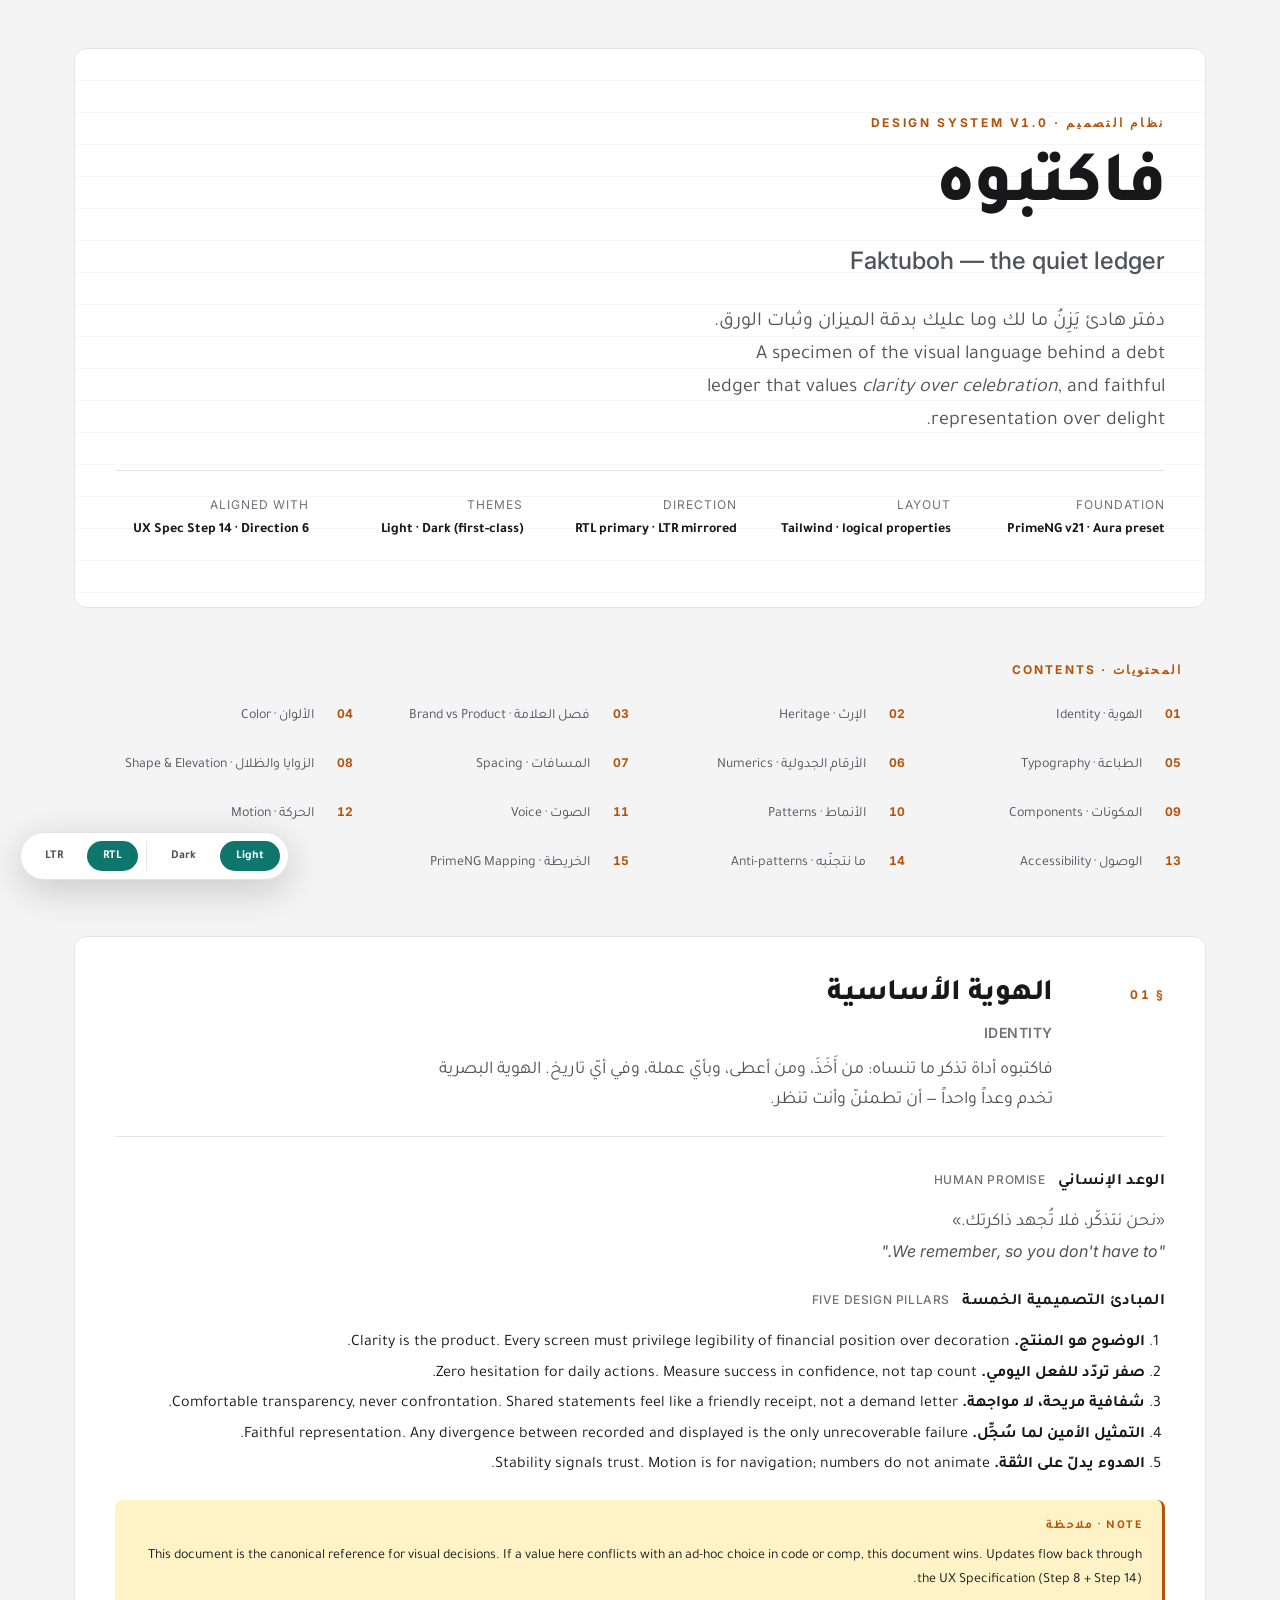
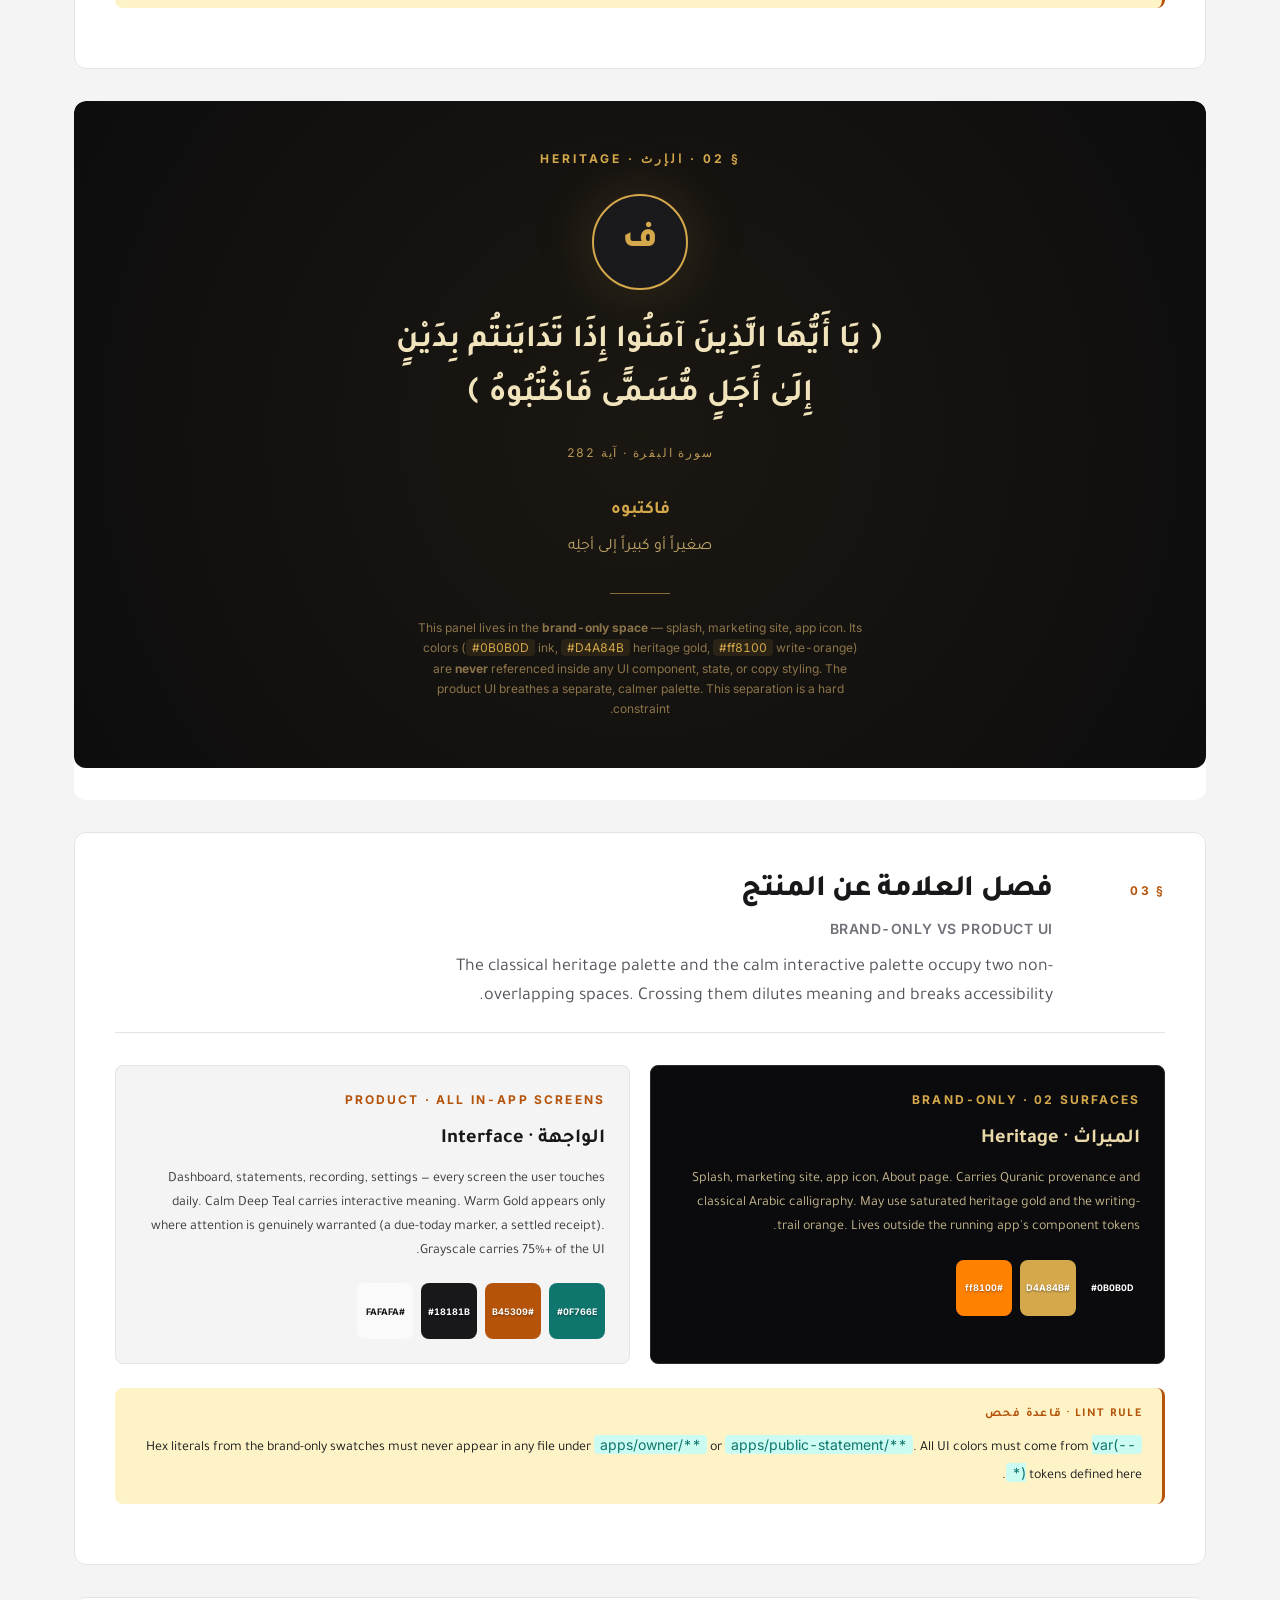
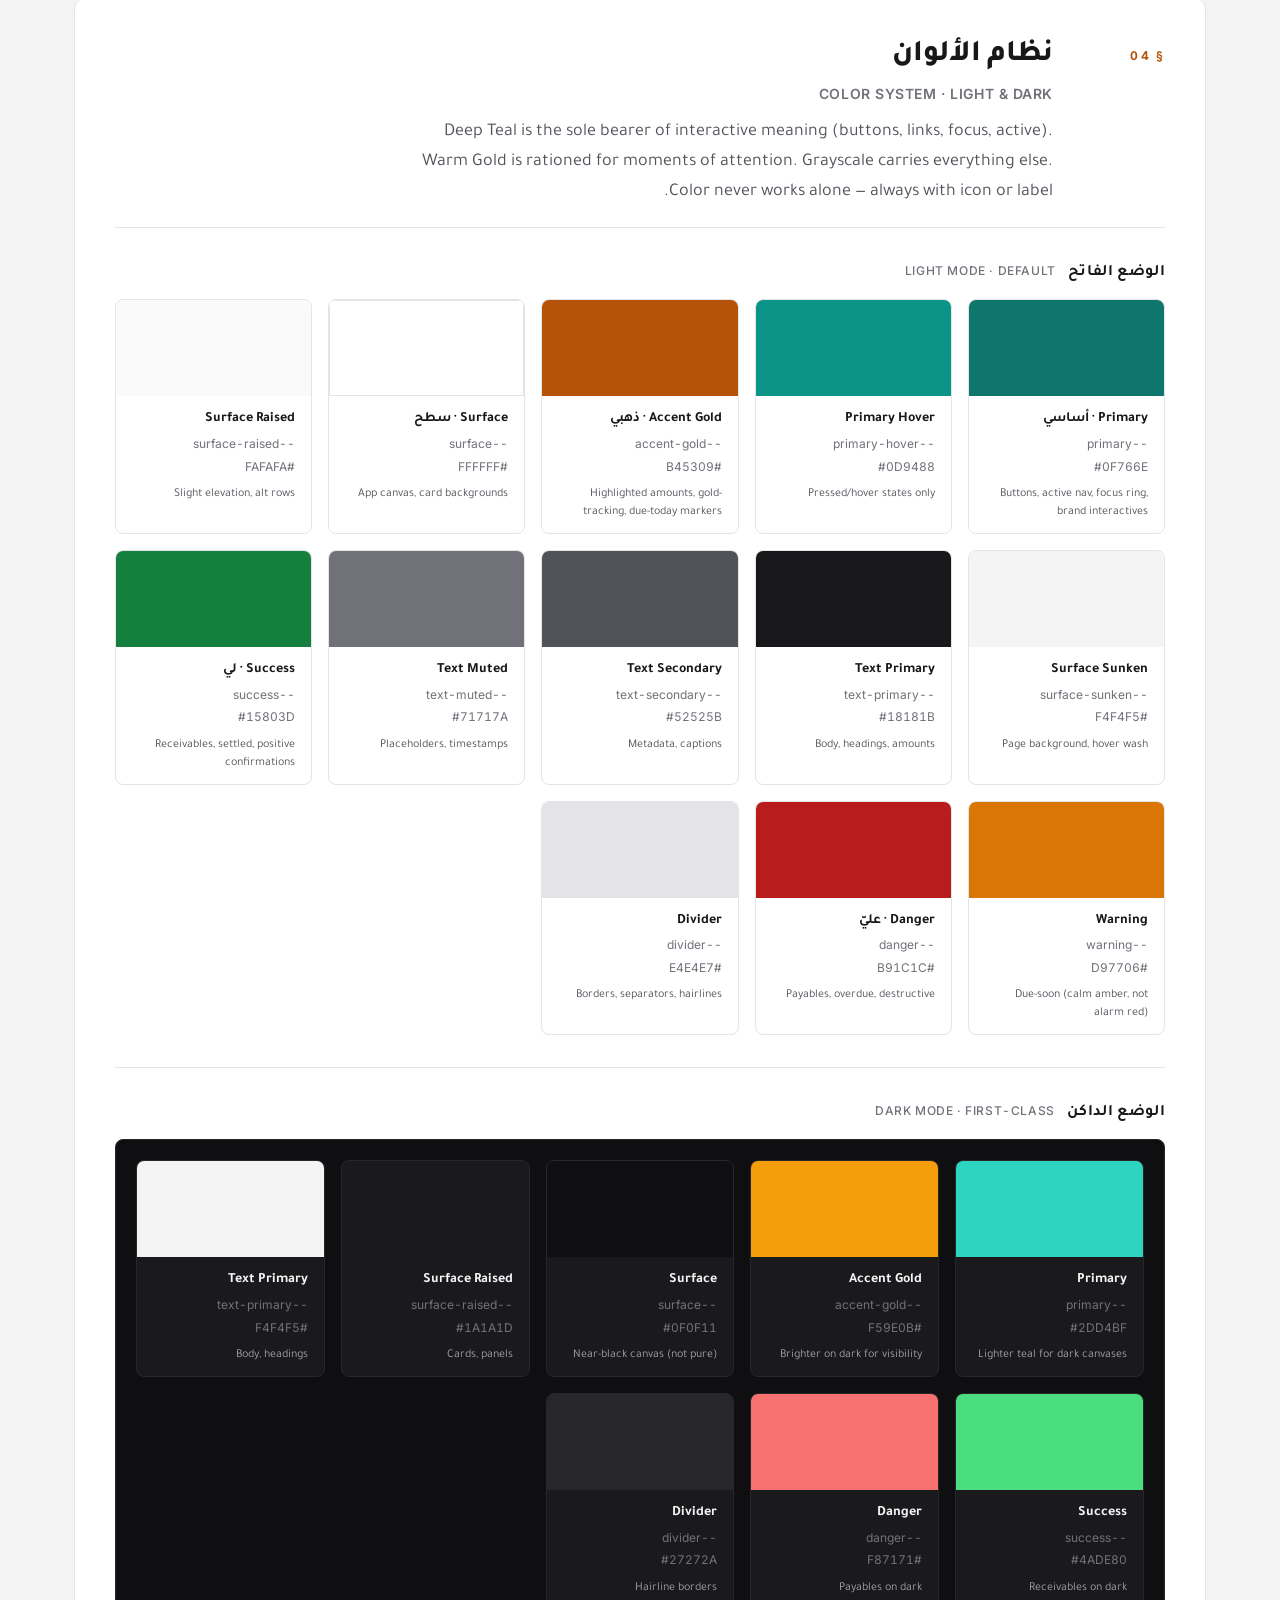
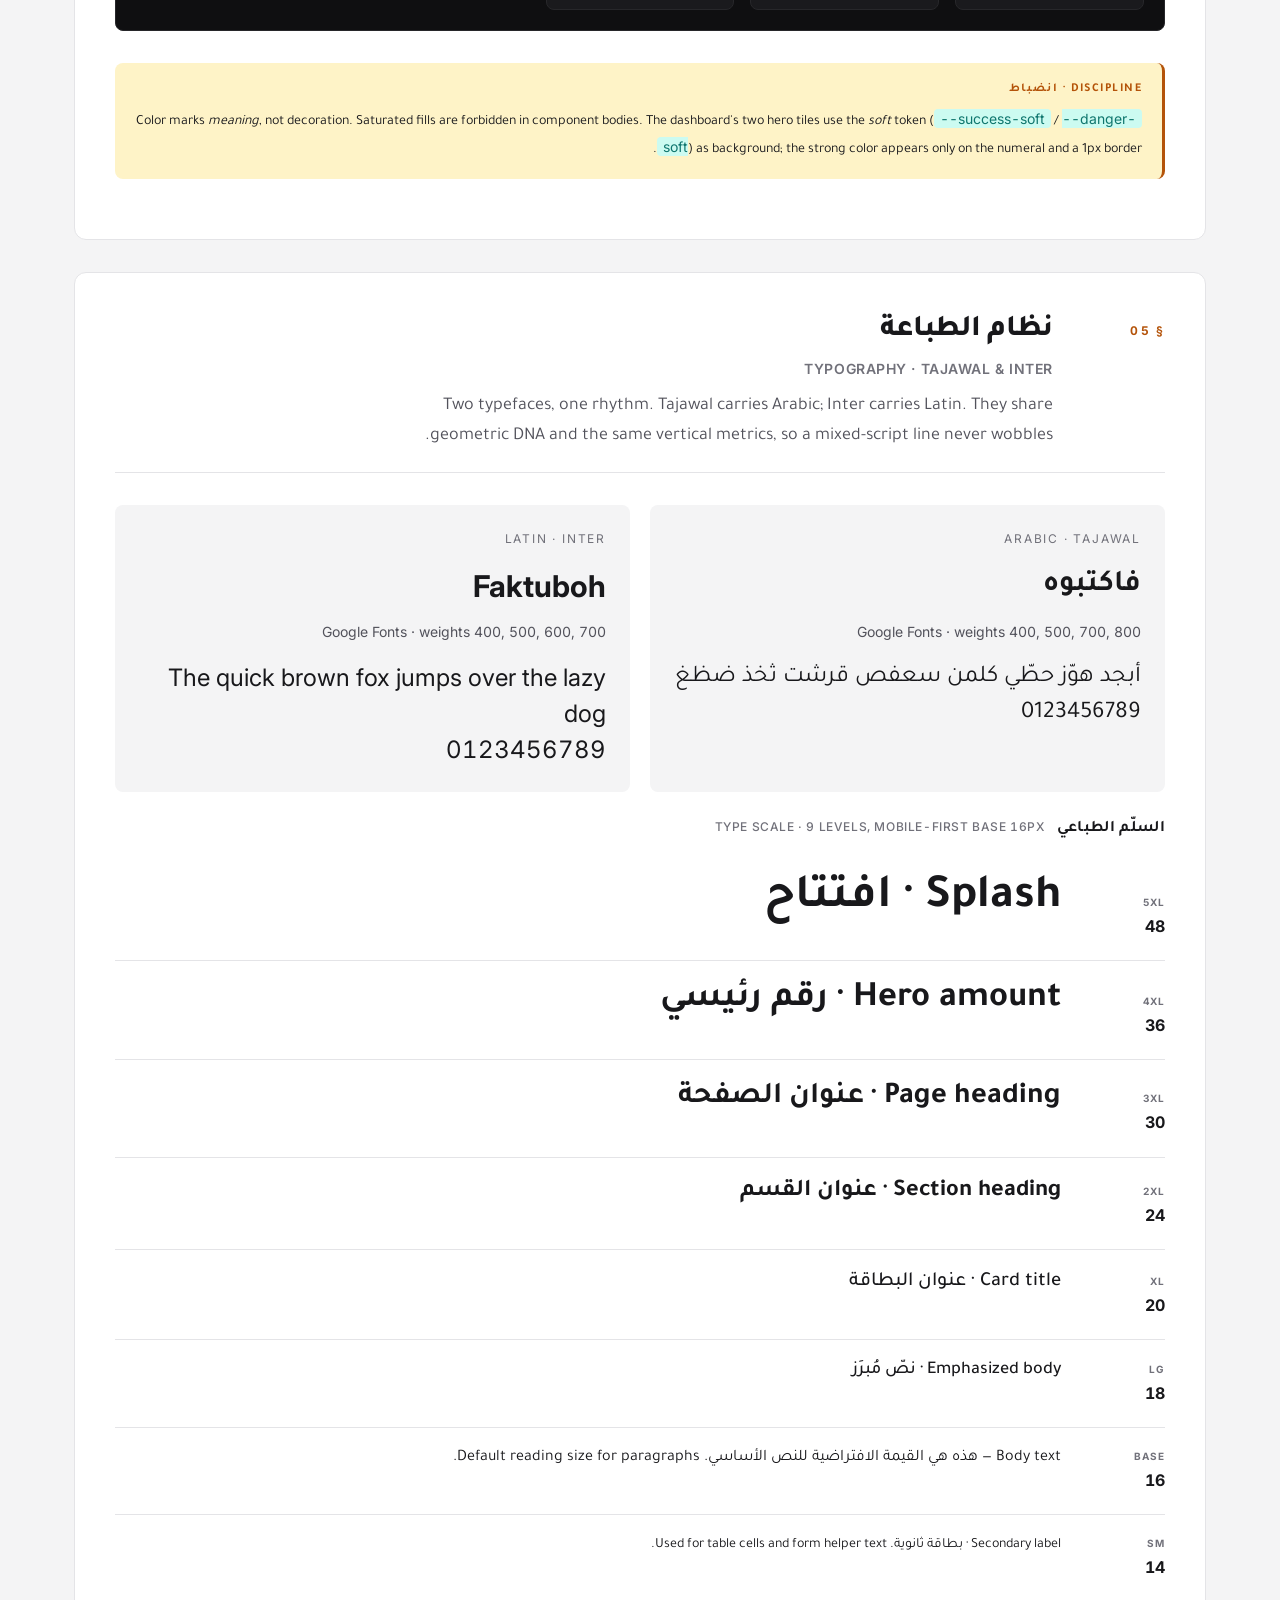
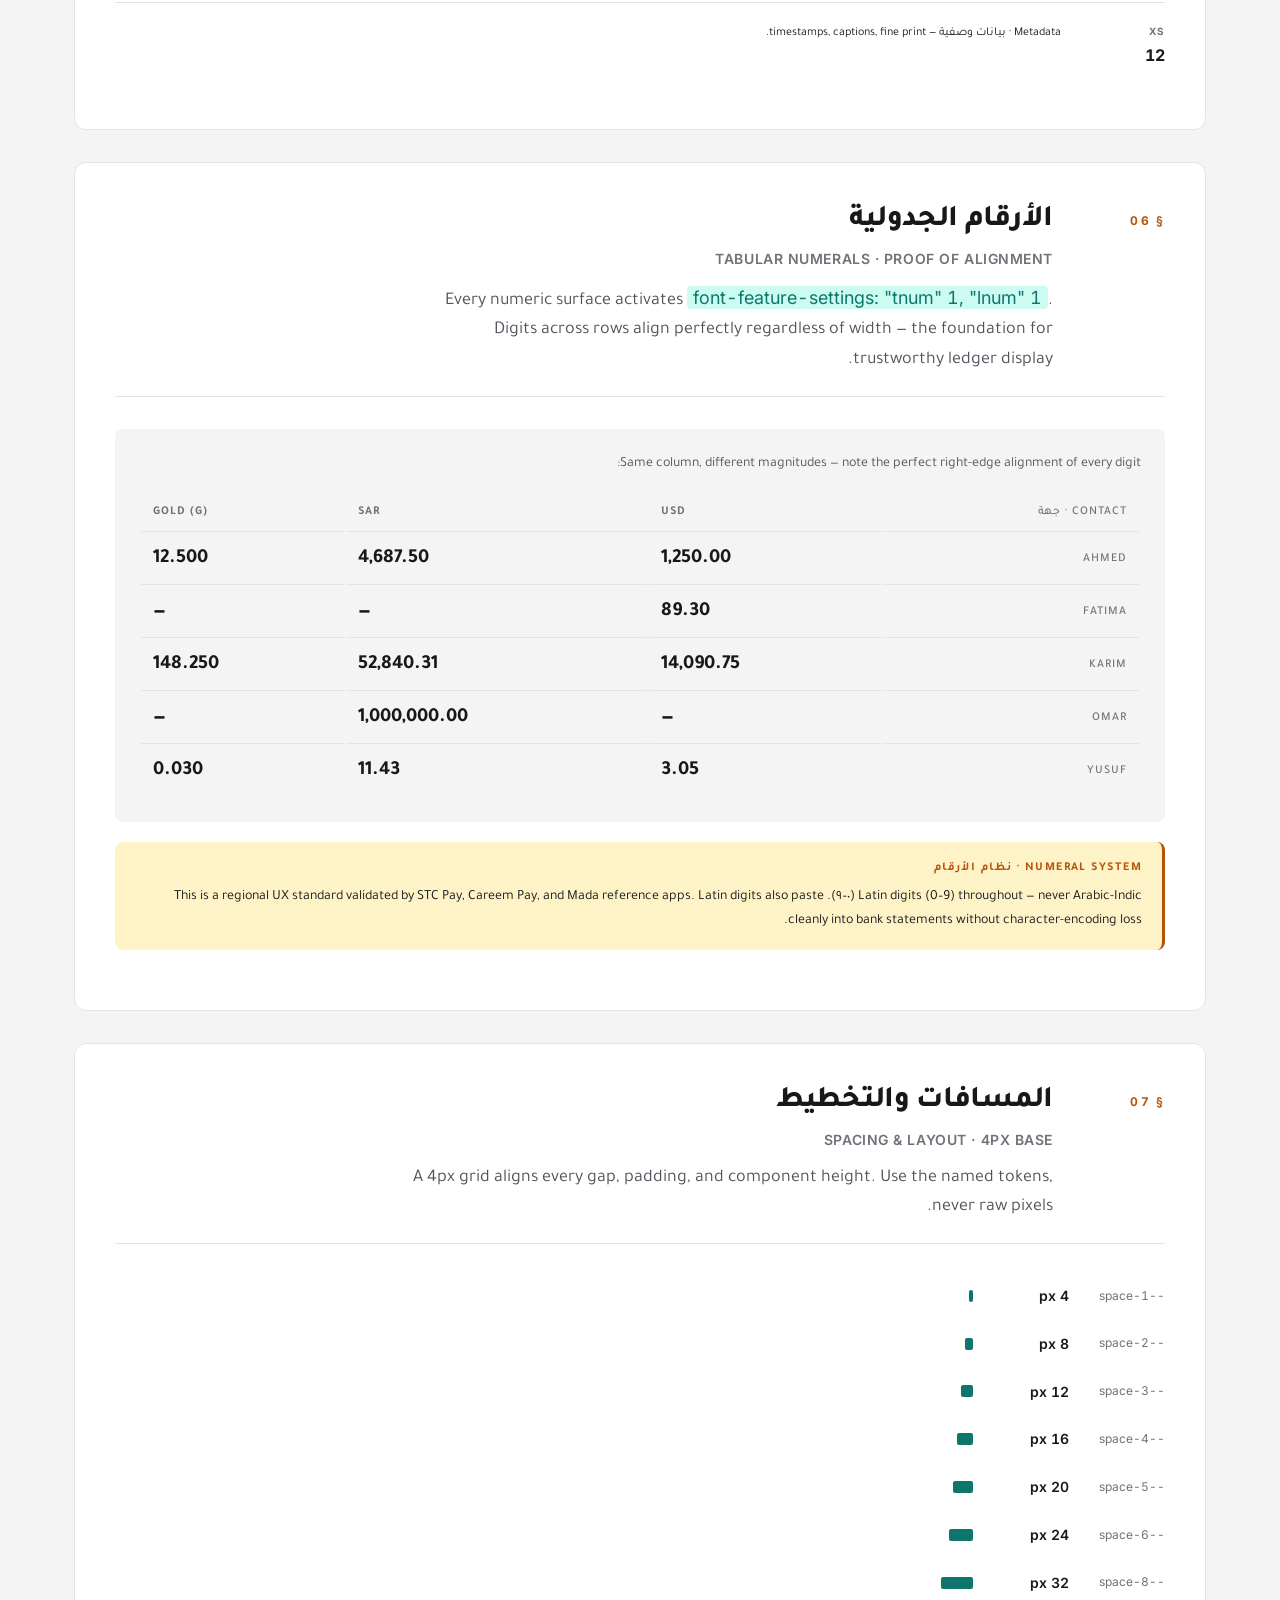
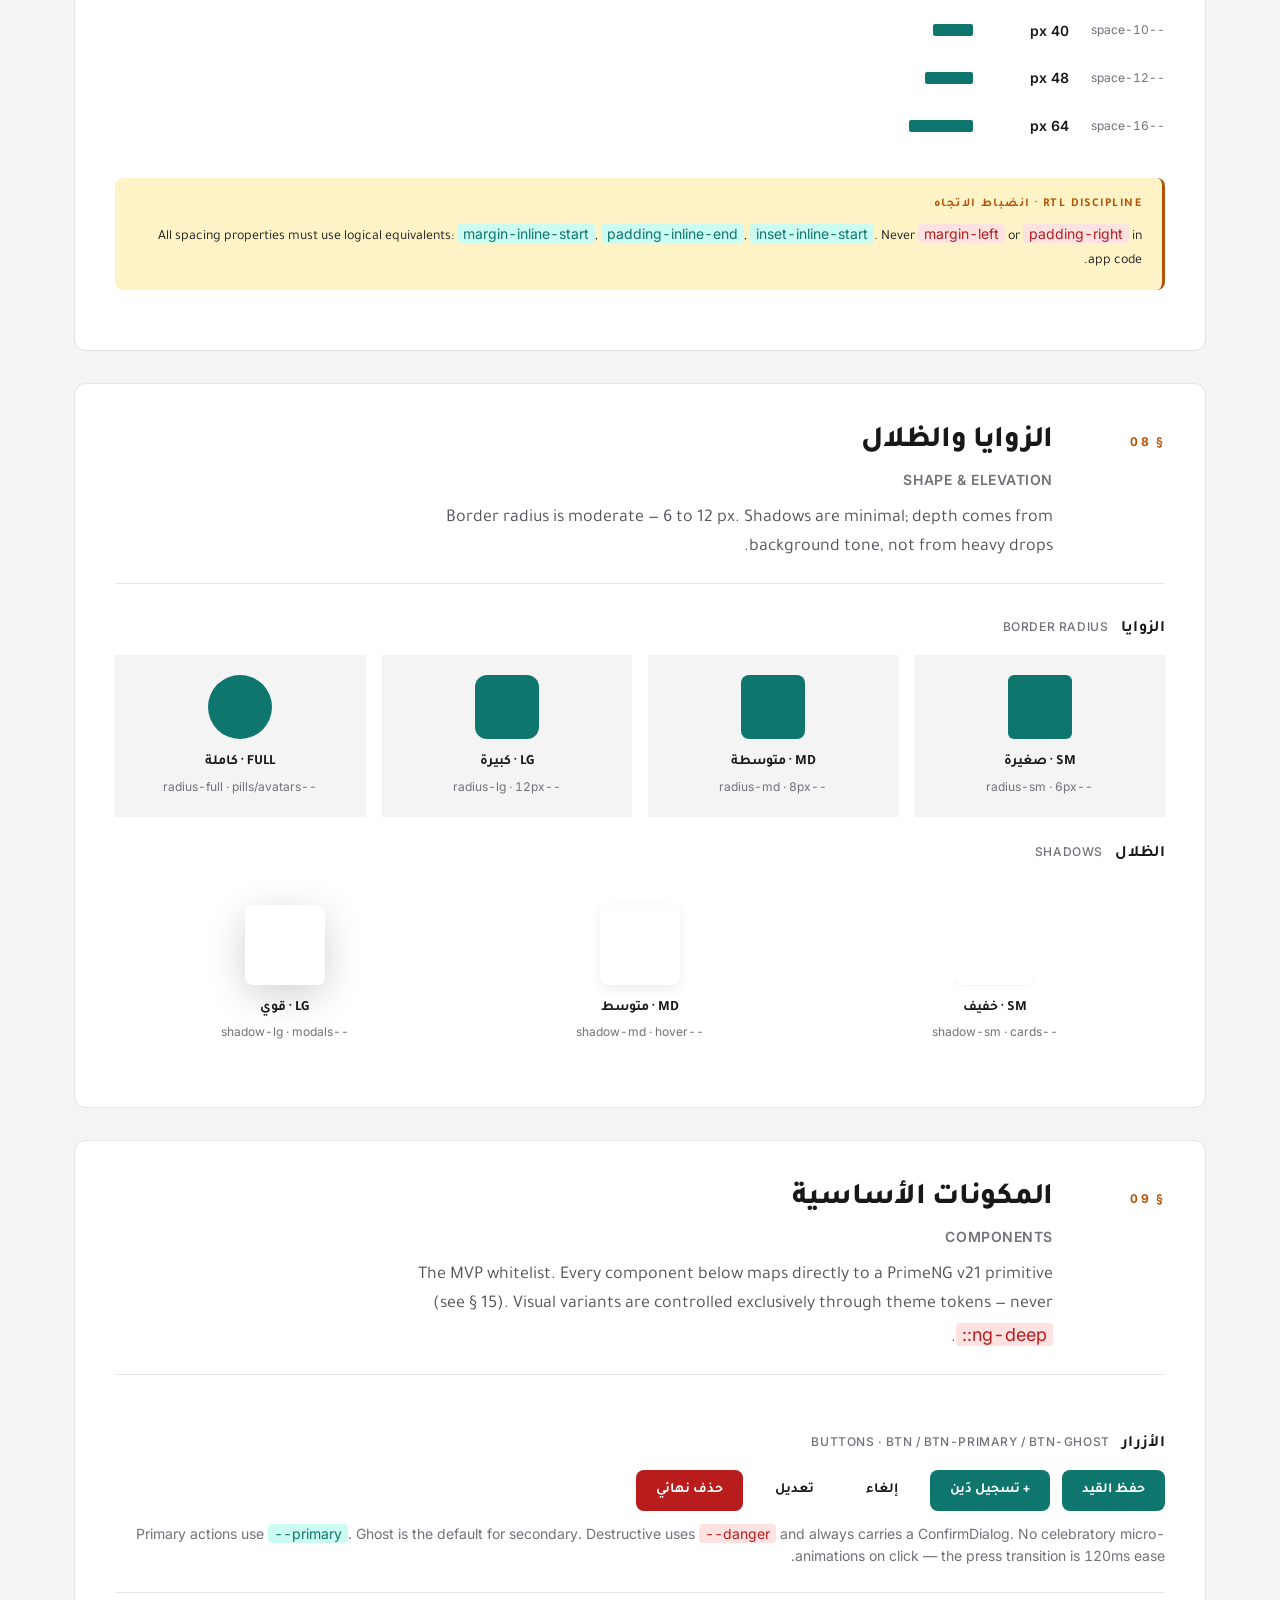
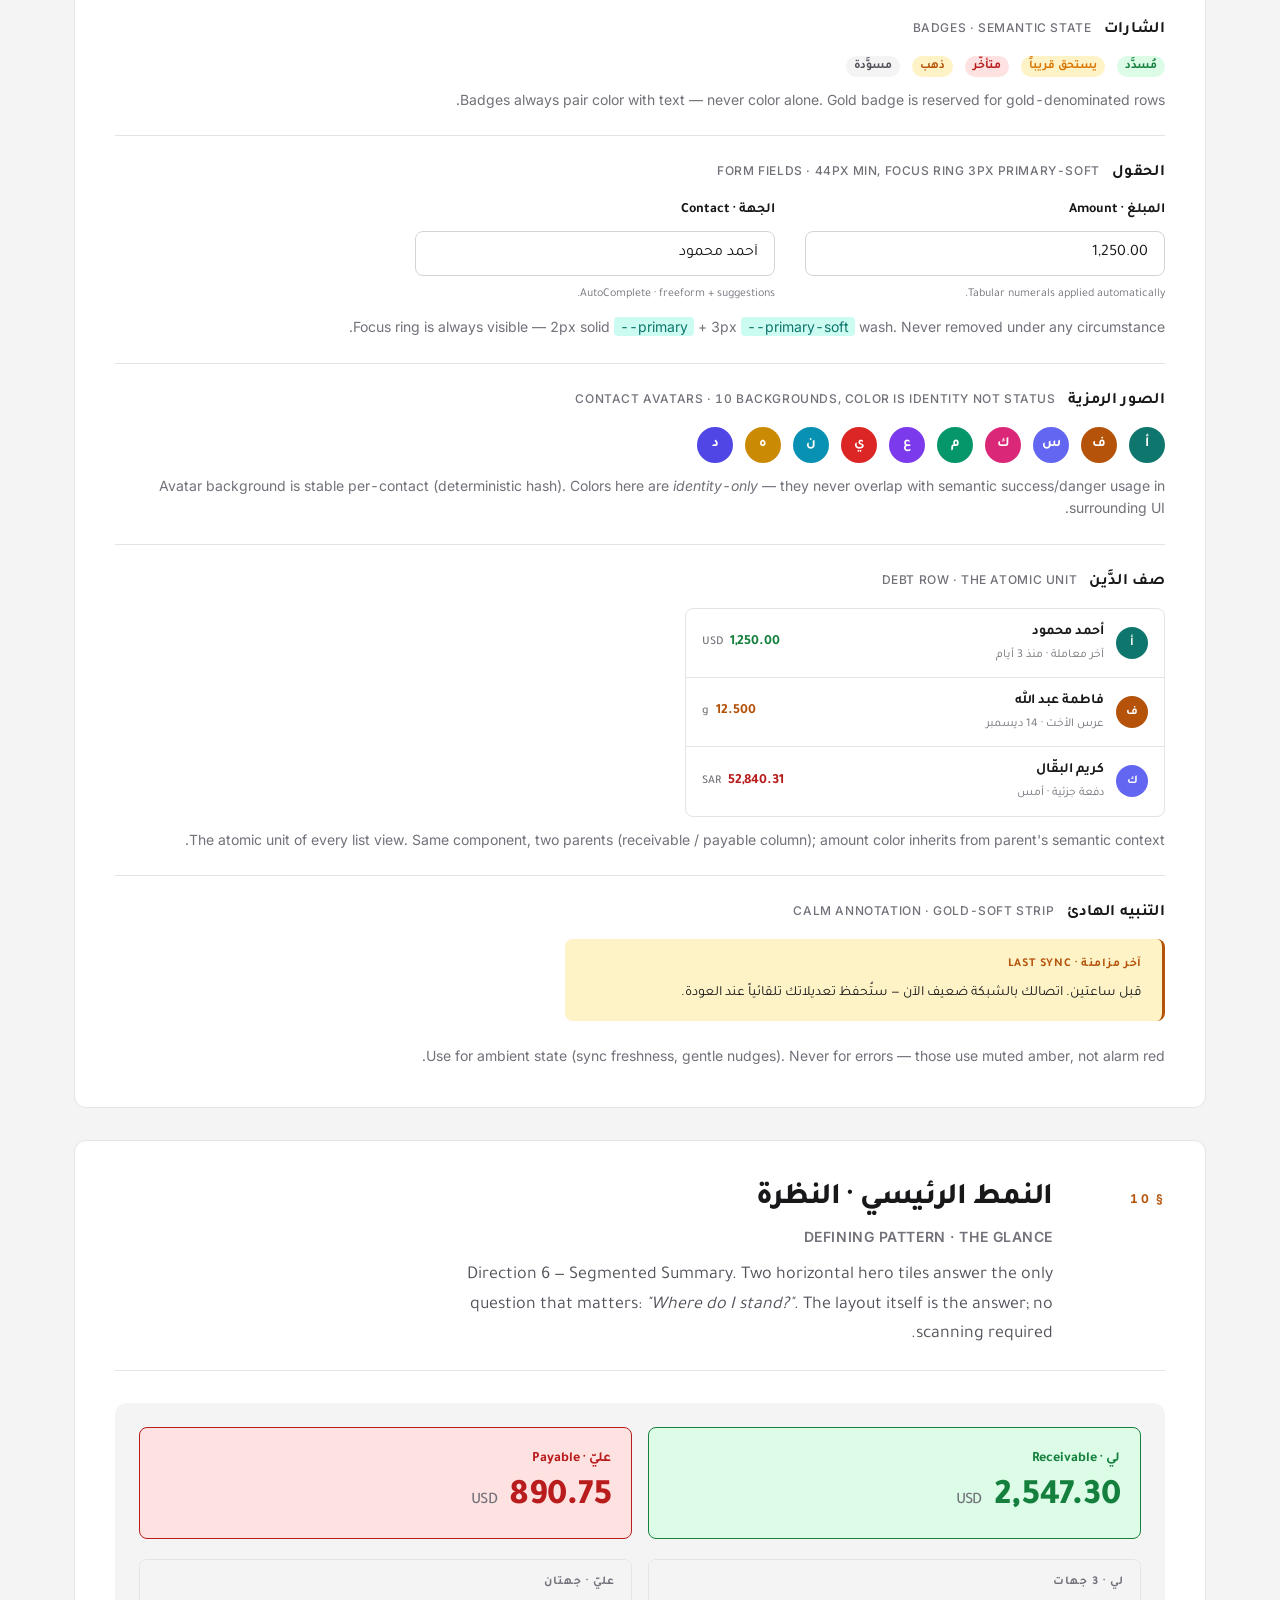
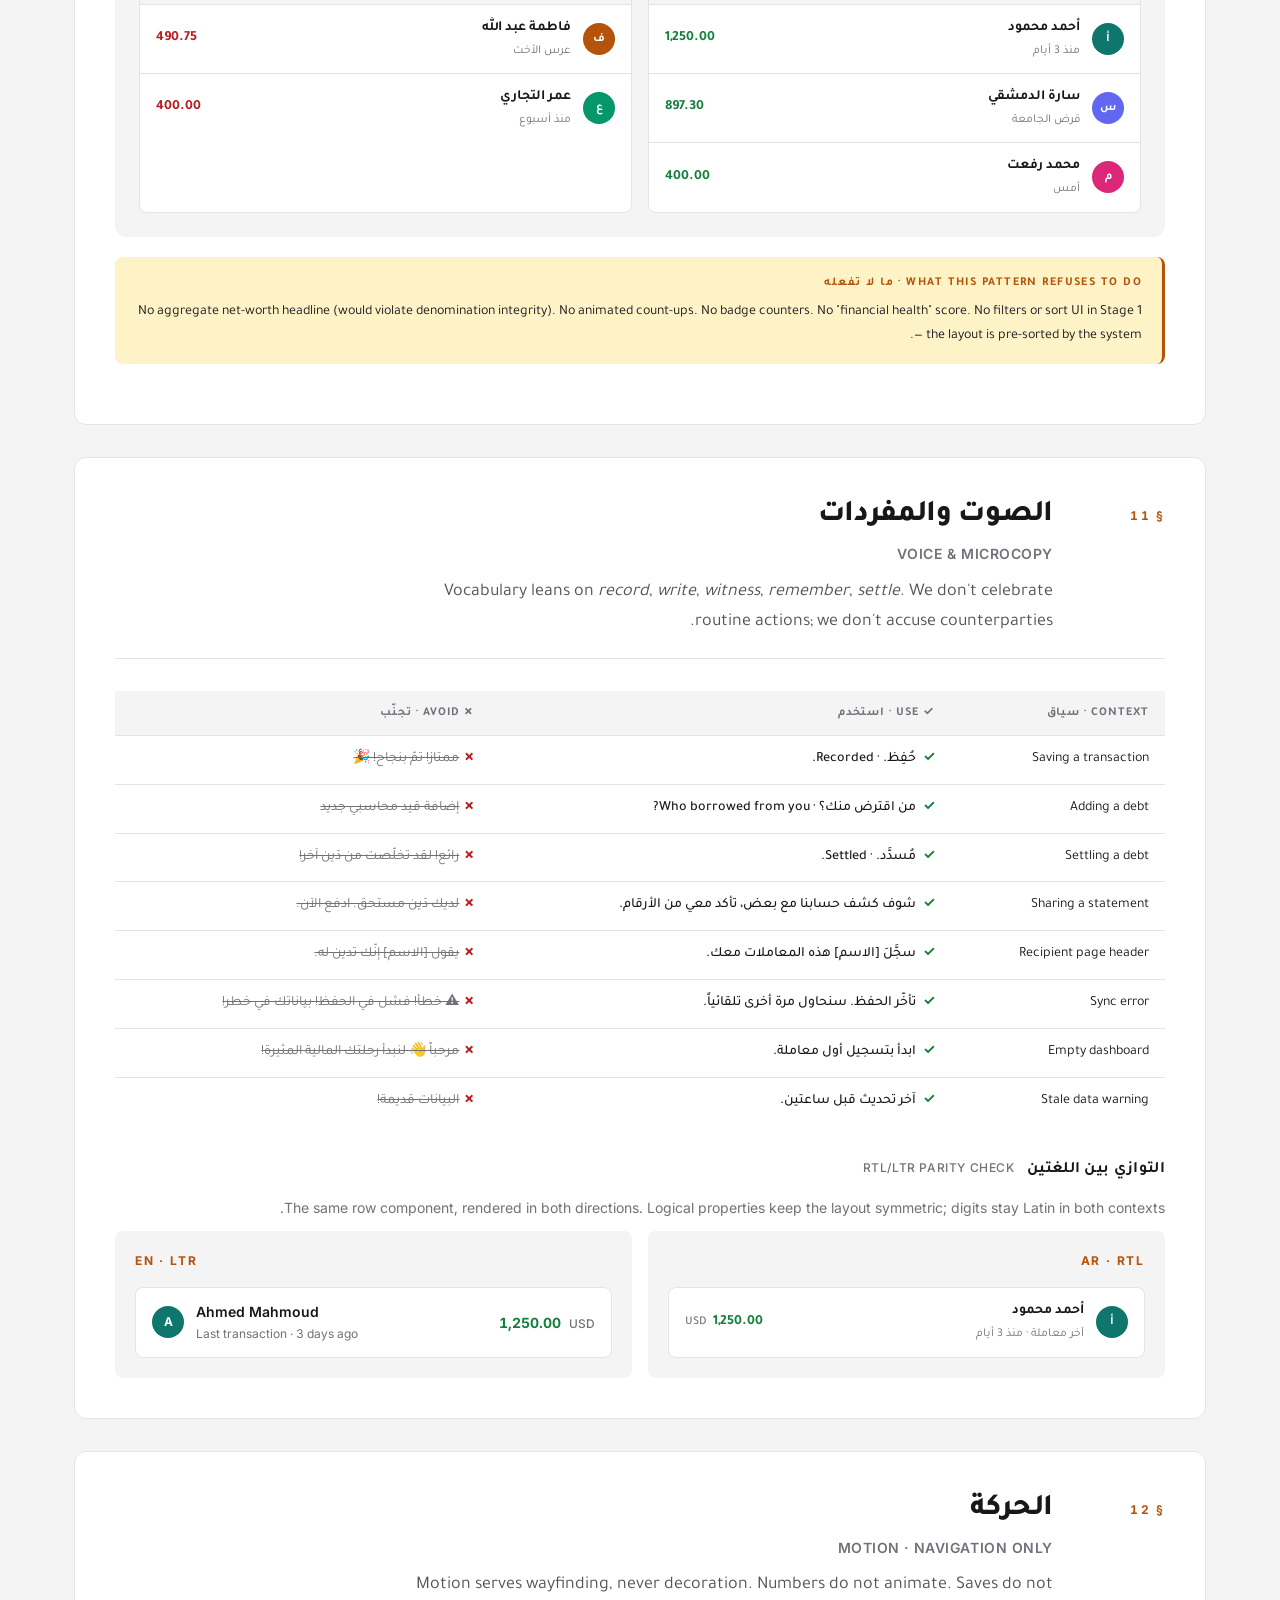
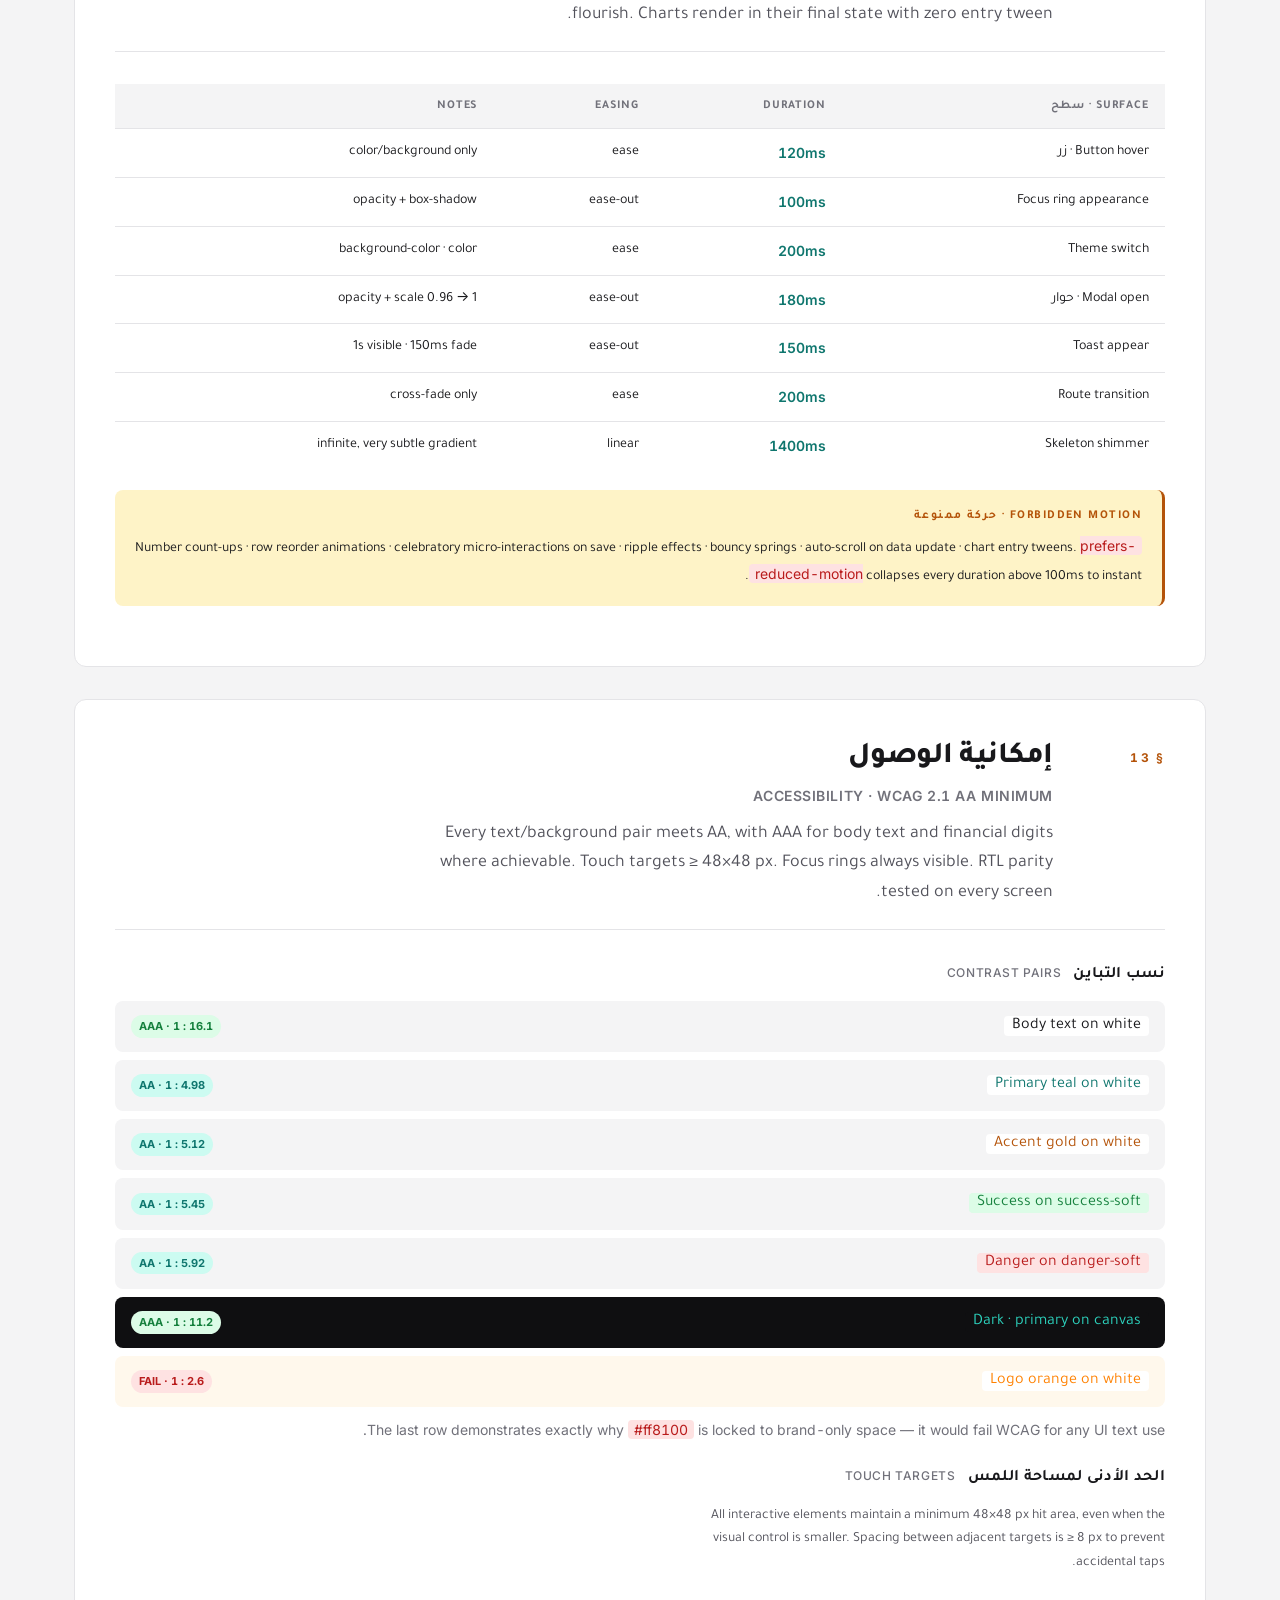
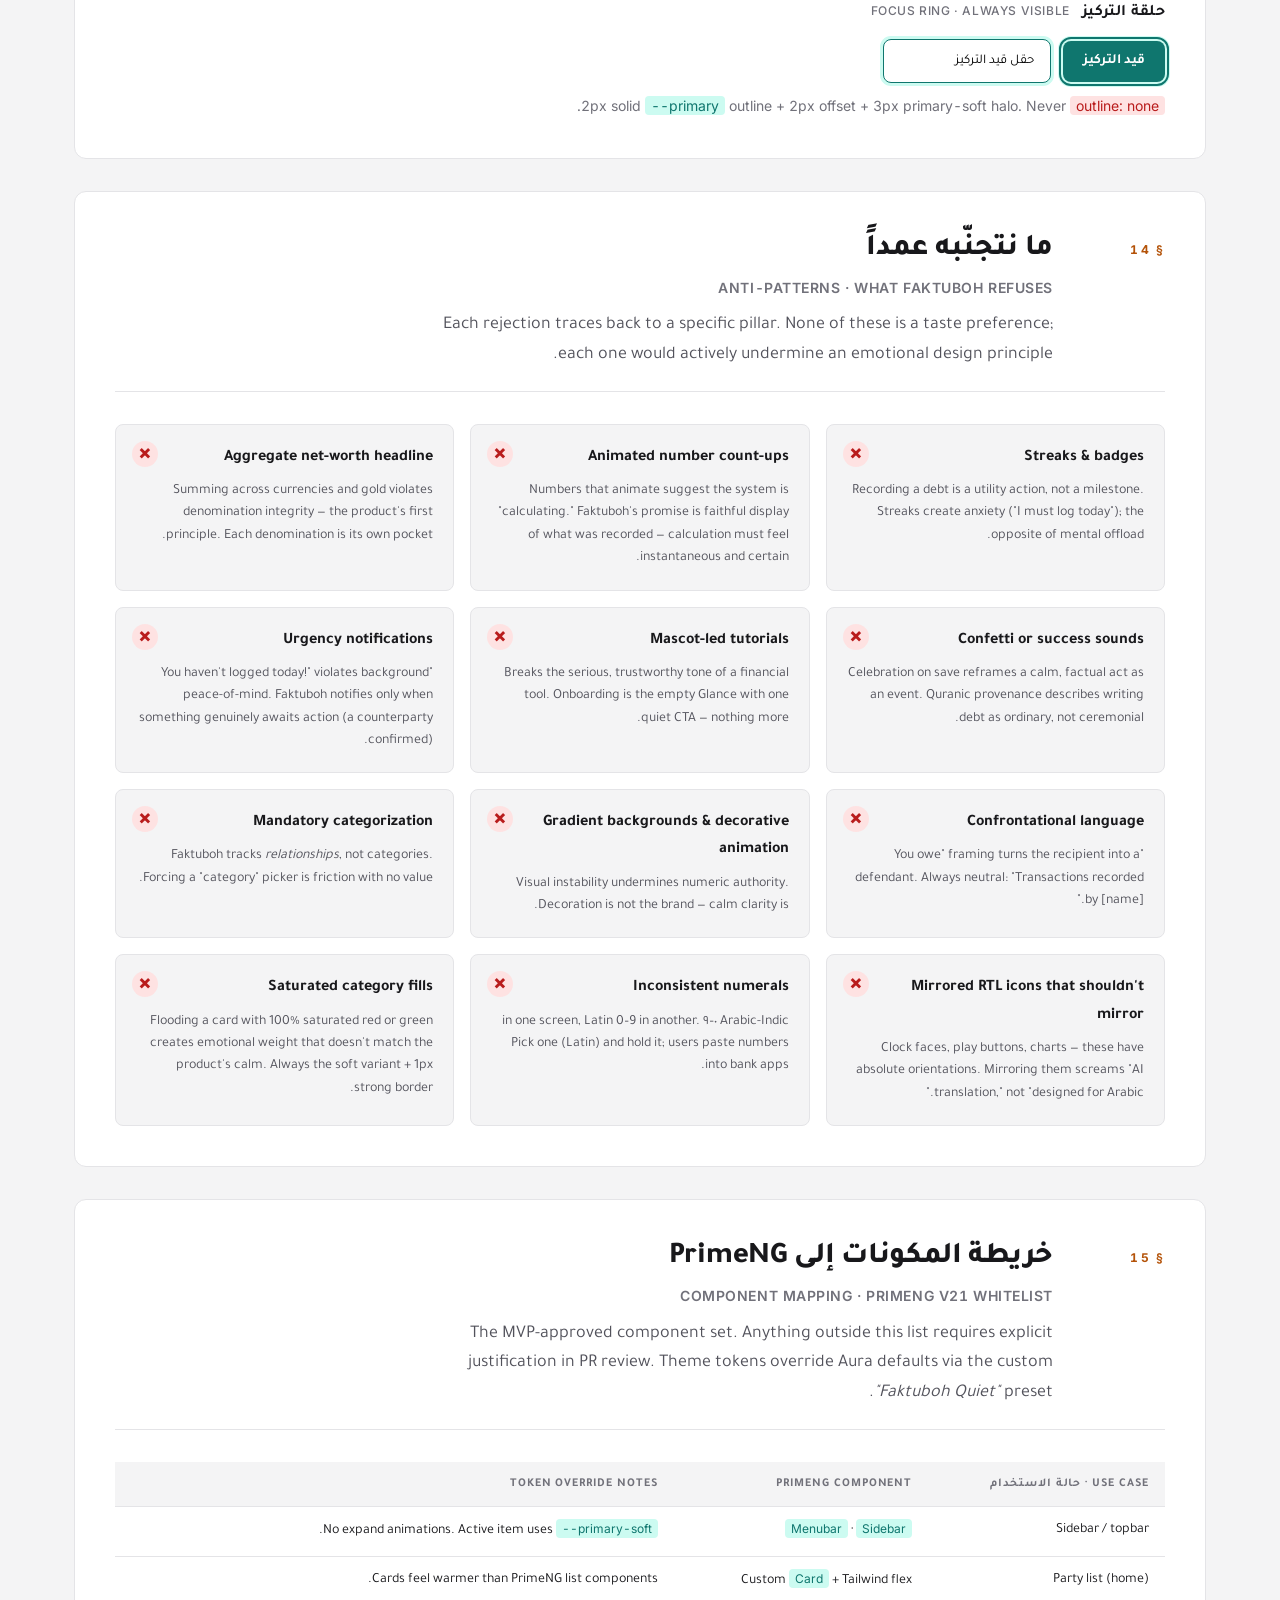
<file: _bmad-output/planning-artifacts/design-system/index.html>
<!DOCTYPE html>
<html lang="ar" dir="rtl" data-theme="light">
<head>
<meta charset="UTF-8">
<meta name="viewport" content="width=device-width, initial-scale=1.0">
<title>فاكتبوه — نظام التصميم · Faktuboh Design System</title>
<meta name="description" content="The canonical design-system specimen for Faktuboh. Tokens, typography, components, and patterns for the Quiet Utility ledger.">
<link rel="stylesheet" href="../ux-design-directions/styles.css">
<style>
  /* =========================================================
     SPECIMEN BOOK — Page-specific styles.
     The shared design tokens live in ../ux-design-directions/styles.css.
     This file adds only what the specimen page itself needs.
     ========================================================= */

  html, body {
    background: var(--surface-sunken);
  }

  body {
    font-family: 'Tajawal', 'Inter', sans-serif;
    line-height: 1.7;
    -webkit-font-smoothing: antialiased;
    color: var(--text-primary);
  }

  html[dir="ltr"] body {
    font-family: 'Inter', 'Tajawal', sans-serif;
  }

  /* ---------- Canvas / container ---------- */
  .book {
    max-width: 1180px;
    margin: 0 auto;
    padding: var(--space-12) var(--space-6) var(--space-16);
  }

  @media (max-width: 720px) {
    .book { padding: var(--space-8) var(--space-4) var(--space-10); }
  }

  /* ---------- Section frame ---------- */
  .section {
    background: var(--surface);
    border: 1px solid var(--divider);
    border-radius: var(--radius-lg);
    padding: var(--space-10) var(--space-10);
    margin-block-end: var(--space-8);
    position: relative;
  }

  @media (max-width: 720px) {
    .section { padding: var(--space-6) var(--space-5); }
  }

  .section + .section { margin-block-start: 0; }

  .section-head {
    display: grid;
    grid-template-columns: 88px 1fr;
    gap: var(--space-6);
    align-items: baseline;
    margin-block-end: var(--space-8);
    padding-block-end: var(--space-5);
    border-block-end: 1px solid var(--divider);
  }

  @media (max-width: 720px) {
    .section-head {
      grid-template-columns: 1fr;
      gap: var(--space-2);
    }
  }

  .section-num {
    font-family: 'Inter', monospace;
    font-size: var(--text-xs);
    font-weight: 700;
    color: var(--accent-gold);
    letter-spacing: 0.18em;
    text-transform: uppercase;
    line-height: 1;
    padding-block-start: 8px;
  }

  .section-title-ar {
    font-size: var(--text-3xl);
    font-weight: 800;
    color: var(--text-primary);
    letter-spacing: -0.01em;
    line-height: 1.2;
    margin-block-end: var(--space-2);
  }

  .section-title-en {
    font-family: 'Inter', sans-serif;
    font-size: var(--text-sm);
    font-weight: 600;
    color: var(--text-muted);
    letter-spacing: 0.04em;
    text-transform: uppercase;
  }

  .section-lede {
    font-size: var(--text-lg);
    color: var(--text-secondary);
    max-width: 64ch;
    margin-block-start: var(--space-3);
    line-height: 1.65;
  }

  /* ---------- Subheadings inside sections ---------- */
  .sub-h {
    font-size: var(--text-base);
    font-weight: 700;
    color: var(--text-primary);
    margin-block-end: var(--space-3);
    margin-block-start: var(--space-6);
    letter-spacing: 0.02em;
  }

  .sub-h:first-child { margin-block-start: 0; }

  .sub-h .en {
    font-family: 'Inter', sans-serif;
    font-size: var(--text-xs);
    color: var(--text-muted);
    font-weight: 500;
    margin-inline-start: var(--space-2);
    letter-spacing: 0.05em;
    text-transform: uppercase;
  }

  /* ---------- Cover ---------- */
  .cover {
    background: var(--surface);
    border: 1px solid var(--divider);
    border-radius: var(--radius-lg);
    padding: var(--space-16) var(--space-10);
    margin-block-end: var(--space-8);
    position: relative;
    overflow: hidden;
  }

  @media (max-width: 720px) {
    .cover { padding: var(--space-10) var(--space-5); }
  }

  .cover::before {
    /* faint hairline grid like a writer's notebook */
    content: '';
    position: absolute;
    inset: 0;
    background-image:
      linear-gradient(to bottom, transparent 31px, var(--divider) 31px, var(--divider) 32px, transparent 32px);
    background-size: 100% 32px;
    opacity: 0.35;
    pointer-events: none;
  }

  .cover-eyebrow {
    font-family: 'Inter', monospace;
    font-size: var(--text-xs);
    font-weight: 700;
    color: var(--accent-gold);
    letter-spacing: 0.22em;
    text-transform: uppercase;
    margin-block-end: var(--space-5);
    position: relative;
  }

  .cover-title {
    font-size: clamp(40px, 8vw, 72px);
    font-weight: 800;
    line-height: 1.05;
    color: var(--text-primary);
    letter-spacing: -0.025em;
    margin-block-end: var(--space-3);
    position: relative;
  }

  .cover-title-en {
    font-family: 'Inter', sans-serif;
    font-size: var(--text-2xl);
    color: var(--text-secondary);
    font-weight: 500;
    letter-spacing: 0;
    margin-block-end: var(--space-6);
    position: relative;
  }

  .cover-tag {
    font-size: var(--text-xl);
    color: var(--text-secondary);
    max-width: 42ch;
    line-height: 1.65;
    position: relative;
    margin-block-end: var(--space-8);
  }

  .cover-meta {
    display: grid;
    grid-template-columns: repeat(auto-fit, minmax(180px, 1fr));
    gap: var(--space-5);
    padding-block-start: var(--space-6);
    border-block-start: 1px solid var(--divider);
    position: relative;
  }

  .cover-meta-item .label {
    font-family: 'Inter', sans-serif;
    font-size: var(--text-xs);
    color: var(--text-muted);
    text-transform: uppercase;
    letter-spacing: 0.08em;
    margin-block-end: var(--space-1);
  }

  .cover-meta-item .value {
    font-size: var(--text-sm);
    font-weight: 600;
    color: var(--text-primary);
  }

  /* ---------- Heritage panel (BRAND-ONLY space) ---------- */
  .heritage {
    background: var(--brand-ink);
    color: #E9D9A8;
    padding: var(--space-12) var(--space-10);
    border-radius: var(--radius-lg);
    margin-block-end: var(--space-8);
    position: relative;
    overflow: hidden;
    text-align: center;
  }

  @media (max-width: 720px) {
    .heritage { padding: var(--space-8) var(--space-5); }
  }

  .heritage::before {
    /* faint radial gold glow */
    content: '';
    position: absolute;
    inset: -50%;
    background: radial-gradient(circle at center, rgba(212, 168, 75, 0.08), transparent 60%);
    pointer-events: none;
  }

  .heritage-eyebrow {
    font-family: 'Inter', monospace;
    font-size: var(--text-xs);
    font-weight: 700;
    color: #D4A84B;
    letter-spacing: 0.25em;
    text-transform: uppercase;
    margin-block-end: var(--space-6);
    position: relative;
  }

  .heritage-mark {
    width: 96px; height: 96px;
    border-radius: var(--radius-full);
    background: #1a1a1d;
    border: 2px solid #D4A84B;
    color: #D4A84B;
    display: grid;
    place-items: center;
    margin: 0 auto var(--space-6);
    font-size: var(--text-4xl);
    font-weight: 800;
    position: relative;
    box-shadow: 0 0 60px rgba(212, 168, 75, 0.18);
  }

  .heritage-quote {
    font-size: clamp(22px, 3.4vw, 32px);
    font-weight: 600;
    color: #F1E4BC;
    line-height: 1.7;
    max-width: 28ch;
    margin: 0 auto var(--space-5);
    position: relative;
    letter-spacing: 0.005em;
  }

  .heritage-cite {
    font-family: 'Inter', sans-serif;
    font-size: var(--text-xs);
    color: #B89656;
    letter-spacing: 0.15em;
    text-transform: uppercase;
    margin-block-end: var(--space-8);
    position: relative;
  }

  .heritage-name {
    font-size: var(--text-lg);
    color: #D4A84B;
    font-weight: 700;
    margin-block-end: var(--space-2);
    position: relative;
  }

  .heritage-tag {
    font-size: var(--text-base);
    color: #C0A668;
    position: relative;
    margin-block-end: var(--space-8);
  }

  .heritage-rule {
    width: 60px;
    height: 1px;
    background: #D4A84B;
    margin: 0 auto var(--space-6);
    opacity: 0.6;
    position: relative;
  }

  .heritage-disclaimer {
    font-family: 'Inter', sans-serif;
    font-size: var(--text-xs);
    color: #8B7449;
    max-width: 56ch;
    margin: 0 auto;
    line-height: 1.7;
    position: relative;
    text-align: center;
  }

  .heritage-disclaimer code {
    font-family: 'Inter', monospace;
    background: rgba(212, 168, 75, 0.1);
    padding: 1px 6px;
    border-radius: 4px;
    color: #D4A84B;
  }

  /* ---------- Brand vs Product separation ---------- */
  .separation {
    display: grid;
    grid-template-columns: 1fr 1fr;
    gap: var(--space-5);
  }

  @media (max-width: 720px) {
    .separation { grid-template-columns: 1fr; }
  }

  .sep-card {
    border-radius: var(--radius-md);
    padding: var(--space-6);
    border: 1px solid var(--divider);
  }

  .sep-card.brand {
    background: var(--brand-ink);
    color: #E9D9A8;
    border-color: #2a2a2d;
  }

  .sep-card.product {
    background: var(--surface-sunken);
    color: var(--text-primary);
  }

  .sep-card .label {
    font-family: 'Inter', monospace;
    font-size: var(--text-xs);
    font-weight: 700;
    letter-spacing: 0.18em;
    text-transform: uppercase;
    margin-block-end: var(--space-3);
  }

  .sep-card.brand .label { color: #D4A84B; }
  .sep-card.product .label { color: var(--accent-gold); }

  .sep-card h4 {
    font-size: var(--text-xl);
    font-weight: 700;
    margin-block-end: var(--space-3);
  }

  .sep-card p {
    font-size: var(--text-sm);
    line-height: 1.7;
    color: inherit;
    opacity: 0.85;
  }

  .sep-swatches {
    display: flex;
    gap: var(--space-2);
    margin-block-start: var(--space-5);
  }

  .sep-swatch {
    width: 56px; height: 56px;
    border-radius: var(--radius-md);
    display: grid;
    place-items: center;
    font-family: 'Inter', monospace;
    font-size: 9px;
    font-weight: 700;
    color: #fff;
    text-shadow: 0 1px 2px rgba(0,0,0,0.4);
  }

  /* ---------- Color tokens ---------- */
  .color-mode {
    margin-block-end: var(--space-8);
  }

  .color-mode + .color-mode {
    margin-block-start: var(--space-8);
    padding-block-start: var(--space-8);
    border-block-start: 1px solid var(--divider);
  }

  .swatch-grid {
    display: grid;
    grid-template-columns: repeat(auto-fill, minmax(180px, 1fr));
    gap: var(--space-4);
  }

  .swatch {
    border: 1px solid var(--divider);
    border-radius: var(--radius-md);
    overflow: hidden;
    background: var(--surface);
  }

  .swatch-color {
    height: 96px;
    position: relative;
  }

  .swatch-meta {
    padding: var(--space-3) var(--space-4);
  }

  .swatch-name {
    font-size: var(--text-sm);
    font-weight: 700;
    color: var(--text-primary);
  }

  .swatch-token {
    font-family: 'Inter', monospace;
    font-size: var(--text-xs);
    color: var(--text-muted);
    margin-block-start: 2px;
  }

  .swatch-hex {
    font-family: 'Inter', monospace;
    font-size: var(--text-xs);
    color: var(--text-muted);
    margin-block-start: 2px;
    font-variant-numeric: tabular-nums;
  }

  .swatch-role {
    font-size: var(--text-xs);
    color: var(--text-secondary);
    margin-block-start: var(--space-2);
    line-height: 1.5;
  }

  /* dark mode preview frame */
  .preview-dark {
    background: #0F0F11;
    border-radius: var(--radius-md);
    padding: var(--space-5);
    border: 1px solid #27272A;
  }

  .preview-dark .swatch {
    background: #1A1A1D;
    border-color: #27272A;
  }
  .preview-dark .swatch-name { color: #F4F4F5; }
  .preview-dark .swatch-token, .preview-dark .swatch-hex { color: #71717A; }
  .preview-dark .swatch-role { color: #A1A1AA; }

  /* ---------- Typography specimen ---------- */
  .specimen-row {
    padding: var(--space-5) 0;
    border-block-end: 1px solid var(--divider);
    display: grid;
    grid-template-columns: 80px 1fr;
    gap: var(--space-6);
    align-items: baseline;
  }

  .specimen-row:last-child { border-block-end: none; }

  .specimen-label {
    font-family: 'Inter', monospace;
    font-size: 10px;
    font-weight: 700;
    color: var(--text-muted);
    letter-spacing: 0.1em;
    text-transform: uppercase;
  }

  .specimen-label .num {
    display: block;
    font-size: var(--text-base);
    color: var(--text-primary);
    font-variant-numeric: tabular-nums;
    letter-spacing: 0;
    text-transform: none;
    margin-block-start: 2px;
  }

  .specimen-text {
    color: var(--text-primary);
    line-height: 1.2;
  }

  .display-script {
    font-family: 'Tajawal', sans-serif;
  }

  .display-latin {
    font-family: 'Inter', sans-serif;
  }

  /* tabular numerals proof grid */
  .tnum-proof {
    background: var(--surface-sunken);
    border-radius: var(--radius-md);
    padding: var(--space-6);
    margin-block-start: var(--space-6);
  }

  .tnum-proof-title {
    font-size: var(--text-sm);
    color: var(--text-secondary);
    margin-block-end: var(--space-4);
  }

  .tnum-proof table {
    width: 100%;
    font-variant-numeric: tabular-nums lining-nums;
    font-feature-settings: "tnum" 1, "lnum" 1;
    font-size: var(--text-xl);
    font-weight: 600;
  }

  .tnum-proof th, .tnum-proof td {
    padding: var(--space-2) var(--space-3);
    text-align: end;
  }

  .tnum-proof th {
    font-size: var(--text-xs);
    font-weight: 600;
    color: var(--text-muted);
    text-transform: uppercase;
    letter-spacing: 0.08em;
    border-block-end: 1px solid var(--divider);
  }

  .tnum-proof th:first-child, .tnum-proof td:first-child {
    text-align: start;
    color: var(--text-muted);
    font-size: var(--text-xs);
    font-weight: 500;
    text-transform: uppercase;
    letter-spacing: 0.08em;
  }

  .tnum-proof td {
    color: var(--text-primary);
    border-block-end: 1px solid var(--divider);
  }

  .tnum-proof tr:last-child td { border-block-end: none; }

  /* font-pair card */
  .pair-card {
    display: grid;
    grid-template-columns: 1fr 1fr;
    gap: var(--space-5);
    margin-block-end: var(--space-6);
  }

  @media (max-width: 720px) { .pair-card { grid-template-columns: 1fr; } }

  .pair {
    background: var(--surface-sunken);
    border-radius: var(--radius-md);
    padding: var(--space-6);
  }

  .pair-eyebrow {
    font-family: 'Inter', monospace;
    font-size: var(--text-xs);
    color: var(--text-muted);
    letter-spacing: 0.15em;
    text-transform: uppercase;
    margin-block-end: var(--space-3);
  }

  .pair-name {
    font-size: var(--text-3xl);
    font-weight: 700;
    margin-block-end: var(--space-2);
  }

  .pair-meta {
    font-family: 'Inter', sans-serif;
    font-size: var(--text-sm);
    color: var(--text-secondary);
    margin-block-end: var(--space-4);
  }

  .pair-sample {
    font-size: var(--text-2xl);
    line-height: 1.5;
    color: var(--text-primary);
  }

  /* ---------- Spacing ruler ---------- */
  .spacing-ruler {
    display: flex;
    flex-direction: column;
    gap: var(--space-2);
  }

  .ruler-row {
    display: grid;
    grid-template-columns: 80px 80px 1fr;
    align-items: center;
    gap: var(--space-4);
    padding: var(--space-2) 0;
  }

  .ruler-token {
    font-family: 'Inter', monospace;
    font-size: var(--text-xs);
    color: var(--text-muted);
    font-variant-numeric: tabular-nums;
  }

  .ruler-px {
    font-family: 'Inter', monospace;
    font-size: var(--text-sm);
    color: var(--text-primary);
    font-weight: 600;
    font-variant-numeric: tabular-nums;
  }

  .ruler-bar {
    height: 12px;
    background: var(--primary);
    border-radius: 2px;
  }

  /* ---------- Radii / Shadows ---------- */
  .specimen-grid {
    display: grid;
    grid-template-columns: repeat(auto-fit, minmax(140px, 1fr));
    gap: var(--space-4);
  }

  .radius-card, .shadow-card {
    background: var(--surface-sunken);
    padding: var(--space-5);
    text-align: center;
  }

  .radius-block {
    width: 64px;
    height: 64px;
    background: var(--primary);
    margin: 0 auto var(--space-3);
  }

  .shadow-card {
    background: transparent;
    padding: var(--space-6);
  }

  .shadow-block {
    width: 80px;
    height: 80px;
    background: var(--surface);
    border-radius: var(--radius-md);
    margin: 0 auto var(--space-3);
  }

  .specimen-name {
    font-size: var(--text-sm);
    font-weight: 600;
    color: var(--text-primary);
  }

  .specimen-code {
    font-family: 'Inter', monospace;
    font-size: var(--text-xs);
    color: var(--text-muted);
    font-variant-numeric: tabular-nums;
    margin-block-start: 2px;
  }

  /* ---------- Components gallery ---------- */
  .gallery-row {
    padding: var(--space-6) 0;
    border-block-end: 1px solid var(--divider);
  }

  .gallery-row:first-child { padding-block-start: 0; }
  .gallery-row:last-child { border-block-end: none; padding-block-end: 0; }

  .gallery-grid {
    display: flex;
    gap: var(--space-3);
    flex-wrap: wrap;
    align-items: center;
    margin-block-start: var(--space-3);
  }

  .gallery-meta {
    font-size: var(--text-sm);
    color: var(--text-muted);
    margin-block-start: var(--space-3);
    font-family: 'Inter', sans-serif;
    line-height: 1.6;
  }

  /* ---------- Form preview ---------- */
  .field {
    display: flex;
    flex-direction: column;
    gap: var(--space-2);
    max-width: 360px;
  }

  .field label {
    font-size: var(--text-sm);
    font-weight: 600;
    color: var(--text-primary);
  }

  .field input {
    font-family: inherit;
    font-size: var(--text-base);
    padding: var(--space-3) var(--space-4);
    border: 1px solid var(--divider-strong);
    border-radius: var(--radius-md);
    background: var(--surface);
    color: var(--text-primary);
    min-height: 44px;
    transition: border-color 150ms ease, box-shadow 150ms ease;
  }

  .field input:focus {
    outline: none;
    border-color: var(--primary);
    box-shadow: 0 0 0 3px var(--primary-soft);
  }

  .field .help {
    font-size: var(--text-xs);
    color: var(--text-muted);
  }

  /* ---------- Pattern preview: The Glance ---------- */
  .glance-preview {
    background: var(--surface-sunken);
    border-radius: var(--radius-lg);
    padding: var(--space-6);
    margin-block-start: var(--space-3);
  }

  .glance-heroes {
    display: grid;
    grid-template-columns: 1fr 1fr;
    gap: var(--space-4);
    margin-block-end: var(--space-5);
  }

  @media (max-width: 600px) { .glance-heroes { grid-template-columns: 1fr; } }

  .glance-hero {
    border-radius: var(--radius-md);
    padding: var(--space-5);
    border: 1px solid;
  }

  .glance-hero.receivable {
    background: var(--success-soft);
    border-color: var(--success);
  }

  .glance-hero.payable {
    background: var(--danger-soft);
    border-color: var(--danger);
  }

  .glance-label {
    font-size: var(--text-sm);
    font-weight: 700;
    margin-block-end: var(--space-2);
  }

  .receivable .glance-label { color: var(--success); }
  .payable .glance-label { color: var(--danger); }

  .glance-amount {
    font-size: var(--text-4xl);
    font-weight: 800;
    font-variant-numeric: tabular-nums;
    letter-spacing: -0.02em;
    line-height: 1.05;
  }

  .receivable .glance-amount { color: var(--success); }
  .payable .glance-amount { color: var(--danger); }

  .glance-amount .currency {
    font-size: var(--text-base);
    font-weight: 500;
    color: var(--text-muted);
    margin-inline-start: var(--space-1);
  }

  .glance-cols {
    display: grid;
    grid-template-columns: 1fr 1fr;
    gap: var(--space-4);
  }

  @media (max-width: 600px) { .glance-cols { grid-template-columns: 1fr; } }

  .glance-col {
    background: var(--surface);
    border-radius: var(--radius-md);
    border: 1px solid var(--divider);
    overflow: hidden;
  }

  .glance-col-h {
    padding: var(--space-3) var(--space-4);
    font-size: var(--text-xs);
    font-weight: 700;
    color: var(--text-muted);
    text-transform: uppercase;
    letter-spacing: 0.08em;
    border-block-end: 1px solid var(--divider);
    background: var(--surface-sunken);
  }

  .debt-row {
    display: grid;
    grid-template-columns: 32px 1fr auto;
    align-items: center;
    gap: var(--space-3);
    padding: var(--space-3) var(--space-4);
    border-block-end: 1px solid var(--divider);
  }

  .debt-row:last-child { border-block-end: none; }

  .debt-row .ca {
    width: 32px; height: 32px;
    border-radius: var(--radius-full);
    display: grid;
    place-items: center;
    color: #fff;
    font-weight: 700;
    font-size: var(--text-xs);
  }

  .debt-row .info { min-width: 0; }
  .debt-row .name {
    font-size: var(--text-sm);
    font-weight: 600;
    color: var(--text-primary);
    white-space: nowrap;
    overflow: hidden;
    text-overflow: ellipsis;
  }
  .debt-row .meta {
    font-size: var(--text-xs);
    color: var(--text-muted);
  }
  .debt-row .amt {
    font-size: var(--text-sm);
    font-weight: 700;
    font-variant-numeric: tabular-nums;
    white-space: nowrap;
  }
  .glance-col.receivable .amt { color: var(--success); }
  .glance-col.payable .amt { color: var(--danger); }

  /* ---------- Voice & language samples ---------- */
  .voice-table {
    width: 100%;
    border-collapse: collapse;
    font-size: var(--text-sm);
  }

  .voice-table th, .voice-table td {
    padding: var(--space-3) var(--space-4);
    text-align: start;
    vertical-align: top;
    border-block-end: 1px solid var(--divider);
  }

  .voice-table th {
    font-size: var(--text-xs);
    font-weight: 700;
    color: var(--text-muted);
    text-transform: uppercase;
    letter-spacing: 0.08em;
    background: var(--surface-sunken);
  }

  .voice-table tr:last-child td { border-block-end: none; }

  .voice-good {
    color: var(--text-primary);
    font-weight: 500;
  }
  .voice-bad {
    color: var(--text-muted);
    text-decoration: line-through;
  }
  .voice-good::before {
    content: '✓ ';
    color: var(--success);
    font-weight: 700;
    margin-inline-end: 4px;
  }
  .voice-bad::before {
    content: '✗ ';
    color: var(--danger);
    font-weight: 700;
    text-decoration: none;
    display: inline-block;
    margin-inline-end: 4px;
  }

  /* ---------- Anti-pattern block ---------- */
  .anti-grid {
    display: grid;
    grid-template-columns: repeat(auto-fit, minmax(260px, 1fr));
    gap: var(--space-4);
  }

  .anti-card {
    background: var(--surface-sunken);
    border: 1px solid var(--divider);
    border-radius: var(--radius-md);
    padding: var(--space-5);
    position: relative;
  }

  .anti-card::before {
    content: '✗';
    position: absolute;
    top: var(--space-4);
    inset-inline-end: var(--space-4);
    color: var(--danger);
    font-weight: 800;
    font-size: var(--text-lg);
    width: 26px; height: 26px;
    display: grid;
    place-items: center;
    border-radius: var(--radius-full);
    background: var(--danger-soft);
  }

  .anti-card h5 {
    font-size: var(--text-base);
    font-weight: 700;
    color: var(--text-primary);
    margin-block-end: var(--space-2);
    padding-inline-end: var(--space-8);
  }

  .anti-card p {
    font-size: var(--text-sm);
    color: var(--text-secondary);
    line-height: 1.6;
  }

  /* ---------- PrimeNG mapping table ---------- */
  .map-table {
    width: 100%;
    border-collapse: collapse;
    font-size: var(--text-sm);
  }
  .map-table th, .map-table td {
    padding: var(--space-3) var(--space-4);
    text-align: start;
    border-block-end: 1px solid var(--divider);
    vertical-align: top;
  }
  .map-table th {
    font-size: var(--text-xs);
    text-transform: uppercase;
    letter-spacing: 0.08em;
    color: var(--text-muted);
    background: var(--surface-sunken);
    font-weight: 700;
  }
  .map-table tr:last-child td { border-block-end: none; }
  .map-table code {
    font-family: 'Inter', monospace;
    font-size: var(--text-xs);
    background: var(--primary-soft);
    color: var(--primary);
    padding: 2px 6px;
    border-radius: 4px;
  }

  /* ---------- Motion table ---------- */
  .motion-table {
    width: 100%;
    border-collapse: collapse;
    font-size: var(--text-sm);
  }
  .motion-table th, .motion-table td {
    padding: var(--space-3) var(--space-4);
    text-align: start;
    border-block-end: 1px solid var(--divider);
  }
  .motion-table th {
    font-size: var(--text-xs);
    text-transform: uppercase;
    letter-spacing: 0.08em;
    color: var(--text-muted);
    background: var(--surface-sunken);
    font-weight: 700;
  }
  .motion-table .ms {
    font-family: 'Inter', monospace;
    font-variant-numeric: tabular-nums;
    color: var(--primary);
    font-weight: 600;
  }
  .motion-table tr:last-child td { border-block-end: none; }

  /* ---------- Bilingual parity strip ---------- */
  .parity {
    display: grid;
    grid-template-columns: 1fr 1fr;
    gap: var(--space-4);
    margin-block-start: var(--space-3);
  }

  @media (max-width: 720px) { .parity { grid-template-columns: 1fr; } }

  .parity-side {
    background: var(--surface-sunken);
    border-radius: var(--radius-md);
    padding: var(--space-5);
    overflow: hidden;
  }

  .parity-side .label {
    font-family: 'Inter', monospace;
    font-size: var(--text-xs);
    font-weight: 700;
    color: var(--accent-gold);
    letter-spacing: 0.15em;
    margin-block-end: var(--space-4);
    text-transform: uppercase;
  }

  /* the LTR side flips its dir locally */
  .parity-side.ltr {
    direction: ltr;
    text-align: left;
    font-family: 'Inter', sans-serif;
  }
  .parity-side.rtl {
    direction: rtl;
    text-align: right;
    font-family: 'Tajawal', sans-serif;
  }

  /* ---------- Footer / colophon ---------- */
  .colophon {
    text-align: center;
    color: var(--text-muted);
    font-family: 'Inter', sans-serif;
    font-size: var(--text-xs);
    padding-block: var(--space-8);
    line-height: 1.8;
  }

  .colophon-rule {
    width: 40px;
    height: 1px;
    background: var(--accent-gold);
    margin: 0 auto var(--space-4);
    opacity: 0.6;
  }

  .colophon a { color: var(--primary); }

  /* ---------- TOC ---------- */
  .toc {
    background: var(--surface-sunken);
    border-radius: var(--radius-md);
    padding: var(--space-5) var(--space-6);
    margin-block-end: var(--space-8);
  }
  .toc-title {
    font-family: 'Inter', monospace;
    font-size: var(--text-xs);
    color: var(--accent-gold);
    letter-spacing: 0.18em;
    text-transform: uppercase;
    margin-block-end: var(--space-4);
    font-weight: 700;
  }
  .toc-list {
    display: grid;
    grid-template-columns: repeat(auto-fit, minmax(220px, 1fr));
    gap: var(--space-2) var(--space-5);
    list-style: none;
  }
  .toc-list a {
    display: grid;
    grid-template-columns: 32px 1fr;
    gap: var(--space-2);
    padding: var(--space-2) 0;
    font-size: var(--text-sm);
    color: var(--text-secondary);
    transition: color 150ms ease;
    align-items: baseline;
  }
  .toc-list a:hover { color: var(--primary); }
  .toc-list .num {
    font-family: 'Inter', monospace;
    font-size: var(--text-xs);
    color: var(--accent-gold);
    font-weight: 700;
    letter-spacing: 0.05em;
  }

  /* ---------- Inline note callout ---------- */
  .callout {
    background: var(--accent-gold-soft);
    border-inline-start: 3px solid var(--accent-gold);
    padding: var(--space-4) var(--space-5);
    border-radius: var(--radius-md);
    font-size: var(--text-sm);
    color: var(--text-primary);
    line-height: 1.7;
    margin-block: var(--space-5);
  }
  .callout strong {
    color: var(--accent-gold);
    text-transform: uppercase;
    font-size: var(--text-xs);
    letter-spacing: 0.12em;
    display: block;
    margin-block-end: var(--space-2);
    font-weight: 700;
  }

  /* a compact contrast badge */
  .ratio {
    display: inline-flex;
    align-items: center;
    gap: 4px;
    padding: 2px 8px;
    border-radius: var(--radius-full);
    font-family: 'Inter', monospace;
    font-size: 11px;
    font-weight: 700;
    font-variant-numeric: tabular-nums;
  }
  .ratio.aaa { background: var(--success-soft); color: var(--success); }
  .ratio.aa  { background: var(--primary-soft); color: var(--primary); }
  .ratio.fail{ background: var(--danger-soft); color: var(--danger); }

  .contrast-row {
    display: grid;
    grid-template-columns: 1fr auto;
    gap: var(--space-4);
    align-items: center;
    padding: var(--space-3) var(--space-4);
    background: var(--surface-sunken);
    border-radius: var(--radius-md);
    margin-block-end: var(--space-2);
  }
  .contrast-row .pair {
    background: transparent;
    padding: 0;
  }

  /* utility */
  .stack-sm > * + * { margin-block-start: var(--space-3); }
  .stack-md > * + * { margin-block-start: var(--space-5); }
  .row { display: flex; align-items: center; gap: var(--space-3); flex-wrap: wrap; }
</style>
</head>

<body>

<main class="book">

  <!-- ============================================================
       COVER
       ============================================================ -->
  <header class="cover">
    <div class="cover-eyebrow">نظام التصميم · Design System v1.0</div>
    <h1 class="cover-title">فاكتبوه</h1>
    <div class="cover-title-en">Faktuboh — the quiet ledger</div>
    <p class="cover-tag">
      دفتر هادئ يَزِنُ ما لك وما عليك بدقة الميزان وثبات الورق.
      <br>
      A specimen of the visual language behind a debt ledger that values
      <em>clarity over celebration</em>, and faithful representation over delight.
    </p>

    <div class="cover-meta">
      <div class="cover-meta-item">
        <div class="label">Foundation</div>
        <div class="value">PrimeNG v21 · Aura preset</div>
      </div>
      <div class="cover-meta-item">
        <div class="label">Layout</div>
        <div class="value">Tailwind · logical properties</div>
      </div>
      <div class="cover-meta-item">
        <div class="label">Direction</div>
        <div class="value">RTL primary · LTR mirrored</div>
      </div>
      <div class="cover-meta-item">
        <div class="label">Themes</div>
        <div class="value">Light · Dark (first-class)</div>
      </div>
      <div class="cover-meta-item">
        <div class="label">Aligned with</div>
        <div class="value">UX Spec Step 14 · Direction 6</div>
      </div>
    </div>
  </header>

  <!-- TOC -->
  <nav class="toc" aria-label="Contents">
    <div class="toc-title">المحتويات · Contents</div>
    <ul class="toc-list">
      <li><a href="#identity"><span class="num">01</span><span>الهوية · Identity</span></a></li>
      <li><a href="#heritage"><span class="num">02</span><span>الإرث · Heritage</span></a></li>
      <li><a href="#separation"><span class="num">03</span><span>فصل العلامة · Brand vs Product</span></a></li>
      <li><a href="#color"><span class="num">04</span><span>الألوان · Color</span></a></li>
      <li><a href="#typography"><span class="num">05</span><span>الطباعة · Typography</span></a></li>
      <li><a href="#numerics"><span class="num">06</span><span>الأرقام الجدولية · Numerics</span></a></li>
      <li><a href="#spacing"><span class="num">07</span><span>المسافات · Spacing</span></a></li>
      <li><a href="#shape"><span class="num">08</span><span>الزوايا والظلال · Shape & Elevation</span></a></li>
      <li><a href="#components"><span class="num">09</span><span>المكونات · Components</span></a></li>
      <li><a href="#patterns"><span class="num">10</span><span>الأنماط · Patterns</span></a></li>
      <li><a href="#voice"><span class="num">11</span><span>الصوت · Voice</span></a></li>
      <li><a href="#motion"><span class="num">12</span><span>الحركة · Motion</span></a></li>
      <li><a href="#a11y"><span class="num">13</span><span>الوصول · Accessibility</span></a></li>
      <li><a href="#anti"><span class="num">14</span><span>ما نتجنّبه · Anti-patterns</span></a></li>
      <li><a href="#mapping"><span class="num">15</span><span>الخريطة · PrimeNG Mapping</span></a></li>
    </ul>
  </nav>

  <!-- ============================================================
       § 01 — IDENTITY
       ============================================================ -->
  <section class="section" id="identity">
    <header class="section-head">
      <div class="section-num">§ 01</div>
      <div>
        <h2 class="section-title-ar">الهوية الأساسية</h2>
        <div class="section-title-en">Identity</div>
        <p class="section-lede">
          فاكتبوه أداة تذكر ما تنساه: من أَخَذَ، ومن أعطى، وبأيّ عملة، وفي أيّ تاريخ.
          الهوية البصرية تخدم وعداً واحداً — أن تطمئنّ وأنت تنظر.
        </p>
      </div>
    </header>

    <div class="stack-md">
      <div>
        <h3 class="sub-h">الوعد الإنساني <span class="en">Human Promise</span></h3>
        <p style="font-size: var(--text-lg); color: var(--text-secondary); line-height: 1.65; max-width: 60ch;">
          «نحن نتذكّر، فلا تُجهد ذاكرتك.» <br>
          <span style="font-family: 'Inter', sans-serif; font-size: var(--text-base);">
            <em>"We remember, so you don't have to."</em>
          </span>
        </p>
      </div>

      <div>
        <h3 class="sub-h">المبادئ التصميمية الخمسة <span class="en">Five Design Pillars</span></h3>
        <ol style="padding-inline-start: var(--space-5); color: var(--text-primary); line-height: 1.9;">
          <li><strong>الوضوح هو المنتج.</strong> Clarity is the product. Every screen must privilege legibility of financial position over decoration.</li>
          <li><strong>صفر تردّد للفعل اليومي.</strong> Zero hesitation for daily actions. Measure success in confidence, not tap count.</li>
          <li><strong>شفافية مريحة، لا مواجهة.</strong> Comfortable transparency, never confrontation. Shared statements feel like a friendly receipt, not a demand letter.</li>
          <li><strong>التمثيل الأمين لما سُجِّل.</strong> Faithful representation. Any divergence between recorded and displayed is the only unrecoverable failure.</li>
          <li><strong>الهدوء يدلّ على الثقة.</strong> Stability signals trust. Motion is for navigation; numbers do not animate.</li>
        </ol>
      </div>

      <div class="callout">
        <strong>Note · ملاحظة</strong>
        This document is the canonical reference for visual decisions. If a value here conflicts with an
        ad-hoc choice in code or comp, this document wins. Updates flow back through the UX Specification (Step 8 + Step 14).
      </div>
    </div>
  </section>

  <!-- ============================================================
       § 02 — HERITAGE (the one warm moment)
       ============================================================ -->
  <section class="section" id="heritage" style="padding: 0; overflow: hidden; border: 0;">
    <div class="heritage">
      <div class="heritage-eyebrow">§ 02 · الإرث · Heritage</div>
      <div class="heritage-mark" aria-hidden="true">ف</div>
      <p class="heritage-quote">
        ﴿ يَا أَيُّهَا الَّذِينَ آمَنُوا إِذَا تَدَايَنتُم بِدَيْنٍ إِلَىٰ أَجَلٍ مُّسَمًّى فَاكْتُبُوهُ ﴾
      </p>
      <div class="heritage-cite">سورة البقرة · آية 282</div>
      <div class="heritage-name">فاكتبوه</div>
      <div class="heritage-tag">صغيراً أو كبيراً إلى أجلِه</div>
      <div class="heritage-rule"></div>
      <p class="heritage-disclaimer">
        This panel lives in the <strong>brand-only space</strong> — splash, marketing site, app icon.
        Its colors (<code>#0B0B0D</code> ink, <code>#D4A84B</code> heritage gold, <code>#ff8100</code>
        write-orange) are <strong>never</strong> referenced inside any UI component, state, or copy
        styling. The product UI breathes a separate, calmer palette. This separation is a hard constraint.
      </p>
    </div>
  </section>

  <!-- ============================================================
       § 03 — BRAND vs PRODUCT
       ============================================================ -->
  <section class="section" id="separation">
    <header class="section-head">
      <div class="section-num">§ 03</div>
      <div>
        <h2 class="section-title-ar">فصل العلامة عن المنتج</h2>
        <div class="section-title-en">Brand-only vs Product UI</div>
        <p class="section-lede">
          The classical heritage palette and the calm interactive palette occupy two non-overlapping spaces.
          Crossing them dilutes meaning and breaks accessibility.
        </p>
      </div>
    </header>

    <div class="separation">
      <div class="sep-card brand">
        <div class="label">Brand-only · 02 surfaces</div>
        <h4>الميراث · Heritage</h4>
        <p>
          Splash, marketing site, app icon, About page. Carries Quranic provenance and classical
          Arabic calligraphy. May use saturated heritage gold and the writing-trail orange.
          Lives outside the running app's component tokens.
        </p>
        <div class="sep-swatches">
          <div class="sep-swatch" style="background: #0B0B0D;">#0B0B0D</div>
          <div class="sep-swatch" style="background: #D4A84B;">#D4A84B</div>
          <div class="sep-swatch" style="background: #ff8100;">#ff8100</div>
        </div>
      </div>

      <div class="sep-card product">
        <div class="label">Product · all in-app screens</div>
        <h4>الواجهة · Interface</h4>
        <p>
          Dashboard, statements, recording, settings — every screen the user touches daily.
          Calm Deep Teal carries interactive meaning. Warm Gold appears only where attention
          is genuinely warranted (a due-today marker, a settled receipt). Grayscale carries 75%+ of the UI.
        </p>
        <div class="sep-swatches">
          <div class="sep-swatch" style="background: #0F766E;">#0F766E</div>
          <div class="sep-swatch" style="background: #B45309;">#B45309</div>
          <div class="sep-swatch" style="background: #18181B;">#18181B</div>
          <div class="sep-swatch" style="background: #FAFAFA; color: #18181B; text-shadow: none;">#FAFAFA</div>
        </div>
      </div>
    </div>

    <div class="callout" style="margin-block-start: var(--space-6);">
      <strong>Lint rule · قاعدة فحص</strong>
      Hex literals from the brand-only swatches must never appear in any file under <code style="font-family: 'Inter', monospace; background: var(--primary-soft); color: var(--primary); padding: 1px 6px; border-radius: 4px;">apps/owner/**</code>
      or <code style="font-family: 'Inter', monospace; background: var(--primary-soft); color: var(--primary); padding: 1px 6px; border-radius: 4px;">apps/public-statement/**</code>.
      All UI colors must come from <code style="font-family: 'Inter', monospace; background: var(--primary-soft); color: var(--primary); padding: 1px 6px; border-radius: 4px;">var(--*)</code> tokens defined here.
    </div>
  </section>

  <!-- ============================================================
       § 04 — COLOR
       ============================================================ -->
  <section class="section" id="color">
    <header class="section-head">
      <div class="section-num">§ 04</div>
      <div>
        <h2 class="section-title-ar">نظام الألوان</h2>
        <div class="section-title-en">Color System · Light & Dark</div>
        <p class="section-lede">
          Deep Teal is the sole bearer of interactive meaning (buttons, links, focus, active).
          Warm Gold is rationed for moments of attention. Grayscale carries everything else.
          Color never works alone — always with icon or label.
        </p>
      </div>
    </header>

    <div class="color-mode">
      <h3 class="sub-h">الوضع الفاتح <span class="en">Light Mode · Default</span></h3>
      <div class="swatch-grid">
        <div class="swatch">
          <div class="swatch-color" style="background: #0F766E;"></div>
          <div class="swatch-meta">
            <div class="swatch-name">Primary · أساسي</div>
            <div class="swatch-token">--primary</div>
            <div class="swatch-hex">#0F766E</div>
            <div class="swatch-role">Buttons, active nav, focus ring, brand interactives</div>
          </div>
        </div>
        <div class="swatch">
          <div class="swatch-color" style="background: #0D9488;"></div>
          <div class="swatch-meta">
            <div class="swatch-name">Primary Hover</div>
            <div class="swatch-token">--primary-hover</div>
            <div class="swatch-hex">#0D9488</div>
            <div class="swatch-role">Pressed/hover states only</div>
          </div>
        </div>
        <div class="swatch">
          <div class="swatch-color" style="background: #B45309;"></div>
          <div class="swatch-meta">
            <div class="swatch-name">Accent Gold · ذهبي</div>
            <div class="swatch-token">--accent-gold</div>
            <div class="swatch-hex">#B45309</div>
            <div class="swatch-role">Highlighted amounts, gold-tracking, due-today markers</div>
          </div>
        </div>
        <div class="swatch">
          <div class="swatch-color" style="background: #FFFFFF; border: 1px solid var(--divider);"></div>
          <div class="swatch-meta">
            <div class="swatch-name">Surface · سطح</div>
            <div class="swatch-token">--surface</div>
            <div class="swatch-hex">#FFFFFF</div>
            <div class="swatch-role">App canvas, card backgrounds</div>
          </div>
        </div>
        <div class="swatch">
          <div class="swatch-color" style="background: #FAFAFA;"></div>
          <div class="swatch-meta">
            <div class="swatch-name">Surface Raised</div>
            <div class="swatch-token">--surface-raised</div>
            <div class="swatch-hex">#FAFAFA</div>
            <div class="swatch-role">Slight elevation, alt rows</div>
          </div>
        </div>
        <div class="swatch">
          <div class="swatch-color" style="background: #F4F4F5;"></div>
          <div class="swatch-meta">
            <div class="swatch-name">Surface Sunken</div>
            <div class="swatch-token">--surface-sunken</div>
            <div class="swatch-hex">#F4F4F5</div>
            <div class="swatch-role">Page background, hover wash</div>
          </div>
        </div>
        <div class="swatch">
          <div class="swatch-color" style="background: #18181B;"></div>
          <div class="swatch-meta">
            <div class="swatch-name">Text Primary</div>
            <div class="swatch-token">--text-primary</div>
            <div class="swatch-hex">#18181B</div>
            <div class="swatch-role">Body, headings, amounts</div>
          </div>
        </div>
        <div class="swatch">
          <div class="swatch-color" style="background: #52525B;"></div>
          <div class="swatch-meta">
            <div class="swatch-name">Text Secondary</div>
            <div class="swatch-token">--text-secondary</div>
            <div class="swatch-hex">#52525B</div>
            <div class="swatch-role">Metadata, captions</div>
          </div>
        </div>
        <div class="swatch">
          <div class="swatch-color" style="background: #71717A;"></div>
          <div class="swatch-meta">
            <div class="swatch-name">Text Muted</div>
            <div class="swatch-token">--text-muted</div>
            <div class="swatch-hex">#71717A</div>
            <div class="swatch-role">Placeholders, timestamps</div>
          </div>
        </div>
        <div class="swatch">
          <div class="swatch-color" style="background: #15803D;"></div>
          <div class="swatch-meta">
            <div class="swatch-name">Success · لي</div>
            <div class="swatch-token">--success</div>
            <div class="swatch-hex">#15803D</div>
            <div class="swatch-role">Receivables, settled, positive confirmations</div>
          </div>
        </div>
        <div class="swatch">
          <div class="swatch-color" style="background: #D97706;"></div>
          <div class="swatch-meta">
            <div class="swatch-name">Warning</div>
            <div class="swatch-token">--warning</div>
            <div class="swatch-hex">#D97706</div>
            <div class="swatch-role">Due-soon (calm amber, not alarm red)</div>
          </div>
        </div>
        <div class="swatch">
          <div class="swatch-color" style="background: #B91C1C;"></div>
          <div class="swatch-meta">
            <div class="swatch-name">Danger · عليّ</div>
            <div class="swatch-token">--danger</div>
            <div class="swatch-hex">#B91C1C</div>
            <div class="swatch-role">Payables, overdue, destructive</div>
          </div>
        </div>
        <div class="swatch">
          <div class="swatch-color" style="background: #E4E4E7;"></div>
          <div class="swatch-meta">
            <div class="swatch-name">Divider</div>
            <div class="swatch-token">--divider</div>
            <div class="swatch-hex">#E4E4E7</div>
            <div class="swatch-role">Borders, separators, hairlines</div>
          </div>
        </div>
      </div>
    </div>

    <div class="color-mode">
      <h3 class="sub-h">الوضع الداكن <span class="en">Dark Mode · First-Class</span></h3>
      <div class="preview-dark">
        <div class="swatch-grid">
          <div class="swatch">
            <div class="swatch-color" style="background: #2DD4BF;"></div>
            <div class="swatch-meta">
              <div class="swatch-name">Primary</div>
              <div class="swatch-token">--primary</div>
              <div class="swatch-hex">#2DD4BF</div>
              <div class="swatch-role">Lighter teal for dark canvases</div>
            </div>
          </div>
          <div class="swatch">
            <div class="swatch-color" style="background: #F59E0B;"></div>
            <div class="swatch-meta">
              <div class="swatch-name">Accent Gold</div>
              <div class="swatch-token">--accent-gold</div>
              <div class="swatch-hex">#F59E0B</div>
              <div class="swatch-role">Brighter on dark for visibility</div>
            </div>
          </div>
          <div class="swatch">
            <div class="swatch-color" style="background: #0F0F11;"></div>
            <div class="swatch-meta">
              <div class="swatch-name">Surface</div>
              <div class="swatch-token">--surface</div>
              <div class="swatch-hex">#0F0F11</div>
              <div class="swatch-role">Near-black canvas (not pure)</div>
            </div>
          </div>
          <div class="swatch">
            <div class="swatch-color" style="background: #1A1A1D;"></div>
            <div class="swatch-meta">
              <div class="swatch-name">Surface Raised</div>
              <div class="swatch-token">--surface-raised</div>
              <div class="swatch-hex">#1A1A1D</div>
              <div class="swatch-role">Cards, panels</div>
            </div>
          </div>
          <div class="swatch">
            <div class="swatch-color" style="background: #F4F4F5;"></div>
            <div class="swatch-meta">
              <div class="swatch-name">Text Primary</div>
              <div class="swatch-token">--text-primary</div>
              <div class="swatch-hex">#F4F4F5</div>
              <div class="swatch-role">Body, headings</div>
            </div>
          </div>
          <div class="swatch">
            <div class="swatch-color" style="background: #4ADE80;"></div>
            <div class="swatch-meta">
              <div class="swatch-name">Success</div>
              <div class="swatch-token">--success</div>
              <div class="swatch-hex">#4ADE80</div>
              <div class="swatch-role">Receivables on dark</div>
            </div>
          </div>
          <div class="swatch">
            <div class="swatch-color" style="background: #F87171;"></div>
            <div class="swatch-meta">
              <div class="swatch-name">Danger</div>
              <div class="swatch-token">--danger</div>
              <div class="swatch-hex">#F87171</div>
              <div class="swatch-role">Payables on dark</div>
            </div>
          </div>
          <div class="swatch">
            <div class="swatch-color" style="background: #27272A;"></div>
            <div class="swatch-meta">
              <div class="swatch-name">Divider</div>
              <div class="swatch-token">--divider</div>
              <div class="swatch-hex">#27272A</div>
              <div class="swatch-role">Hairline borders</div>
            </div>
          </div>
        </div>
      </div>
    </div>

    <div class="callout" style="margin-block-start: var(--space-8);">
      <strong>Discipline · انضباط</strong>
      Color marks <em>meaning</em>, not decoration. Saturated fills are forbidden in component bodies.
      The dashboard's two hero tiles use the <em>soft</em> token (<code style="font-family:'Inter',monospace;background:var(--primary-soft);color:var(--primary);padding:1px 6px;border-radius:4px;">--success-soft</code> / <code style="font-family:'Inter',monospace;background:var(--primary-soft);color:var(--primary);padding:1px 6px;border-radius:4px;">--danger-soft</code>) as background; the strong color appears only on the numeral and a 1px border.
    </div>
  </section>

  <!-- ============================================================
       § 05 — TYPOGRAPHY
       ============================================================ -->
  <section class="section" id="typography">
    <header class="section-head">
      <div class="section-num">§ 05</div>
      <div>
        <h2 class="section-title-ar">نظام الطباعة</h2>
        <div class="section-title-en">Typography · Tajawal & Inter</div>
        <p class="section-lede">
          Two typefaces, one rhythm. Tajawal carries Arabic; Inter carries Latin. They share geometric DNA
          and the same vertical metrics, so a mixed-script line never wobbles.
        </p>
      </div>
    </header>

    <div class="pair-card">
      <div class="pair">
        <div class="pair-eyebrow">Arabic · Tajawal</div>
        <div class="pair-name display-script">فاكتبوه</div>
        <div class="pair-meta">Google Fonts · weights 400, 500, 700, 800</div>
        <div class="pair-sample display-script">
          أبجد هوّز حطّي كلمن سعفص قرشت ثخذ ضظغ
          <br>0123456789
        </div>
      </div>

      <div class="pair">
        <div class="pair-eyebrow">Latin · Inter</div>
        <div class="pair-name display-latin">Faktuboh</div>
        <div class="pair-meta">Google Fonts · weights 400, 500, 600, 700</div>
        <div class="pair-sample display-latin">
          The quick brown fox jumps over the lazy dog
          <br>0123456789
        </div>
      </div>
    </div>

    <h3 class="sub-h">السلّم الطباعي <span class="en">Type Scale · 9 levels, mobile-first base 16px</span></h3>

    <div class="specimen-row">
      <div class="specimen-label">5XL <span class="num">48</span></div>
      <div class="specimen-text" style="font-size: 48px; font-weight: 700; line-height: 1;">Splash · افتتاح</div>
    </div>
    <div class="specimen-row">
      <div class="specimen-label">4XL <span class="num">36</span></div>
      <div class="specimen-text" style="font-size: 36px; font-weight: 700; line-height: 1.1;">Hero amount · رقم رئيسي</div>
    </div>
    <div class="specimen-row">
      <div class="specimen-label">3XL <span class="num">30</span></div>
      <div class="specimen-text" style="font-size: 30px; font-weight: 600; line-height: 1.2;">Page heading · عنوان الصفحة</div>
    </div>
    <div class="specimen-row">
      <div class="specimen-label">2XL <span class="num">24</span></div>
      <div class="specimen-text" style="font-size: 24px; font-weight: 600;">Section heading · عنوان القسم</div>
    </div>
    <div class="specimen-row">
      <div class="specimen-label">XL <span class="num">20</span></div>
      <div class="specimen-text" style="font-size: 20px; font-weight: 500;">Card title · عنوان البطاقة</div>
    </div>
    <div class="specimen-row">
      <div class="specimen-label">LG <span class="num">18</span></div>
      <div class="specimen-text" style="font-size: 18px; font-weight: 500;">Emphasized body · نصّ مُبرَز</div>
    </div>
    <div class="specimen-row">
      <div class="specimen-label">BASE <span class="num">16</span></div>
      <div class="specimen-text" style="font-size: 16px; font-weight: 400;">Body text — هذه هي القيمة الافتراضية للنص الأساسي. Default reading size for paragraphs.</div>
    </div>
    <div class="specimen-row">
      <div class="specimen-label">SM <span class="num">14</span></div>
      <div class="specimen-text" style="font-size: 14px; font-weight: 400;">Secondary label · بطاقة ثانوية. Used for table cells and form helper text.</div>
    </div>
    <div class="specimen-row">
      <div class="specimen-label">XS <span class="num">12</span></div>
      <div class="specimen-text" style="font-size: 12px; font-weight: 400;">Metadata · بيانات وصفية — timestamps, captions, fine print.</div>
    </div>
  </section>

  <!-- ============================================================
       § 06 — NUMERICS (proof of tabular alignment)
       ============================================================ -->
  <section class="section" id="numerics">
    <header class="section-head">
      <div class="section-num">§ 06</div>
      <div>
        <h2 class="section-title-ar">الأرقام الجدولية</h2>
        <div class="section-title-en">Tabular Numerals · proof of alignment</div>
        <p class="section-lede">
          Every numeric surface activates <code style="font-family:'Inter',monospace;background:var(--primary-soft);color:var(--primary);padding:1px 6px;border-radius:4px;">font-feature-settings: "tnum" 1, "lnum" 1</code>.
          Digits across rows align perfectly regardless of width — the foundation for trustworthy ledger display.
        </p>
      </div>
    </header>

    <div class="tnum-proof">
      <div class="tnum-proof-title">
        Same column, different magnitudes — note the perfect right-edge alignment of every digit:
      </div>
      <table>
        <thead>
          <tr>
            <th>Contact · جهة</th>
            <th>USD</th>
            <th>SAR</th>
            <th>Gold (g)</th>
          </tr>
        </thead>
        <tbody>
          <tr>
            <td>Ahmed</td>
            <td>1,250.00</td>
            <td>4,687.50</td>
            <td>12.500</td>
          </tr>
          <tr>
            <td>Fatima</td>
            <td>89.30</td>
            <td>—</td>
            <td>—</td>
          </tr>
          <tr>
            <td>Karim</td>
            <td>14,090.75</td>
            <td>52,840.31</td>
            <td>148.250</td>
          </tr>
          <tr>
            <td>Omar</td>
            <td>—</td>
            <td>1,000,000.00</td>
            <td>—</td>
          </tr>
          <tr>
            <td>Yusuf</td>
            <td>3.05</td>
            <td>11.43</td>
            <td>0.030</td>
          </tr>
        </tbody>
      </table>
    </div>

    <div class="callout">
      <strong>Numeral system · نظام الأرقام</strong>
      Latin digits (0–9) throughout — never Arabic-Indic (٠–٩). This is a regional UX standard
      validated by STC Pay, Careem Pay, and Mada reference apps. Latin digits also paste cleanly
      into bank statements without character-encoding loss.
    </div>
  </section>

  <!-- ============================================================
       § 07 — SPACING
       ============================================================ -->
  <section class="section" id="spacing">
    <header class="section-head">
      <div class="section-num">§ 07</div>
      <div>
        <h2 class="section-title-ar">المسافات والتخطيط</h2>
        <div class="section-title-en">Spacing & Layout · 4px base</div>
        <p class="section-lede">
          A 4px grid aligns every gap, padding, and component height. Use the named tokens, never raw pixels.
        </p>
      </div>
    </header>

    <div class="spacing-ruler">
      <div class="ruler-row">
        <div class="ruler-token">--space-1</div>
        <div class="ruler-px">4 px</div>
        <div class="ruler-bar" style="width: 4px;"></div>
      </div>
      <div class="ruler-row">
        <div class="ruler-token">--space-2</div>
        <div class="ruler-px">8 px</div>
        <div class="ruler-bar" style="width: 8px;"></div>
      </div>
      <div class="ruler-row">
        <div class="ruler-token">--space-3</div>
        <div class="ruler-px">12 px</div>
        <div class="ruler-bar" style="width: 12px;"></div>
      </div>
      <div class="ruler-row">
        <div class="ruler-token">--space-4</div>
        <div class="ruler-px">16 px</div>
        <div class="ruler-bar" style="width: 16px;"></div>
      </div>
      <div class="ruler-row">
        <div class="ruler-token">--space-5</div>
        <div class="ruler-px">20 px</div>
        <div class="ruler-bar" style="width: 20px;"></div>
      </div>
      <div class="ruler-row">
        <div class="ruler-token">--space-6</div>
        <div class="ruler-px">24 px</div>
        <div class="ruler-bar" style="width: 24px;"></div>
      </div>
      <div class="ruler-row">
        <div class="ruler-token">--space-8</div>
        <div class="ruler-px">32 px</div>
        <div class="ruler-bar" style="width: 32px;"></div>
      </div>
      <div class="ruler-row">
        <div class="ruler-token">--space-10</div>
        <div class="ruler-px">40 px</div>
        <div class="ruler-bar" style="width: 40px;"></div>
      </div>
      <div class="ruler-row">
        <div class="ruler-token">--space-12</div>
        <div class="ruler-px">48 px</div>
        <div class="ruler-bar" style="width: 48px;"></div>
      </div>
      <div class="ruler-row">
        <div class="ruler-token">--space-16</div>
        <div class="ruler-px">64 px</div>
        <div class="ruler-bar" style="width: 64px;"></div>
      </div>
    </div>

    <div class="callout" style="margin-block-start: var(--space-8);">
      <strong>RTL discipline · انضباط الاتجاه</strong>
      All spacing properties must use logical equivalents:
      <code style="font-family:'Inter',monospace;background:var(--primary-soft);color:var(--primary);padding:1px 6px;border-radius:4px;">margin-inline-start</code>,
      <code style="font-family:'Inter',monospace;background:var(--primary-soft);color:var(--primary);padding:1px 6px;border-radius:4px;">padding-inline-end</code>,
      <code style="font-family:'Inter',monospace;background:var(--primary-soft);color:var(--primary);padding:1px 6px;border-radius:4px;">inset-inline-start</code>.
      Never <code style="font-family:'Inter',monospace;background:var(--danger-soft);color:var(--danger);padding:1px 6px;border-radius:4px;">margin-left</code> or
      <code style="font-family:'Inter',monospace;background:var(--danger-soft);color:var(--danger);padding:1px 6px;border-radius:4px;">padding-right</code> in app code.
    </div>
  </section>

  <!-- ============================================================
       § 08 — SHAPE
       ============================================================ -->
  <section class="section" id="shape">
    <header class="section-head">
      <div class="section-num">§ 08</div>
      <div>
        <h2 class="section-title-ar">الزوايا والظلال</h2>
        <div class="section-title-en">Shape & Elevation</div>
        <p class="section-lede">
          Border radius is moderate — 6 to 12 px. Shadows are minimal; depth comes from background tone,
          not from heavy drops.
        </p>
      </div>
    </header>

    <h3 class="sub-h">الزوايا <span class="en">Border Radius</span></h3>
    <div class="specimen-grid">
      <div class="radius-card">
        <div class="radius-block" style="border-radius: 6px;"></div>
        <div class="specimen-name">SM · صغيرة</div>
        <div class="specimen-code">--radius-sm · 6px</div>
      </div>
      <div class="radius-card">
        <div class="radius-block" style="border-radius: 8px;"></div>
        <div class="specimen-name">MD · متوسطة</div>
        <div class="specimen-code">--radius-md · 8px</div>
      </div>
      <div class="radius-card">
        <div class="radius-block" style="border-radius: 12px;"></div>
        <div class="specimen-name">LG · كبيرة</div>
        <div class="specimen-code">--radius-lg · 12px</div>
      </div>
      <div class="radius-card">
        <div class="radius-block" style="border-radius: 9999px;"></div>
        <div class="specimen-name">FULL · كاملة</div>
        <div class="specimen-code">--radius-full · pills/avatars</div>
      </div>
    </div>

    <h3 class="sub-h">الظلال <span class="en">Shadows</span></h3>
    <div class="specimen-grid">
      <div class="shadow-card">
        <div class="shadow-block" style="box-shadow: 0 1px 2px rgba(0,0,0,0.06);"></div>
        <div class="specimen-name">SM · خفيف</div>
        <div class="specimen-code">--shadow-sm · cards</div>
      </div>
      <div class="shadow-card">
        <div class="shadow-block" style="box-shadow: 0 4px 12px rgba(0,0,0,0.08);"></div>
        <div class="specimen-name">MD · متوسط</div>
        <div class="specimen-code">--shadow-md · hover</div>
      </div>
      <div class="shadow-card">
        <div class="shadow-block" style="box-shadow: 0 10px 38px rgba(0,0,0,0.18);"></div>
        <div class="specimen-name">LG · قوي</div>
        <div class="specimen-code">--shadow-lg · modals</div>
      </div>
    </div>
  </section>

  <!-- ============================================================
       § 09 — COMPONENTS
       ============================================================ -->
  <section class="section" id="components">
    <header class="section-head">
      <div class="section-num">§ 09</div>
      <div>
        <h2 class="section-title-ar">المكونات الأساسية</h2>
        <div class="section-title-en">Components</div>
        <p class="section-lede">
          The MVP whitelist. Every component below maps directly to a PrimeNG v21 primitive (see § 15).
          Visual variants are controlled exclusively through theme tokens — never <code style="font-family:'Inter',monospace;background:var(--danger-soft);color:var(--danger);padding:1px 6px;border-radius:4px;">::ng-deep</code>.
        </p>
      </div>
    </header>

    <!-- Buttons -->
    <div class="gallery-row">
      <h3 class="sub-h">الأزرار <span class="en">Buttons · btn / btn-primary / btn-ghost</span></h3>
      <div class="gallery-grid">
        <button class="btn btn-primary">حفظ القيد</button>
        <button class="btn btn-primary">+ تسجيل دَين</button>
        <button class="btn btn-ghost">إلغاء</button>
        <button class="btn btn-ghost">تعديل</button>
        <button class="btn" style="background: var(--danger); color: var(--text-inverse);">حذف نهائي</button>
      </div>
      <p class="gallery-meta">
        Primary actions use <code style="font-family:'Inter',monospace;background:var(--primary-soft);color:var(--primary);padding:1px 6px;border-radius:4px;">--primary</code>.
        Ghost is the default for secondary. Destructive uses <code style="font-family:'Inter',monospace;background:var(--danger-soft);color:var(--danger);padding:1px 6px;border-radius:4px;">--danger</code> and
        always carries a ConfirmDialog. No celebratory micro-animations on click — the press transition is 120ms ease.
      </p>
    </div>

    <!-- Badges -->
    <div class="gallery-row">
      <h3 class="sub-h">الشارات <span class="en">Badges · semantic state</span></h3>
      <div class="gallery-grid">
        <span class="badge badge-success">مُسدَّد</span>
        <span class="badge badge-warning">يستحق قريباً</span>
        <span class="badge badge-danger">متأخّر</span>
        <span class="badge badge-gold">ذهب</span>
        <span class="badge badge-neutral">مسوَّدة</span>
      </div>
      <p class="gallery-meta">
        Badges always pair color with text — never color alone. Gold badge is reserved for gold-denominated rows.
      </p>
    </div>

    <!-- Form fields -->
    <div class="gallery-row">
      <h3 class="sub-h">الحقول <span class="en">Form Fields · 44px min, focus ring 3px primary-soft</span></h3>
      <div class="gallery-grid" style="display: grid; grid-template-columns: 1fr 1fr; gap: var(--space-5); max-width: 760px;">
        <div class="field">
          <label for="amt">المبلغ · Amount</label>
          <input id="amt" class="amount" inputmode="decimal" placeholder="0.00" value="1,250.00">
          <div class="help">Tabular numerals applied automatically.</div>
        </div>
        <div class="field">
          <label for="who">الجهة · Contact</label>
          <input id="who" placeholder="ابدأ كتابة الاسم…" value="أحمد محمود">
          <div class="help">AutoComplete · freeform + suggestions.</div>
        </div>
      </div>
      <p class="gallery-meta">
        Focus ring is always visible — 2px solid <code style="font-family:'Inter',monospace;background:var(--primary-soft);color:var(--primary);padding:1px 6px;border-radius:4px;">--primary</code> + 3px
        <code style="font-family:'Inter',monospace;background:var(--primary-soft);color:var(--primary);padding:1px 6px;border-radius:4px;">--primary-soft</code> wash. Never removed under any circumstance.
      </p>
    </div>

    <!-- Avatars -->
    <div class="gallery-row">
      <h3 class="sub-h">الصور الرمزية <span class="en">Contact Avatars · 10 backgrounds, color is identity not status</span></h3>
      <div class="gallery-grid">
        <div class="contact-avatar bg-1">أ</div>
        <div class="contact-avatar bg-2">ف</div>
        <div class="contact-avatar bg-3">س</div>
        <div class="contact-avatar bg-4">ك</div>
        <div class="contact-avatar bg-5">م</div>
        <div class="contact-avatar bg-6">ع</div>
        <div class="contact-avatar bg-7">ي</div>
        <div class="contact-avatar bg-8">ن</div>
        <div class="contact-avatar bg-9">ه</div>
        <div class="contact-avatar bg-10">د</div>
      </div>
      <p class="gallery-meta">
        Avatar background is stable per-contact (deterministic hash). Colors here are
        <em>identity-only</em> — they never overlap with semantic success/danger usage in surrounding UI.
      </p>
    </div>

    <!-- Debt row -->
    <div class="gallery-row">
      <h3 class="sub-h">صف الدَّين <span class="en">Debt Row · the atomic unit</span></h3>
      <div style="background: var(--surface); border: 1px solid var(--divider); border-radius: var(--radius-md); overflow: hidden; max-width: 480px;">
        <div class="debt-row">
          <div class="ca" style="background: #0F766E;">أ</div>
          <div class="info">
            <div class="name">أحمد محمود</div>
            <div class="meta">آخر معاملة · منذ 3 أيام</div>
          </div>
          <div class="amt amount" style="color: var(--success);">1,250.00 <span class="currency">USD</span></div>
        </div>
        <div class="debt-row">
          <div class="ca" style="background: #B45309;">ف</div>
          <div class="info">
            <div class="name">فاطمة عبد الله</div>
            <div class="meta">عرس الأخت · 14 ديسمبر</div>
          </div>
          <div class="amt amount" style="color: var(--accent-gold);">12.500 <span class="currency">g</span></div>
        </div>
        <div class="debt-row">
          <div class="ca" style="background: #6366F1;">ك</div>
          <div class="info">
            <div class="name">كريم البقّال</div>
            <div class="meta">دفعة جزئية · أمس</div>
          </div>
          <div class="amt amount" style="color: var(--danger);">52,840.31 <span class="currency">SAR</span></div>
        </div>
      </div>
      <p class="gallery-meta">
        The atomic unit of every list view. Same component, two parents (receivable / payable column);
        amount color inherits from parent's semantic context.
      </p>
    </div>

    <!-- Annotation -->
    <div class="gallery-row">
      <h3 class="sub-h">التنبيه الهادئ <span class="en">Calm Annotation · gold-soft strip</span></h3>
      <div class="annotation" style="max-width: 600px;">
        <div class="annotation-title">آخر مزامنة · Last sync</div>
        قبل ساعتين. اتصالك بالشبكة ضعيف الآن — ستُحفظ تعديلاتك تلقائياً عند العودة.
      </div>
      <p class="gallery-meta">
        Use for ambient state (sync freshness, gentle nudges). Never for errors — those use
        muted amber, not alarm red.
      </p>
    </div>
  </section>

  <!-- ============================================================
       § 10 — PATTERNS · The Glance
       ============================================================ -->
  <section class="section" id="patterns">
    <header class="section-head">
      <div class="section-num">§ 10</div>
      <div>
        <h2 class="section-title-ar">النمط الرئيسي · النظرة</h2>
        <div class="section-title-en">Defining Pattern · The Glance</div>
        <p class="section-lede">
          Direction 6 — Segmented Summary. Two horizontal hero tiles answer the only question that matters:
          <em>"Where do I stand?"</em>. The layout itself is the answer; no scanning required.
        </p>
      </div>
    </header>

    <div class="glance-preview">
      <div class="glance-heroes">
        <div class="glance-hero receivable">
          <div class="glance-label">لي · Receivable</div>
          <div class="glance-amount amount">2,547.30 <span class="currency">USD</span></div>
        </div>
        <div class="glance-hero payable">
          <div class="glance-label">عليّ · Payable</div>
          <div class="glance-amount amount">890.75 <span class="currency">USD</span></div>
        </div>
      </div>

      <div class="glance-cols">
        <div class="glance-col receivable">
          <div class="glance-col-h">لي · 3 جهات</div>
          <div class="debt-row">
            <div class="ca" style="background: #0F766E;">أ</div>
            <div class="info">
              <div class="name">أحمد محمود</div>
              <div class="meta">منذ 3 أيام</div>
            </div>
            <div class="amt amount">1,250.00</div>
          </div>
          <div class="debt-row">
            <div class="ca" style="background: #6366F1;">س</div>
            <div class="info">
              <div class="name">سارة الدمشقي</div>
              <div class="meta">قرض الجامعة</div>
            </div>
            <div class="amt amount">897.30</div>
          </div>
          <div class="debt-row">
            <div class="ca" style="background: #DB2777;">م</div>
            <div class="info">
              <div class="name">محمد رفعت</div>
              <div class="meta">أمس</div>
            </div>
            <div class="amt amount">400.00</div>
          </div>
        </div>

        <div class="glance-col payable">
          <div class="glance-col-h">عليّ · جهتان</div>
          <div class="debt-row">
            <div class="ca" style="background: #B45309;">ف</div>
            <div class="info">
              <div class="name">فاطمة عبد الله</div>
              <div class="meta">عرس الأخت</div>
            </div>
            <div class="amt amount">490.75</div>
          </div>
          <div class="debt-row">
            <div class="ca" style="background: #059669;">ع</div>
            <div class="info">
              <div class="name">عمر التجاري</div>
              <div class="meta">منذ أسبوع</div>
            </div>
            <div class="amt amount">400.00</div>
          </div>
        </div>
      </div>
    </div>

    <div class="callout">
      <strong>What this pattern refuses to do · ما لا تفعله</strong>
      No aggregate net-worth headline (would violate denomination integrity). No animated count-ups.
      No badge counters. No "financial health" score. No filters or sort UI in Stage 1 — the layout is pre-sorted by the system.
    </div>
  </section>

  <!-- ============================================================
       § 11 — VOICE & MICROCOPY
       ============================================================ -->
  <section class="section" id="voice">
    <header class="section-head">
      <div class="section-num">§ 11</div>
      <div>
        <h2 class="section-title-ar">الصوت والمفردات</h2>
        <div class="section-title-en">Voice & Microcopy</div>
        <p class="section-lede">
          Vocabulary leans on <em>record</em>, <em>write</em>, <em>witness</em>, <em>remember</em>, <em>settle</em>.
          We don't celebrate routine actions; we don't accuse counterparties.
        </p>
      </div>
    </header>

    <table class="voice-table">
      <thead>
        <tr>
          <th>Context · سياق</th>
          <th>✓ Use · استخدم</th>
          <th>✗ Avoid · تجنّب</th>
        </tr>
      </thead>
      <tbody>
        <tr>
          <td>Saving a transaction</td>
          <td><span class="voice-good">حُفِظ. · Recorded.</span></td>
          <td><span class="voice-bad">ممتاز! تمّ بنجاح! 🎉</span></td>
        </tr>
        <tr>
          <td>Adding a debt</td>
          <td><span class="voice-good">من اقترض منك؟ · Who borrowed from you?</span></td>
          <td><span class="voice-bad">إضافة قيد محاسبي جديد</span></td>
        </tr>
        <tr>
          <td>Settling a debt</td>
          <td><span class="voice-good">مُسدَّد. · Settled.</span></td>
          <td><span class="voice-bad">رائع! لقد تخلّصت من دَين آخر!</span></td>
        </tr>
        <tr>
          <td>Sharing a statement</td>
          <td><span class="voice-good">شوف كشف حسابنا مع بعض، تأكد معي من الأرقام.</span></td>
          <td><span class="voice-bad">لديك دَين مستحق. ادفع الآن.</span></td>
        </tr>
        <tr>
          <td>Recipient page header</td>
          <td><span class="voice-good">سجَّلَ [الاسم] هذه المعاملات معك.</span></td>
          <td><span class="voice-bad">يقول [الاسم] إنّك تدين له.</span></td>
        </tr>
        <tr>
          <td>Sync error</td>
          <td><span class="voice-good">تأخّر الحفظ. سنحاول مرة أخرى تلقائياً.</span></td>
          <td><span class="voice-bad">⚠️ خطأ! فشل في الحفظ! بياناتك في خطر!</span></td>
        </tr>
        <tr>
          <td>Empty dashboard</td>
          <td><span class="voice-good">ابدأ بتسجيل أول معاملة.</span></td>
          <td><span class="voice-bad">مرحباً 👋 لنبدأ رحلتك المالية المثيرة!</span></td>
        </tr>
        <tr>
          <td>Stale data warning</td>
          <td><span class="voice-good">آخر تحديث قبل ساعتين.</span></td>
          <td><span class="voice-bad">البيانات قديمة!</span></td>
        </tr>
      </tbody>
    </table>

    <h3 class="sub-h" style="margin-block-start: var(--space-8);">التوازي بين اللغتين <span class="en">RTL/LTR Parity Check</span></h3>
    <p class="gallery-meta" style="margin-block-end: var(--space-3);">
      The same row component, rendered in both directions. Logical properties keep the layout symmetric;
      digits stay Latin in both contexts.
    </p>
    <div class="parity">
      <div class="parity-side rtl">
        <div class="label">AR · RTL</div>
        <div style="background: var(--surface); border-radius: var(--radius-md); border: 1px solid var(--divider); overflow: hidden;">
          <div class="debt-row">
            <div class="ca" style="background: #0F766E;">أ</div>
            <div class="info">
              <div class="name">أحمد محمود</div>
              <div class="meta">آخر معاملة · منذ 3 أيام</div>
            </div>
            <div class="amt amount" style="color: var(--success);">1,250.00 <span class="currency">USD</span></div>
          </div>
        </div>
      </div>
      <div class="parity-side ltr">
        <div class="label">EN · LTR</div>
        <div style="background: var(--surface); border-radius: var(--radius-md); border: 1px solid var(--divider); overflow: hidden;">
          <div class="debt-row">
            <div class="ca" style="background: #0F766E;">A</div>
            <div class="info">
              <div class="name">Ahmed Mahmoud</div>
              <div class="meta">Last transaction · 3 days ago</div>
            </div>
            <div class="amt amount" style="color: var(--success);">1,250.00 <span class="currency">USD</span></div>
          </div>
        </div>
      </div>
    </div>
  </section>

  <!-- ============================================================
       § 12 — MOTION
       ============================================================ -->
  <section class="section" id="motion">
    <header class="section-head">
      <div class="section-num">§ 12</div>
      <div>
        <h2 class="section-title-ar">الحركة</h2>
        <div class="section-title-en">Motion · navigation only</div>
        <p class="section-lede">
          Motion serves wayfinding, never decoration. Numbers do not animate. Saves do not flourish.
          Charts render in their final state with zero entry tween.
        </p>
      </div>
    </header>

    <table class="motion-table">
      <thead>
        <tr>
          <th>Surface · سطح</th>
          <th>Duration</th>
          <th>Easing</th>
          <th>Notes</th>
        </tr>
      </thead>
      <tbody>
        <tr>
          <td>Button hover · زر</td>
          <td class="ms">120ms</td>
          <td>ease</td>
          <td>color/background only</td>
        </tr>
        <tr>
          <td>Focus ring appearance</td>
          <td class="ms">100ms</td>
          <td>ease-out</td>
          <td>opacity + box-shadow</td>
        </tr>
        <tr>
          <td>Theme switch</td>
          <td class="ms">200ms</td>
          <td>ease</td>
          <td>background-color · color</td>
        </tr>
        <tr>
          <td>Modal open · حوار</td>
          <td class="ms">180ms</td>
          <td>ease-out</td>
          <td>opacity + scale 0.96 → 1</td>
        </tr>
        <tr>
          <td>Toast appear</td>
          <td class="ms">150ms</td>
          <td>ease-out</td>
          <td>1s visible · 150ms fade</td>
        </tr>
        <tr>
          <td>Route transition</td>
          <td class="ms">200ms</td>
          <td>ease</td>
          <td>cross-fade only</td>
        </tr>
        <tr>
          <td>Skeleton shimmer</td>
          <td class="ms">1400ms</td>
          <td>linear</td>
          <td>infinite, very subtle gradient</td>
        </tr>
      </tbody>
    </table>

    <div class="callout">
      <strong>Forbidden motion · حركة ممنوعة</strong>
      Number count-ups · row reorder animations · celebratory micro-interactions on save · ripple effects ·
      bouncy springs · auto-scroll on data update · chart entry tweens. <code style="font-family:'Inter',monospace;background:var(--danger-soft);color:var(--danger);padding:1px 6px;border-radius:4px;">prefers-reduced-motion</code>
      collapses every duration above 100ms to instant.
    </div>
  </section>

  <!-- ============================================================
       § 13 — ACCESSIBILITY
       ============================================================ -->
  <section class="section" id="a11y">
    <header class="section-head">
      <div class="section-num">§ 13</div>
      <div>
        <h2 class="section-title-ar">إمكانية الوصول</h2>
        <div class="section-title-en">Accessibility · WCAG 2.1 AA minimum</div>
        <p class="section-lede">
          Every text/background pair meets AA, with AAA for body text and financial digits where achievable.
          Touch targets ≥ 48×48 px. Focus rings always visible. RTL parity tested on every screen.
        </p>
      </div>
    </header>

    <h3 class="sub-h">نسب التباين <span class="en">Contrast Pairs</span></h3>

    <div class="contrast-row">
      <div style="font-size: var(--text-base);">
        <span style="color: #18181B; background: #FFFFFF; padding: 2px 8px; border-radius: 4px;">Body text on white</span>
      </div>
      <span class="ratio aaa">16.1 : 1 · AAA</span>
    </div>
    <div class="contrast-row">
      <div style="font-size: var(--text-base);">
        <span style="color: #0F766E; background: #FFFFFF; padding: 2px 8px; border-radius: 4px;">Primary teal on white</span>
      </div>
      <span class="ratio aa">4.98 : 1 · AA</span>
    </div>
    <div class="contrast-row">
      <div style="font-size: var(--text-base);">
        <span style="color: #B45309; background: #FFFFFF; padding: 2px 8px; border-radius: 4px;">Accent gold on white</span>
      </div>
      <span class="ratio aa">5.12 : 1 · AA</span>
    </div>
    <div class="contrast-row">
      <div style="font-size: var(--text-base);">
        <span style="color: #15803D; background: #DCFCE7; padding: 2px 8px; border-radius: 4px;">Success on success-soft</span>
      </div>
      <span class="ratio aa">5.45 : 1 · AA</span>
    </div>
    <div class="contrast-row">
      <div style="font-size: var(--text-base);">
        <span style="color: #B91C1C; background: #FEE2E2; padding: 2px 8px; border-radius: 4px;">Danger on danger-soft</span>
      </div>
      <span class="ratio aa">5.92 : 1 · AA</span>
    </div>
    <div class="contrast-row" style="background: #0F0F11;">
      <div style="font-size: var(--text-base);">
        <span style="color: #2DD4BF; background: #0F0F11; padding: 2px 8px; border-radius: 4px;">Dark · primary on canvas</span>
      </div>
      <span class="ratio aaa">11.2 : 1 · AAA</span>
    </div>
    <div class="contrast-row" style="background: #FFF8EC;">
      <div style="font-size: var(--text-base);">
        <span style="color: #ff8100; background: #FFFFFF; padding: 2px 8px; border-radius: 4px;">Logo orange on white</span>
      </div>
      <span class="ratio fail">2.6 : 1 · FAIL</span>
    </div>
    <p class="gallery-meta" style="margin-block-start: var(--space-3);">
      The last row demonstrates exactly why <code style="font-family:'Inter',monospace;background:var(--danger-soft);color:var(--danger);padding:1px 6px;border-radius:4px;">#ff8100</code>
      is locked to brand-only space — it would fail WCAG for any UI text use.
    </p>

    <h3 class="sub-h">الحد الأدنى لمساحة اللمس <span class="en">Touch Targets</span></h3>
    <p style="font-size: var(--text-sm); color: var(--text-secondary); line-height: 1.7; max-width: 60ch;">
      All interactive elements maintain a minimum 48×48 px hit area, even when the visual control is smaller.
      Spacing between adjacent targets is ≥ 8 px to prevent accidental taps.
    </p>

    <h3 class="sub-h">حلقة التركيز <span class="en">Focus Ring · always visible</span></h3>
    <div class="row">
      <button class="btn btn-primary" style="outline: 2px solid var(--primary); outline-offset: 2px; box-shadow: 0 0 0 5px var(--primary-soft);">قيد التركيز</button>
      <input style="font-family: inherit; padding: var(--space-3) var(--space-4); border: 1px solid var(--primary); border-radius: var(--radius-md); box-shadow: 0 0 0 3px var(--primary-soft); min-height: 44px;" value="حقل قيد التركيز">
    </div>
    <p class="gallery-meta">2px solid <code style="font-family:'Inter',monospace;background:var(--primary-soft);color:var(--primary);padding:1px 6px;border-radius:4px;">--primary</code> outline + 2px offset + 3px primary-soft halo. Never <code style="font-family:'Inter',monospace;background:var(--danger-soft);color:var(--danger);padding:1px 6px;border-radius:4px;">outline: none</code>.</p>
  </section>

  <!-- ============================================================
       § 14 — ANTI-PATTERNS
       ============================================================ -->
  <section class="section" id="anti">
    <header class="section-head">
      <div class="section-num">§ 14</div>
      <div>
        <h2 class="section-title-ar">ما نتجنّبه عمداً</h2>
        <div class="section-title-en">Anti-patterns · what Faktuboh refuses</div>
        <p class="section-lede">
          Each rejection traces back to a specific pillar. None of these is a taste preference;
          each one would actively undermine an emotional design principle.
        </p>
      </div>
    </header>

    <div class="anti-grid">
      <div class="anti-card">
        <h5>Streaks & badges</h5>
        <p>Recording a debt is a utility action, not a milestone. Streaks create anxiety ("I must log today"); the opposite of mental offload.</p>
      </div>
      <div class="anti-card">
        <h5>Animated number count-ups</h5>
        <p>Numbers that animate suggest the system is "calculating." Faktuboh's promise is faithful display of what was recorded — calculation must feel instantaneous and certain.</p>
      </div>
      <div class="anti-card">
        <h5>Aggregate net-worth headline</h5>
        <p>Summing across currencies and gold violates denomination integrity — the product's first principle. Each denomination is its own pocket.</p>
      </div>
      <div class="anti-card">
        <h5>Confetti or success sounds</h5>
        <p>Celebration on save reframes a calm, factual act as an event. Quranic provenance describes writing debt as ordinary, not ceremonial.</p>
      </div>
      <div class="anti-card">
        <h5>Mascot-led tutorials</h5>
        <p>Breaks the serious, trustworthy tone of a financial tool. Onboarding is the empty Glance with one quiet CTA — nothing more.</p>
      </div>
      <div class="anti-card">
        <h5>Urgency notifications</h5>
        <p>"You haven't logged today!" violates background peace-of-mind. Faktuboh notifies only when something genuinely awaits action (a counterparty confirmed).</p>
      </div>
      <div class="anti-card">
        <h5>Confrontational language</h5>
        <p>"You owe" framing turns the recipient into a defendant. Always neutral: "Transactions recorded by [name]."</p>
      </div>
      <div class="anti-card">
        <h5>Gradient backgrounds & decorative animation</h5>
        <p>Visual instability undermines numeric authority. Decoration is not the brand — calm clarity is.</p>
      </div>
      <div class="anti-card">
        <h5>Mandatory categorization</h5>
        <p>Faktuboh tracks <em>relationships</em>, not categories. Forcing a "category" picker is friction with no value.</p>
      </div>
      <div class="anti-card">
        <h5>Mirrored RTL icons that shouldn't mirror</h5>
        <p>Clock faces, play buttons, charts — these have absolute orientations. Mirroring them screams "AI translation," not "designed for Arabic."</p>
      </div>
      <div class="anti-card">
        <h5>Inconsistent numerals</h5>
        <p>Arabic-Indic ٠–٩ in one screen, Latin 0–9 in another. Pick one (Latin) and hold it; users paste numbers into bank apps.</p>
      </div>
      <div class="anti-card">
        <h5>Saturated category fills</h5>
        <p>Flooding a card with 100% saturated red or green creates emotional weight that doesn't match the product's calm. Always the soft variant + 1px strong border.</p>
      </div>
    </div>
  </section>

  <!-- ============================================================
       § 15 — PRIMENG MAPPING
       ============================================================ -->
  <section class="section" id="mapping">
    <header class="section-head">
      <div class="section-num">§ 15</div>
      <div>
        <h2 class="section-title-ar">خريطة المكونات إلى PrimeNG</h2>
        <div class="section-title-en">Component Mapping · PrimeNG v21 Whitelist</div>
        <p class="section-lede">
          The MVP-approved component set. Anything outside this list requires explicit justification in PR review.
          Theme tokens override Aura defaults via the custom <em>"Faktuboh Quiet"</em> preset.
        </p>
      </div>
    </header>

    <table class="map-table">
      <thead>
        <tr>
          <th>Use case · حالة الاستخدام</th>
          <th>PrimeNG component</th>
          <th>Token override notes</th>
        </tr>
      </thead>
      <tbody>
        <tr>
          <td>Sidebar / topbar</td>
          <td><code>Menubar</code> · <code>Sidebar</code></td>
          <td>No expand animations. Active item uses <code>--primary-soft</code>.</td>
        </tr>
        <tr>
          <td>Party list (home)</td>
          <td>Custom <code>Card</code> + Tailwind flex</td>
          <td>Cards feel warmer than PrimeNG list components.</td>
        </tr>
        <tr>
          <td>Glance hero tiles</td>
          <td><code>Card</code> with custom header slot</td>
          <td>Bg = <code>--success-soft</code> / <code>--danger-soft</code>; 1px border; never saturated fill.</td>
        </tr>
        <tr>
          <td>Two-column lists</td>
          <td><code>DataView</code> in <code>list</code> layout</td>
          <td>Sort/filter hidden until count ≥ 5 (Glance Maturity Model trigger).</td>
        </tr>
        <tr>
          <td>Transaction history</td>
          <td><code>DataTable</code> (basic mode)</td>
          <td>Tabular numerals; alt-row tint via <code>--surface-raised</code>; no striping animation.</td>
        </tr>
        <tr>
          <td>Settled drawer</td>
          <td><code>Accordion</code></td>
          <td>Collapsed by default; lazy-loads expansion content.</td>
        </tr>
        <tr>
          <td>New transaction dialog</td>
          <td><code>Dialog</code> + form controls</td>
          <td>InputNumber, AutoComplete, Calendar, Dropdown.</td>
        </tr>
        <tr>
          <td>Party picker</td>
          <td><code>AutoComplete</code></td>
          <td>Freeform + suggestion. RTL tested.</td>
        </tr>
        <tr>
          <td>Date entry</td>
          <td><code>Calendar</code></td>
          <td>Localized; Hijri later, Gregorian MVP.</td>
        </tr>
        <tr>
          <td>Amount entry</td>
          <td><code>InputNumber</code></td>
          <td>Currency-aware; grouping separator per locale.</td>
        </tr>
        <tr>
          <td>Currency selector</td>
          <td><code>Dropdown</code> · <code>Select</code></td>
          <td>Flat list — no grouping UI.</td>
        </tr>
        <tr>
          <td>Save confirmation</td>
          <td><code>Toast</code> (single-line, 1s)</td>
          <td>No icon animation; no sound.</td>
        </tr>
        <tr>
          <td>Destructive confirm</td>
          <td><code>ConfirmDialog</code></td>
          <td>Rarely used; only on delete.</td>
        </tr>
        <tr>
          <td>Language switcher</td>
          <td><code>SelectButton</code> (two options)</td>
          <td>Persistent in header; instant switch.</td>
        </tr>
        <tr>
          <td>Loading states</td>
          <td><code>Skeleton</code></td>
          <td>No spinners — ever. Skeletons communicate structure.</td>
        </tr>
        <tr>
          <td>Distribution charts (FR32/33)</td>
          <td><code>Chart</code></td>
          <td>Quiet envelope: animation off, semantic tokens only, lazy-imported.</td>
        </tr>
      </tbody>
    </table>

    <div class="callout">
      <strong>Forbidden components · مكونات ممنوعة</strong>
      <code style="font-family:'Inter',monospace;background:var(--danger-soft);color:var(--danger);padding:1px 6px;border-radius:4px;">Galleria</code>,
      <code style="font-family:'Inter',monospace;background:var(--danger-soft);color:var(--danger);padding:1px 6px;border-radius:4px;">Carousel</code>,
      <code style="font-family:'Inter',monospace;background:var(--danger-soft);color:var(--danger);padding:1px 6px;border-radius:4px;">Timeline</code> (motion-rich),
      <code style="font-family:'Inter',monospace;background:var(--danger-soft);color:var(--danger);padding:1px 6px;border-radius:4px;">Rating</code>,
      <code style="font-family:'Inter',monospace;background:var(--danger-soft);color:var(--danger);padding:1px 6px;border-radius:4px;">Knob</code> (gamification-adjacent),
      <code style="font-family:'Inter',monospace;background:var(--danger-soft);color:var(--danger);padding:1px 6px;border-radius:4px;">Steps</code> wizard (long-onboarding anti-pattern).
    </div>
  </section>

  <!-- Colophon -->
  <footer class="colophon">
    <div class="colophon-rule"></div>
    <div>فاكتبوه · Design System v1.0 · 2026-04</div>
    <div>Aligned with UX Specification Step 14 · Direction 6 (Segmented Summary)</div>
    <div>Tokens & shared styles: <a href="../ux-design-directions/styles.css">styles.css</a> · Direction prototypes: <a href="../ux-design-directions/index.html">ux-design-directions/</a></div>
  </footer>

</main>

<!-- ============================================================
     LIVE CONTROLS · theme + direction toggle
     ============================================================ -->
<div class="controls" role="group" aria-label="Theme and direction controls">
  <button class="control-btn" data-action="theme" data-value="light">Light</button>
  <button class="control-btn" data-action="theme" data-value="dark">Dark</button>
  <span style="width: 1px; background: var(--divider);"></span>
  <button class="control-btn" data-action="dir" data-value="rtl">RTL</button>
  <button class="control-btn" data-action="dir" data-value="ltr">LTR</button>
</div>

<script>
  (function () {
    const html = document.documentElement;

    function setActive(action, value) {
      document.querySelectorAll('.control-btn[data-action="' + action + '"]')
        .forEach(b => b.classList.toggle('active', b.dataset.value === value));
    }

    function applyTheme(t) {
      html.setAttribute('data-theme', t);
      setActive('theme', t);
    }

    function applyDir(d) {
      html.setAttribute('dir', d);
      html.setAttribute('lang', d === 'rtl' ? 'ar' : 'en');
      setActive('dir', d);
    }

    document.querySelectorAll('.control-btn').forEach(btn => {
      btn.addEventListener('click', () => {
        if (btn.dataset.action === 'theme') applyTheme(btn.dataset.value);
        if (btn.dataset.action === 'dir')   applyDir(btn.dataset.value);
      });
    });

    // initial state
    applyTheme(html.getAttribute('data-theme') || 'light');
    applyDir(html.getAttribute('dir') || 'rtl');
  })();
</script>

</body>
</html>
</file>
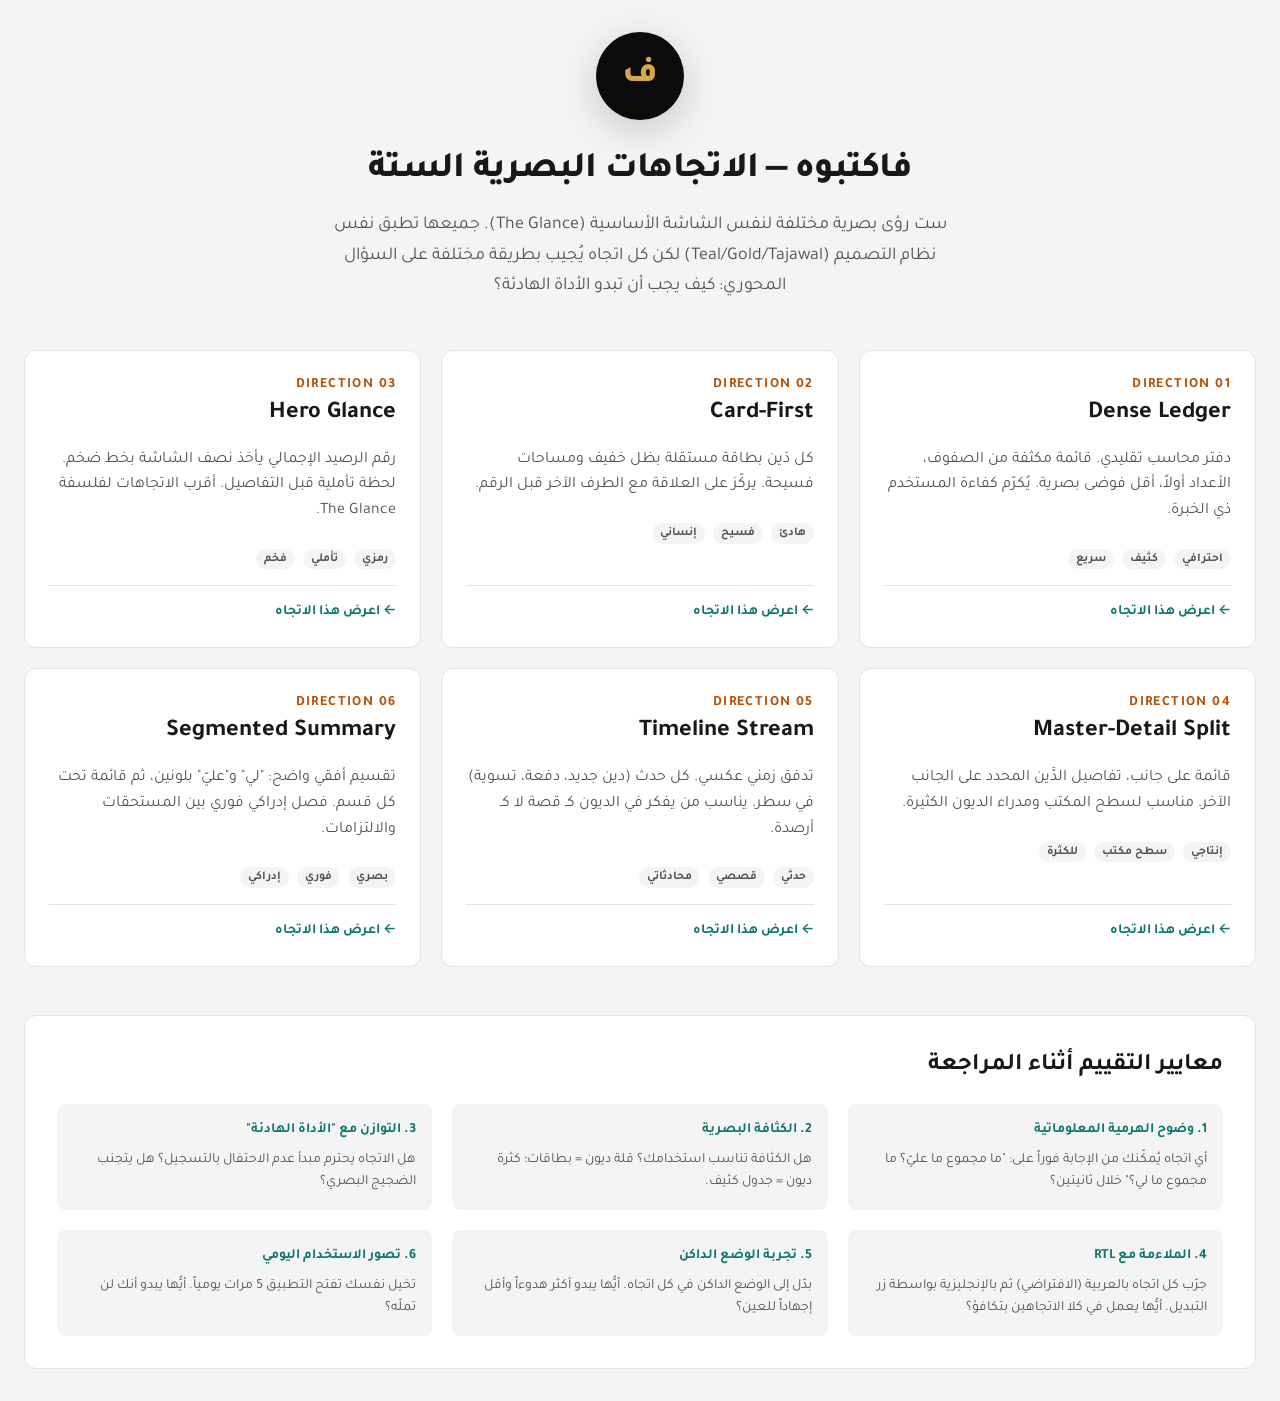
<file: _bmad-output/planning-artifacts/ux-design-directions/index.html>
<!DOCTYPE html>
<html lang="ar" dir="rtl" data-theme="light">
<head>
<meta charset="UTF-8">
<meta name="viewport" content="width=device-width, initial-scale=1.0">
<title>فاكتبوه — الاتجاهات البصرية الستة</title>
<link rel="stylesheet" href="styles.css">
<style>
  body { padding: var(--space-8) var(--space-6); max-width: 1400px; margin: 0 auto; }
  .page-header { text-align: center; margin-block-end: var(--space-12); }
  .brand-mark {
    width: 88px; height: 88px;
    border-radius: var(--radius-full);
    background: var(--brand-ink);
    color: var(--brand-gold);
    display: grid; place-items: center;
    margin: 0 auto var(--space-6);
    font-size: var(--text-4xl);
    font-weight: 800;
    box-shadow: var(--shadow-lg);
  }
  .page-title {
    font-size: var(--text-4xl);
    font-weight: 800;
    margin-block-end: var(--space-3);
    letter-spacing: -0.02em;
  }
  .page-subtitle {
    font-size: var(--text-lg);
    color: var(--text-secondary);
    max-width: 640px;
    margin: 0 auto;
    line-height: 1.7;
  }
  .directions-grid {
    display: grid;
    grid-template-columns: repeat(auto-fit, minmax(340px, 1fr));
    gap: var(--space-5);
  }
  .direction-card {
    background: var(--surface);
    border: 1px solid var(--divider);
    border-radius: var(--radius-lg);
    padding: var(--space-6);
    transition: all 200ms ease;
    display: flex;
    flex-direction: column;
    gap: var(--space-4);
  }
  .direction-card:hover {
    border-color: var(--primary);
    transform: translateY(-2px);
    box-shadow: var(--shadow-md);
  }
  .direction-number {
    font-size: var(--text-sm);
    font-weight: 700;
    color: var(--accent-gold);
    letter-spacing: 0.1em;
  }
  .direction-name {
    font-size: var(--text-2xl);
    font-weight: 700;
    color: var(--text-primary);
  }
  .direction-tagline {
    font-size: var(--text-base);
    color: var(--text-secondary);
    line-height: 1.6;
  }
  .direction-meta {
    display: flex;
    gap: var(--space-2);
    flex-wrap: wrap;
    margin-block-start: var(--space-2);
  }
  .direction-cta {
    margin-block-start: auto;
    padding-block-start: var(--space-4);
    border-block-start: 1px solid var(--divider);
    color: var(--primary);
    font-weight: 600;
    font-size: var(--text-sm);
    display: flex;
    align-items: center;
    gap: var(--space-2);
  }
  .guide-section {
    margin-block-start: var(--space-12);
    padding: var(--space-8);
    background: var(--surface);
    border-radius: var(--radius-lg);
    border: 1px solid var(--divider);
  }
  .guide-title {
    font-size: var(--text-2xl);
    font-weight: 700;
    margin-block-end: var(--space-5);
  }
  .guide-list {
    display: grid;
    grid-template-columns: repeat(auto-fit, minmax(280px, 1fr));
    gap: var(--space-5);
  }
  .guide-item {
    padding: var(--space-4);
    background: var(--surface-sunken);
    border-radius: var(--radius-md);
  }
  .guide-item-title {
    font-weight: 700;
    color: var(--primary);
    margin-block-end: var(--space-2);
    font-size: var(--text-sm);
  }
  .guide-item-text {
    font-size: var(--text-sm);
    color: var(--text-secondary);
    line-height: 1.6;
  }
</style>
</head>
<body>

<div class="page-header">
  <div class="brand-mark">ف</div>
  <h1 class="page-title">فاكتبوه — الاتجاهات البصرية الستة</h1>
  <p class="page-subtitle">
    ست رؤى بصرية مختلفة لنفس الشاشة الأساسية (The Glance). جميعها تطبق نفس نظام التصميم (Teal/Gold/Tajawal) لكن كل اتجاه يُجيب بطريقة مختلفة على السؤال المحوري: كيف يجب أن تبدو الأداة الهادئة؟
  </p>
</div>

<div class="directions-grid">
  <a href="direction-1-dense-ledger.html" class="direction-card">
    <div>
      <div class="direction-number">DIRECTION 01</div>
      <h2 class="direction-name">Dense Ledger</h2>
    </div>
    <p class="direction-tagline">
      دفتر محاسب تقليدي. قائمة مكثفة من الصفوف، الأعداد أولاً، أقل فوضى بصرية. يُكرّم كفاءة المستخدم ذي الخبرة.
    </p>
    <div class="direction-meta">
      <span class="badge badge-neutral">احترافي</span>
      <span class="badge badge-neutral">كثيف</span>
      <span class="badge badge-neutral">سريع</span>
    </div>
    <div class="direction-cta">← اعرض هذا الاتجاه</div>
  </a>

  <a href="direction-2-card-first.html" class="direction-card">
    <div>
      <div class="direction-number">DIRECTION 02</div>
      <h2 class="direction-name">Card-First</h2>
    </div>
    <p class="direction-tagline">
      كل دَين بطاقة مستقلة بظل خفيف ومساحات فسيحة. يركّز على العلاقة مع الطرف الآخر قبل الرقم.
    </p>
    <div class="direction-meta">
      <span class="badge badge-neutral">هادئ</span>
      <span class="badge badge-neutral">فسيح</span>
      <span class="badge badge-neutral">إنساني</span>
    </div>
    <div class="direction-cta">← اعرض هذا الاتجاه</div>
  </a>

  <a href="direction-3-hero-glance.html" class="direction-card">
    <div>
      <div class="direction-number">DIRECTION 03</div>
      <h2 class="direction-name">Hero Glance</h2>
    </div>
    <p class="direction-tagline">
      رقم الرصيد الإجمالي يأخذ نصف الشاشة بخط ضخم. لحظة تأملية قبل التفاصيل. أقرب الاتجاهات لفلسفة The Glance.
    </p>
    <div class="direction-meta">
      <span class="badge badge-neutral">رمزي</span>
      <span class="badge badge-neutral">تأملي</span>
      <span class="badge badge-neutral">فخم</span>
    </div>
    <div class="direction-cta">← اعرض هذا الاتجاه</div>
  </a>

  <a href="direction-4-master-detail.html" class="direction-card">
    <div>
      <div class="direction-number">DIRECTION 04</div>
      <h2 class="direction-name">Master-Detail Split</h2>
    </div>
    <p class="direction-tagline">
      قائمة على جانب، تفاصيل الدَّين المحدد على الجانب الآخر. مناسب لسطح المكتب ومدراء الديون الكثيرة.
    </p>
    <div class="direction-meta">
      <span class="badge badge-neutral">إنتاجي</span>
      <span class="badge badge-neutral">سطح مكتب</span>
      <span class="badge badge-neutral">للكثرة</span>
    </div>
    <div class="direction-cta">← اعرض هذا الاتجاه</div>
  </a>

  <a href="direction-5-timeline-stream.html" class="direction-card">
    <div>
      <div class="direction-number">DIRECTION 05</div>
      <h2 class="direction-name">Timeline Stream</h2>
    </div>
    <p class="direction-tagline">
      تدفق زمني عكسي. كل حدث (دين جديد، دفعة، تسوية) في سطر. يناسب من يفكر في الديون كـ قصة لا كـ أرصدة.
    </p>
    <div class="direction-meta">
      <span class="badge badge-neutral">حدثي</span>
      <span class="badge badge-neutral">قصصي</span>
      <span class="badge badge-neutral">محادثاتي</span>
    </div>
    <div class="direction-cta">← اعرض هذا الاتجاه</div>
  </a>

  <a href="direction-6-segmented-summary.html" class="direction-card">
    <div>
      <div class="direction-number">DIRECTION 06</div>
      <h2 class="direction-name">Segmented Summary</h2>
    </div>
    <p class="direction-tagline">
      تقسيم أفقي واضح: "لي" و"عليّ" بلونين، ثم قائمة تحت كل قسم. فصل إدراكي فوري بين المستحقات والالتزامات.
    </p>
    <div class="direction-meta">
      <span class="badge badge-neutral">بصري</span>
      <span class="badge badge-neutral">فوري</span>
      <span class="badge badge-neutral">إدراكي</span>
    </div>
    <div class="direction-cta">← اعرض هذا الاتجاه</div>
  </a>
</div>

<div class="guide-section">
  <h2 class="guide-title">معايير التقييم أثناء المراجعة</h2>
  <div class="guide-list">
    <div class="guide-item">
      <div class="guide-item-title">1. وضوح الهرمية المعلوماتية</div>
      <div class="guide-item-text">أي اتجاه يُمكّنك من الإجابة فوراً على: "ما مجموع ما عليّ؟ ما مجموع ما لي؟" خلال ثانيتين؟</div>
    </div>
    <div class="guide-item">
      <div class="guide-item-title">2. الكثافة البصرية</div>
      <div class="guide-item-text">هل الكثافة تناسب استخدامك؟ قلة ديون = بطاقات؛ كثرة ديون = جدول كثيف.</div>
    </div>
    <div class="guide-item">
      <div class="guide-item-title">3. التوازن مع "الأداة الهادئة"</div>
      <div class="guide-item-text">هل الاتجاه يحترم مبدأ عدم الاحتفال بالتسجيل؟ هل يتجنب الضجيج البصري؟</div>
    </div>
    <div class="guide-item">
      <div class="guide-item-title">4. الملاءمة مع RTL</div>
      <div class="guide-item-text">جرّب كل اتجاه بالعربية (الافتراضي) ثم بالإنجليزية بواسطة زر التبديل. أيُّها يعمل في كلا الاتجاهين بتكافؤ؟</div>
    </div>
    <div class="guide-item">
      <div class="guide-item-title">5. تجربة الوضع الداكن</div>
      <div class="guide-item-text">بدّل إلى الوضع الداكن في كل اتجاه. أيُّها يبدو أكثر هدوءاً وأقل إجهاداً للعين؟</div>
    </div>
    <div class="guide-item">
      <div class="guide-item-title">6. تصور الاستخدام اليومي</div>
      <div class="guide-item-text">تخيل نفسك تفتح التطبيق 5 مرات يومياً. أيُّها يبدو أنك لن تملّه؟</div>
    </div>
  </div>
</div>

</body>
</html>
</file>
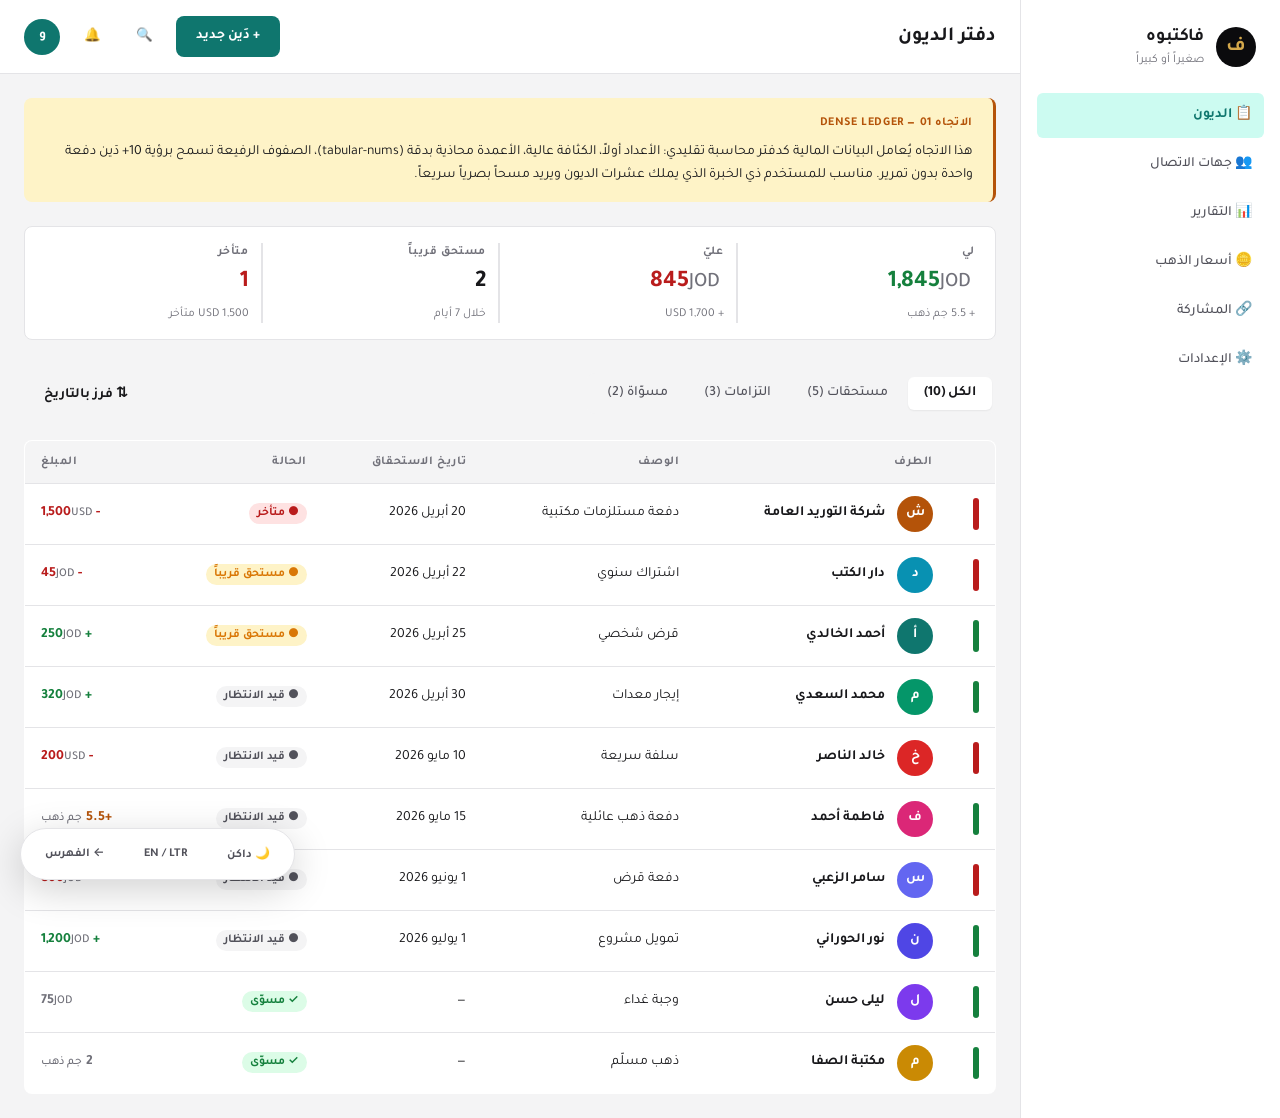
<file: _bmad-output/planning-artifacts/ux-design-directions/direction-1-dense-ledger.html>
<!DOCTYPE html>
<html lang="ar" dir="rtl" data-theme="light">
<head>
<meta charset="UTF-8">
<meta name="viewport" content="width=device-width, initial-scale=1.0">
<title>Direction 1 — Dense Ledger | فاكتبوه</title>
<link rel="stylesheet" href="styles.css">
<style>
  /* Dense Ledger specific */
  .summary-bar {
    background: var(--surface);
    border: 1px solid var(--divider);
    border-radius: var(--radius-md);
    padding: var(--space-4) var(--space-5);
    display: grid;
    grid-template-columns: repeat(4, 1fr);
    gap: var(--space-5);
    margin-block-end: var(--space-5);
  }
  .summary-cell {
    display: flex;
    flex-direction: column;
    gap: var(--space-1);
    padding-inline-start: var(--space-3);
    border-inline-start: 2px solid var(--divider);
  }
  .summary-cell:first-child { border: none; padding: 0; }
  .summary-label {
    font-size: var(--text-xs);
    color: var(--text-muted);
    font-weight: 600;
    text-transform: uppercase;
    letter-spacing: 0.05em;
  }
  .summary-value {
    font-size: var(--text-2xl);
    font-weight: 700;
    color: var(--text-primary);
    font-variant-numeric: tabular-nums;
  }
  .summary-value.pos { color: var(--success); }
  .summary-value.neg { color: var(--danger); }
  .summary-sub {
    font-size: var(--text-xs);
    color: var(--text-muted);
  }

  .ledger-toolbar {
    display: flex;
    justify-content: space-between;
    align-items: center;
    padding: var(--space-3) 0;
    margin-block-end: var(--space-3);
    gap: var(--space-3);
    flex-wrap: wrap;
  }
  .ledger-filters {
    display: flex;
    gap: var(--space-1);
    background: var(--surface-sunken);
    padding: var(--space-1);
    border-radius: var(--radius-md);
  }
  .filter-chip {
    padding: var(--space-2) var(--space-4);
    border-radius: var(--radius-sm);
    font-size: var(--text-sm);
    font-weight: 500;
    color: var(--text-secondary);
  }
  .filter-chip.active {
    background: var(--surface);
    color: var(--text-primary);
    font-weight: 600;
    box-shadow: var(--shadow-sm);
  }

  .ledger-table {
    background: var(--surface);
    border: 1px solid var(--divider);
    border-radius: var(--radius-md);
    overflow: hidden;
    width: 100%;
    border-collapse: collapse;
  }
  .ledger-table th {
    background: var(--surface-sunken);
    padding: var(--space-3) var(--space-4);
    font-size: var(--text-xs);
    font-weight: 700;
    color: var(--text-muted);
    text-transform: uppercase;
    letter-spacing: 0.05em;
    text-align: start;
    border-block-end: 1px solid var(--divider);
  }
  .ledger-table th.num { text-align: end; }

  .ledger-table td {
    padding: var(--space-3) var(--space-4);
    border-block-end: 1px solid var(--divider);
    font-size: var(--text-sm);
    vertical-align: middle;
  }
  .ledger-table tr:last-child td { border-block-end: none; }
  .ledger-table tbody tr:hover { background: var(--surface-sunken); }

  .ledger-amount {
    font-size: var(--text-base);
    font-weight: 700;
    font-variant-numeric: tabular-nums;
    text-align: end;
  }

  .ledger-contact {
    display: flex;
    align-items: center;
    gap: var(--space-3);
  }
  .contact-name { font-weight: 600; color: var(--text-primary); }

  .direction-indicator {
    width: 6px; height: 32px;
    border-radius: var(--radius-sm);
    display: inline-block;
    margin-inline-end: var(--space-2);
    vertical-align: middle;
  }
  .dir-receivable { background: var(--success); }
  .dir-payable { background: var(--danger); }

  @media (max-width: 700px) {
    .summary-bar { grid-template-columns: repeat(2, 1fr); }
    .ledger-table { font-size: var(--text-xs); }
    .ledger-table th, .ledger-table td { padding: var(--space-2); }
  }
</style>
</head>
<body>

<div class="app-shell">

  <!-- Sidebar -->
  <aside class="sidebar">
    <div class="sidebar-logo">
      <div class="sidebar-logo-mark">ف</div>
      <div class="sidebar-logo-text">
        <div class="sidebar-logo-name">فاكتبوه</div>
        <div class="sidebar-logo-tag">صغيراً أو كبيراً</div>
      </div>
    </div>
    <nav class="nav">
      <div class="nav-item active">📋 الديون</div>
      <div class="nav-item">👥 جهات الاتصال</div>
      <div class="nav-item">📊 التقارير</div>
      <div class="nav-item">🪙 أسعار الذهب</div>
      <div class="nav-item">🔗 المشاركة</div>
      <div class="nav-item">⚙️ الإعدادات</div>
    </nav>
  </aside>

  <!-- Main -->
  <div>
    <div class="topbar">
      <div class="topbar-title">دفتر الديون</div>
      <div class="topbar-actions">
        <button class="btn btn-primary">+ دَين جديد</button>
        <button class="icon-btn" title="بحث">🔍</button>
        <button class="icon-btn" title="إشعارات">🔔</button>
        <div class="avatar">و</div>
      </div>
    </div>

    <main class="main">

      <div class="annotation">
        <div class="annotation-title">الاتجاه 01 — Dense Ledger</div>
        هذا الاتجاه يُعامل البيانات المالية كدفتر محاسبة تقليدي: الأعداد أولاً، الكثافة عالية، الأعمدة محاذية بدقة (tabular-nums)، الصفوف الرفيعة تسمح برؤية 10+ دَين دفعة واحدة بدون تمرير. مناسب للمستخدم ذي الخبرة الذي يملك عشرات الديون ويريد مسحاً بصرياً سريعاً.
      </div>

      <!-- Summary Bar -->
      <div class="summary-bar">
        <div class="summary-cell">
          <div class="summary-label">لي</div>
          <div class="summary-value pos">1,845<span class="currency">JOD</span></div>
          <div class="summary-sub">+ 5.5 جم ذهب</div>
        </div>
        <div class="summary-cell">
          <div class="summary-label">عليّ</div>
          <div class="summary-value neg">845<span class="currency">JOD</span></div>
          <div class="summary-sub">+ 1,700 USD</div>
        </div>
        <div class="summary-cell">
          <div class="summary-label">مستحق قريباً</div>
          <div class="summary-value">2</div>
          <div class="summary-sub">خلال 7 أيام</div>
        </div>
        <div class="summary-cell">
          <div class="summary-label">متأخر</div>
          <div class="summary-value neg">1</div>
          <div class="summary-sub">1,500 USD متأخر</div>
        </div>
      </div>

      <!-- Toolbar -->
      <div class="ledger-toolbar">
        <div class="ledger-filters">
          <button class="filter-chip active">الكل (10)</button>
          <button class="filter-chip">مستحقات (5)</button>
          <button class="filter-chip">التزامات (3)</button>
          <button class="filter-chip">مسوّاة (2)</button>
        </div>
        <button class="btn btn-ghost">⇅ فرز بالتاريخ</button>
      </div>

      <!-- Table -->
      <table class="ledger-table">
        <thead>
          <tr>
            <th style="width: 40px;"></th>
            <th>الطرف</th>
            <th>الوصف</th>
            <th>تاريخ الاستحقاق</th>
            <th>الحالة</th>
            <th class="num">المبلغ</th>
          </tr>
        </thead>
        <tbody>
          <tr>
            <td><span class="direction-indicator dir-payable"></span></td>
            <td><div class="ledger-contact"><div class="contact-avatar bg-2">ش</div><span class="contact-name">شركة التوريد العامة</span></div></td>
            <td>دفعة مستلزمات مكتبية</td>
            <td>20 أبريل 2026</td>
            <td><span class="badge badge-danger">● متأخر</span></td>
            <td class="ledger-amount amount-negative">-1,500<span class="currency">USD</span></td>
          </tr>
          <tr>
            <td><span class="direction-indicator dir-payable"></span></td>
            <td><div class="ledger-contact"><div class="contact-avatar bg-8">د</div><span class="contact-name">دار الكتب</span></div></td>
            <td>اشتراك سنوي</td>
            <td>22 أبريل 2026</td>
            <td><span class="badge badge-warning">● مستحق قريباً</span></td>
            <td class="ledger-amount amount-negative">-45<span class="currency">JOD</span></td>
          </tr>
          <tr>
            <td><span class="direction-indicator dir-receivable"></span></td>
            <td><div class="ledger-contact"><div class="contact-avatar bg-1">أ</div><span class="contact-name">أحمد الخالدي</span></div></td>
            <td>قرض شخصي</td>
            <td>25 أبريل 2026</td>
            <td><span class="badge badge-warning">● مستحق قريباً</span></td>
            <td class="ledger-amount amount-positive">+250<span class="currency">JOD</span></td>
          </tr>
          <tr>
            <td><span class="direction-indicator dir-receivable"></span></td>
            <td><div class="ledger-contact"><div class="contact-avatar bg-5">م</div><span class="contact-name">محمد السعدي</span></div></td>
            <td>إيجار معدات</td>
            <td>30 أبريل 2026</td>
            <td><span class="badge badge-neutral">● قيد الانتظار</span></td>
            <td class="ledger-amount amount-positive">+320<span class="currency">JOD</span></td>
          </tr>
          <tr>
            <td><span class="direction-indicator dir-payable"></span></td>
            <td><div class="ledger-contact"><div class="contact-avatar bg-7">خ</div><span class="contact-name">خالد الناصر</span></div></td>
            <td>سلفة سريعة</td>
            <td>10 مايو 2026</td>
            <td><span class="badge badge-neutral">● قيد الانتظار</span></td>
            <td class="ledger-amount amount-negative">-200<span class="currency">USD</span></td>
          </tr>
          <tr>
            <td><span class="direction-indicator dir-receivable"></span></td>
            <td><div class="ledger-contact"><div class="contact-avatar bg-4">ف</div><span class="contact-name">فاطمة أحمد</span></div></td>
            <td>دفعة ذهب عائلية</td>
            <td>15 مايو 2026</td>
            <td><span class="badge badge-neutral">● قيد الانتظار</span></td>
            <td class="ledger-amount amount-gold">+5.5<span class="currency">جم ذهب</span></td>
          </tr>
          <tr>
            <td><span class="direction-indicator dir-payable"></span></td>
            <td><div class="ledger-contact"><div class="contact-avatar bg-3">س</div><span class="contact-name">سامر الزعبي</span></div></td>
            <td>دفعة قرض</td>
            <td>1 يونيو 2026</td>
            <td><span class="badge badge-neutral">● قيد الانتظار</span></td>
            <td class="ledger-amount amount-negative">-800<span class="currency">JOD</span></td>
          </tr>
          <tr>
            <td><span class="direction-indicator dir-receivable"></span></td>
            <td><div class="ledger-contact"><div class="contact-avatar bg-10">ن</div><span class="contact-name">نور الحوراني</span></div></td>
            <td>تمويل مشروع</td>
            <td>1 يوليو 2026</td>
            <td><span class="badge badge-neutral">● قيد الانتظار</span></td>
            <td class="ledger-amount amount-positive">+1,200<span class="currency">JOD</span></td>
          </tr>
          <tr>
            <td><span class="direction-indicator dir-receivable"></span></td>
            <td><div class="ledger-contact"><div class="contact-avatar bg-6">ل</div><span class="contact-name">ليلى حسن</span></div></td>
            <td>وجبة غداء</td>
            <td>—</td>
            <td><span class="badge badge-success">✓ مسوّى</span></td>
            <td class="ledger-amount" style="color: var(--text-muted);">75<span class="currency">JOD</span></td>
          </tr>
          <tr>
            <td><span class="direction-indicator dir-receivable"></span></td>
            <td><div class="ledger-contact"><div class="contact-avatar bg-9">م</div><span class="contact-name">مكتبة الصفا</span></div></td>
            <td>ذهب مسلّم</td>
            <td>—</td>
            <td><span class="badge badge-success">✓ مسوّى</span></td>
            <td class="ledger-amount" style="color: var(--text-muted);">2<span class="currency">جم ذهب</span></td>
          </tr>
        </tbody>
      </table>

    </main>
  </div>
</div>

<!-- Controls -->
<div class="controls">
  <button class="control-btn" onclick="toggleTheme()" id="themeBtn">🌙 داكن</button>
  <button class="control-btn" onclick="toggleDir()" id="dirBtn">EN / LTR</button>
  <a href="index.html" class="control-btn">← الفهرس</a>
</div>

<script>
function toggleTheme() {
  const html = document.documentElement;
  const current = html.getAttribute('data-theme');
  const next = current === 'light' ? 'dark' : 'light';
  html.setAttribute('data-theme', next);
  document.getElementById('themeBtn').textContent = next === 'light' ? '🌙 داكن' : '☀️ فاتح';
}
function toggleDir() {
  const html = document.documentElement;
  const current = html.getAttribute('dir');
  const next = current === 'rtl' ? 'ltr' : 'rtl';
  html.setAttribute('dir', next);
  html.setAttribute('lang', next === 'rtl' ? 'ar' : 'en');
  document.getElementById('dirBtn').textContent = next === 'rtl' ? 'EN / LTR' : 'عربي / RTL';
}
</script>
</body>
</html>
</file>
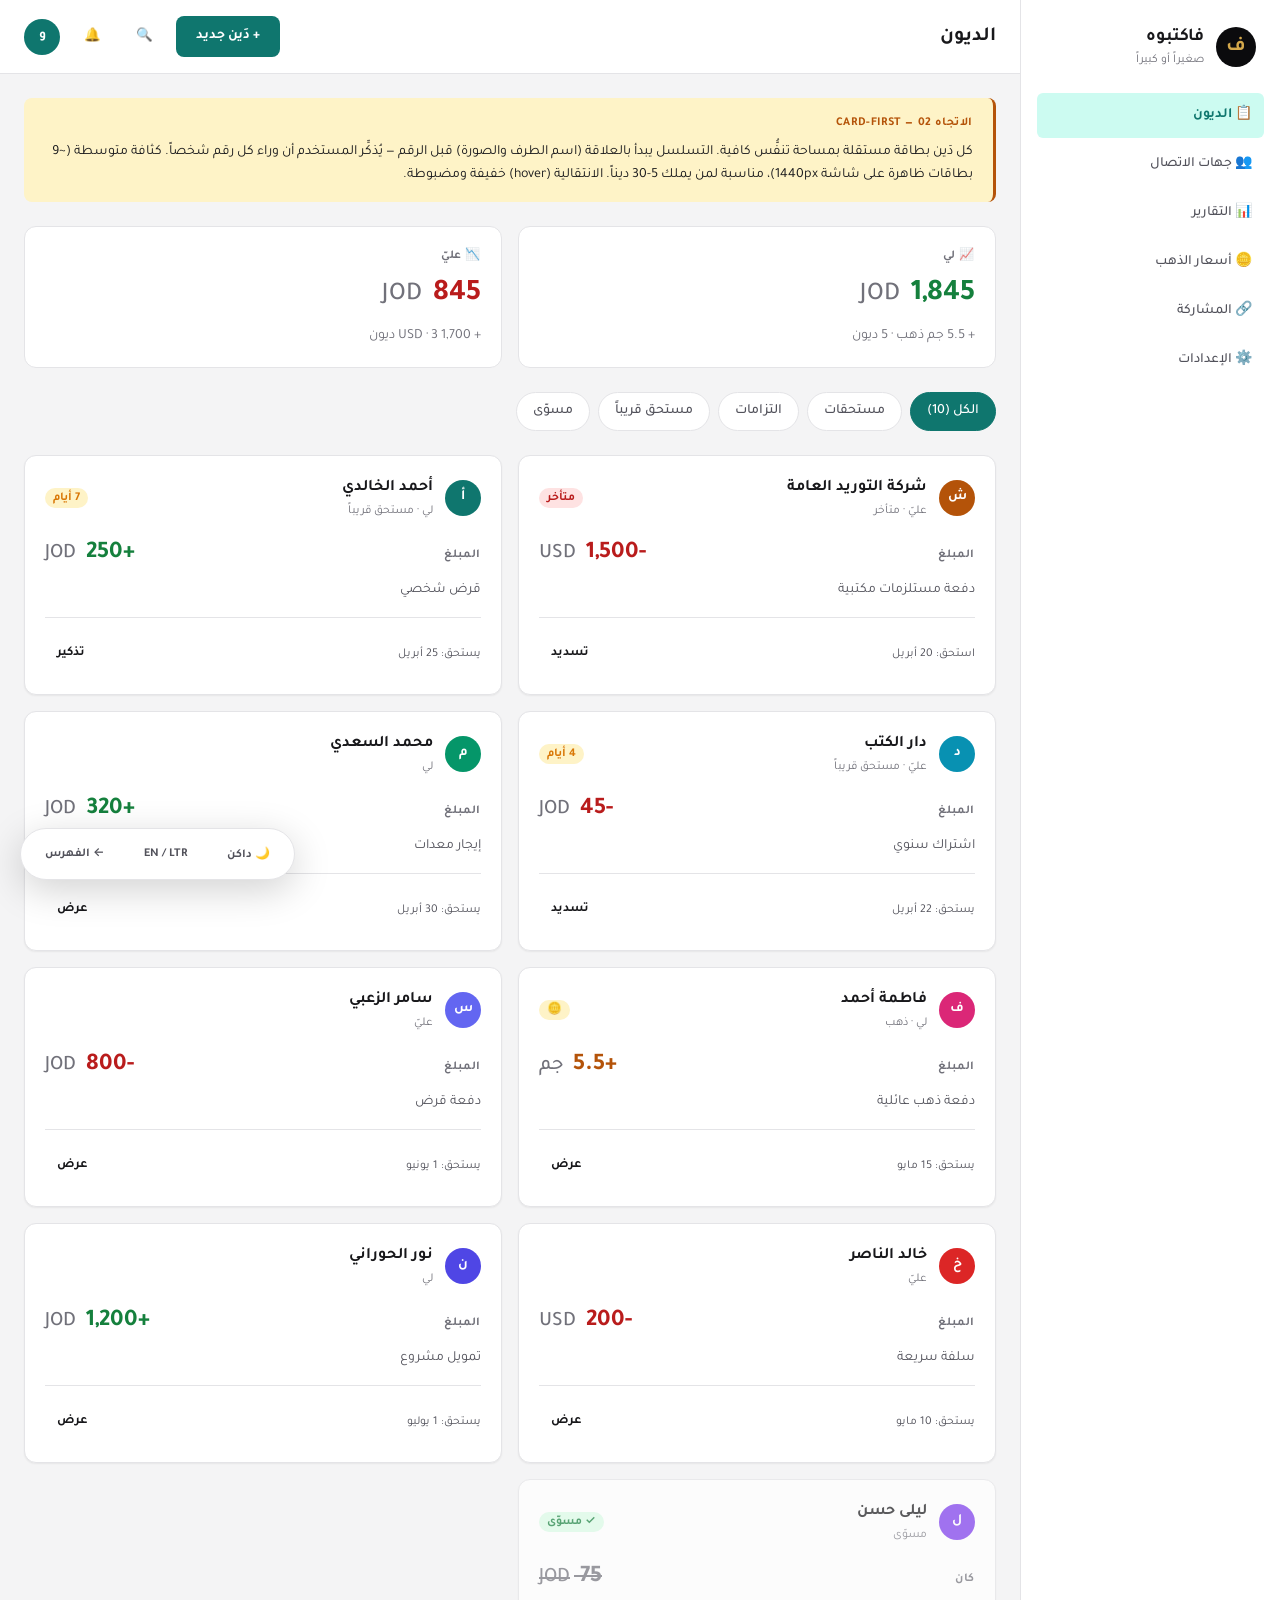
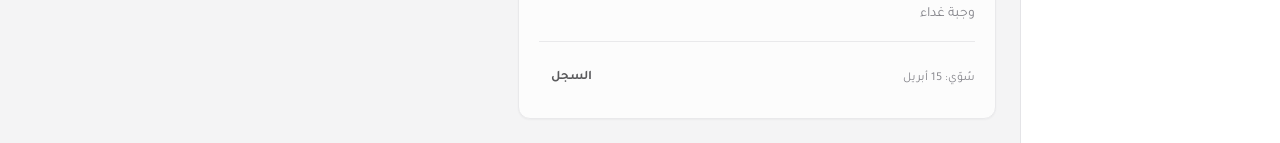
<file: _bmad-output/planning-artifacts/ux-design-directions/direction-2-card-first.html>
<!DOCTYPE html>
<html lang="ar" dir="rtl" data-theme="light">
<head>
<meta charset="UTF-8">
<meta name="viewport" content="width=device-width, initial-scale=1.0">
<title>Direction 2 — Card-First | فاكتبوه</title>
<link rel="stylesheet" href="styles.css">
<style>
  .summary-strip {
    display: grid;
    grid-template-columns: 1fr 1fr;
    gap: var(--space-4);
    margin-block-end: var(--space-6);
  }
  .summary-tile {
    background: var(--surface);
    border: 1px solid var(--divider);
    border-radius: var(--radius-lg);
    padding: var(--space-5);
    display: flex;
    flex-direction: column;
    gap: var(--space-2);
  }
  .summary-tile-label {
    font-size: var(--text-xs);
    color: var(--text-muted);
    font-weight: 600;
    text-transform: uppercase;
    letter-spacing: 0.05em;
  }
  .summary-tile-value {
    font-size: var(--text-3xl);
    font-weight: 700;
    font-variant-numeric: tabular-nums;
  }
  .summary-tile.receivable .summary-tile-value { color: var(--success); }
  .summary-tile.payable .summary-tile-value { color: var(--danger); }
  .summary-tile-sub {
    font-size: var(--text-sm);
    color: var(--text-muted);
  }

  .cards-grid {
    display: grid;
    grid-template-columns: repeat(auto-fill, minmax(320px, 1fr));
    gap: var(--space-4);
  }

  .debt-card {
    background: var(--surface);
    border-radius: var(--radius-lg);
    padding: var(--space-5);
    box-shadow: var(--shadow-sm);
    border: 1px solid var(--divider);
    display: flex;
    flex-direction: column;
    gap: var(--space-4);
    transition: all 200ms ease;
    cursor: pointer;
  }
  .debt-card:hover {
    box-shadow: var(--shadow-md);
    border-color: var(--primary);
  }

  .card-header {
    display: flex;
    align-items: center;
    gap: var(--space-3);
  }
  .card-header-info {
    display: flex;
    flex-direction: column;
    gap: 2px;
    flex: 1;
    min-width: 0;
  }
  .card-contact-name {
    font-size: var(--text-base);
    font-weight: 600;
    color: var(--text-primary);
    white-space: nowrap;
    overflow: hidden;
    text-overflow: ellipsis;
  }
  .card-meta {
    font-size: var(--text-xs);
    color: var(--text-muted);
  }

  .card-body {
    display: flex;
    flex-direction: column;
    gap: var(--space-2);
  }
  .card-amount-row {
    display: flex;
    align-items: baseline;
    justify-content: space-between;
    gap: var(--space-3);
  }
  .card-direction-label {
    font-size: var(--text-xs);
    color: var(--text-muted);
    font-weight: 600;
    text-transform: uppercase;
    letter-spacing: 0.05em;
  }
  .card-amount {
    font-size: var(--text-2xl);
    font-weight: 700;
    font-variant-numeric: tabular-nums;
  }
  .card-description {
    font-size: var(--text-sm);
    color: var(--text-secondary);
  }

  .card-footer {
    display: flex;
    align-items: center;
    justify-content: space-between;
    padding-block-start: var(--space-4);
    border-block-start: 1px solid var(--divider);
    gap: var(--space-3);
  }
  .card-due {
    font-size: var(--text-xs);
    color: var(--text-secondary);
  }

  .debt-card.settled {
    opacity: 0.7;
  }
  .debt-card.settled .card-amount {
    color: var(--text-muted);
    text-decoration: line-through;
  }

  .page-header-strip {
    display: flex;
    justify-content: space-between;
    align-items: center;
    margin-block-end: var(--space-6);
    gap: var(--space-4);
    flex-wrap: wrap;
  }
  .filter-pills {
    display: flex;
    gap: var(--space-2);
    flex-wrap: wrap;
  }
  .filter-pill {
    padding: var(--space-2) var(--space-4);
    border-radius: var(--radius-full);
    font-size: var(--text-sm);
    background: var(--surface);
    border: 1px solid var(--divider);
    color: var(--text-secondary);
    font-weight: 500;
  }
  .filter-pill.active {
    background: var(--primary);
    color: var(--text-inverse);
    border-color: var(--primary);
  }
</style>
</head>
<body>

<div class="app-shell">

  <aside class="sidebar">
    <div class="sidebar-logo">
      <div class="sidebar-logo-mark">ف</div>
      <div class="sidebar-logo-text">
        <div class="sidebar-logo-name">فاكتبوه</div>
        <div class="sidebar-logo-tag">صغيراً أو كبيراً</div>
      </div>
    </div>
    <nav class="nav">
      <div class="nav-item active">📋 الديون</div>
      <div class="nav-item">👥 جهات الاتصال</div>
      <div class="nav-item">📊 التقارير</div>
      <div class="nav-item">🪙 أسعار الذهب</div>
      <div class="nav-item">🔗 المشاركة</div>
      <div class="nav-item">⚙️ الإعدادات</div>
    </nav>
  </aside>

  <div>
    <div class="topbar">
      <div class="topbar-title">الديون</div>
      <div class="topbar-actions">
        <button class="btn btn-primary">+ دَين جديد</button>
        <button class="icon-btn">🔍</button>
        <button class="icon-btn">🔔</button>
        <div class="avatar">و</div>
      </div>
    </div>

    <main class="main">

      <div class="annotation">
        <div class="annotation-title">الاتجاه 02 — Card-First</div>
        كل دَين بطاقة مستقلة بمساحة تنفُّس كافية. التسلسل يبدأ بالعلاقة (اسم الطرف والصورة) قبل الرقم — يُذكِّر المستخدم أن وراء كل رقم شخصاً. كثافة متوسطة (~9 بطاقات ظاهرة على شاشة 1440px)، مناسبة لمن يملك 5-30 ديناً. الانتقالية (hover) خفيفة ومضبوطة.
      </div>

      <!-- Summary strip -->
      <div class="summary-strip">
        <div class="summary-tile receivable">
          <div class="summary-tile-label">📈 لي</div>
          <div class="summary-tile-value">1,845 <span class="currency">JOD</span></div>
          <div class="summary-tile-sub">+ 5.5 جم ذهب · 5 ديون</div>
        </div>
        <div class="summary-tile payable">
          <div class="summary-tile-label">📉 عليّ</div>
          <div class="summary-tile-value">845 <span class="currency">JOD</span></div>
          <div class="summary-tile-sub">+ 1,700 USD · 3 ديون</div>
        </div>
      </div>

      <div class="page-header-strip">
        <div class="filter-pills">
          <span class="filter-pill active">الكل (10)</span>
          <span class="filter-pill">مستحقات</span>
          <span class="filter-pill">التزامات</span>
          <span class="filter-pill">مستحق قريباً</span>
          <span class="filter-pill">مسوّى</span>
        </div>
      </div>

      <div class="cards-grid">

        <!-- Card 1 - Overdue -->
        <div class="debt-card">
          <div class="card-header">
            <div class="contact-avatar bg-2">ش</div>
            <div class="card-header-info">
              <div class="card-contact-name">شركة التوريد العامة</div>
              <div class="card-meta">عليّ · متأخر</div>
            </div>
            <span class="badge badge-danger">متأخر</span>
          </div>
          <div class="card-body">
            <div class="card-amount-row">
              <span class="card-direction-label">المبلغ</span>
              <span class="card-amount amount-negative">-1,500 <span class="currency">USD</span></span>
            </div>
            <div class="card-description">دفعة مستلزمات مكتبية</div>
          </div>
          <div class="card-footer">
            <span class="card-due">استحق: 20 أبريل</span>
            <button class="btn btn-ghost" style="font-size: 13px; padding: 6px 12px;">تسديد</button>
          </div>
        </div>

        <!-- Card 2 - Due soon -->
        <div class="debt-card">
          <div class="card-header">
            <div class="contact-avatar bg-1">أ</div>
            <div class="card-header-info">
              <div class="card-contact-name">أحمد الخالدي</div>
              <div class="card-meta">لي · مستحق قريباً</div>
            </div>
            <span class="badge badge-warning">7 أيام</span>
          </div>
          <div class="card-body">
            <div class="card-amount-row">
              <span class="card-direction-label">المبلغ</span>
              <span class="card-amount amount-positive">+250 <span class="currency">JOD</span></span>
            </div>
            <div class="card-description">قرض شخصي</div>
          </div>
          <div class="card-footer">
            <span class="card-due">يستحق: 25 أبريل</span>
            <button class="btn btn-ghost" style="font-size: 13px; padding: 6px 12px;">تذكير</button>
          </div>
        </div>

        <!-- Card 3 -->
        <div class="debt-card">
          <div class="card-header">
            <div class="contact-avatar bg-8">د</div>
            <div class="card-header-info">
              <div class="card-contact-name">دار الكتب</div>
              <div class="card-meta">عليّ · مستحق قريباً</div>
            </div>
            <span class="badge badge-warning">4 أيام</span>
          </div>
          <div class="card-body">
            <div class="card-amount-row">
              <span class="card-direction-label">المبلغ</span>
              <span class="card-amount amount-negative">-45 <span class="currency">JOD</span></span>
            </div>
            <div class="card-description">اشتراك سنوي</div>
          </div>
          <div class="card-footer">
            <span class="card-due">يستحق: 22 أبريل</span>
            <button class="btn btn-ghost" style="font-size: 13px; padding: 6px 12px;">تسديد</button>
          </div>
        </div>

        <!-- Card 4 -->
        <div class="debt-card">
          <div class="card-header">
            <div class="contact-avatar bg-5">م</div>
            <div class="card-header-info">
              <div class="card-contact-name">محمد السعدي</div>
              <div class="card-meta">لي</div>
            </div>
          </div>
          <div class="card-body">
            <div class="card-amount-row">
              <span class="card-direction-label">المبلغ</span>
              <span class="card-amount amount-positive">+320 <span class="currency">JOD</span></span>
            </div>
            <div class="card-description">إيجار معدات</div>
          </div>
          <div class="card-footer">
            <span class="card-due">يستحق: 30 أبريل</span>
            <button class="btn btn-ghost" style="font-size: 13px; padding: 6px 12px;">عرض</button>
          </div>
        </div>

        <!-- Card 5 - Gold -->
        <div class="debt-card">
          <div class="card-header">
            <div class="contact-avatar bg-4">ف</div>
            <div class="card-header-info">
              <div class="card-contact-name">فاطمة أحمد</div>
              <div class="card-meta">لي · ذهب</div>
            </div>
            <span class="badge badge-gold">🪙</span>
          </div>
          <div class="card-body">
            <div class="card-amount-row">
              <span class="card-direction-label">المبلغ</span>
              <span class="card-amount amount-gold">+5.5 <span class="currency">جم</span></span>
            </div>
            <div class="card-description">دفعة ذهب عائلية</div>
          </div>
          <div class="card-footer">
            <span class="card-due">يستحق: 15 مايو</span>
            <button class="btn btn-ghost" style="font-size: 13px; padding: 6px 12px;">عرض</button>
          </div>
        </div>

        <!-- Card 6 -->
        <div class="debt-card">
          <div class="card-header">
            <div class="contact-avatar bg-3">س</div>
            <div class="card-header-info">
              <div class="card-contact-name">سامر الزعبي</div>
              <div class="card-meta">عليّ</div>
            </div>
          </div>
          <div class="card-body">
            <div class="card-amount-row">
              <span class="card-direction-label">المبلغ</span>
              <span class="card-amount amount-negative">-800 <span class="currency">JOD</span></span>
            </div>
            <div class="card-description">دفعة قرض</div>
          </div>
          <div class="card-footer">
            <span class="card-due">يستحق: 1 يونيو</span>
            <button class="btn btn-ghost" style="font-size: 13px; padding: 6px 12px;">عرض</button>
          </div>
        </div>

        <!-- Card 7 -->
        <div class="debt-card">
          <div class="card-header">
            <div class="contact-avatar bg-7">خ</div>
            <div class="card-header-info">
              <div class="card-contact-name">خالد الناصر</div>
              <div class="card-meta">عليّ</div>
            </div>
          </div>
          <div class="card-body">
            <div class="card-amount-row">
              <span class="card-direction-label">المبلغ</span>
              <span class="card-amount amount-negative">-200 <span class="currency">USD</span></span>
            </div>
            <div class="card-description">سلفة سريعة</div>
          </div>
          <div class="card-footer">
            <span class="card-due">يستحق: 10 مايو</span>
            <button class="btn btn-ghost" style="font-size: 13px; padding: 6px 12px;">عرض</button>
          </div>
        </div>

        <!-- Card 8 -->
        <div class="debt-card">
          <div class="card-header">
            <div class="contact-avatar bg-10">ن</div>
            <div class="card-header-info">
              <div class="card-contact-name">نور الحوراني</div>
              <div class="card-meta">لي</div>
            </div>
          </div>
          <div class="card-body">
            <div class="card-amount-row">
              <span class="card-direction-label">المبلغ</span>
              <span class="card-amount amount-positive">+1,200 <span class="currency">JOD</span></span>
            </div>
            <div class="card-description">تمويل مشروع</div>
          </div>
          <div class="card-footer">
            <span class="card-due">يستحق: 1 يوليو</span>
            <button class="btn btn-ghost" style="font-size: 13px; padding: 6px 12px;">عرض</button>
          </div>
        </div>

        <!-- Card 9 - Settled -->
        <div class="debt-card settled">
          <div class="card-header">
            <div class="contact-avatar bg-6">ل</div>
            <div class="card-header-info">
              <div class="card-contact-name">ليلى حسن</div>
              <div class="card-meta">مسوّى</div>
            </div>
            <span class="badge badge-success">✓ مسوّى</span>
          </div>
          <div class="card-body">
            <div class="card-amount-row">
              <span class="card-direction-label">كان</span>
              <span class="card-amount">75 <span class="currency">JOD</span></span>
            </div>
            <div class="card-description">وجبة غداء</div>
          </div>
          <div class="card-footer">
            <span class="card-due">سُوّي: 15 أبريل</span>
            <button class="btn btn-ghost" style="font-size: 13px; padding: 6px 12px;">السجل</button>
          </div>
        </div>

      </div>

    </main>
  </div>
</div>

<div class="controls">
  <button class="control-btn" onclick="toggleTheme()" id="themeBtn">🌙 داكن</button>
  <button class="control-btn" onclick="toggleDir()" id="dirBtn">EN / LTR</button>
  <a href="index.html" class="control-btn">← الفهرس</a>
</div>

<script>
function toggleTheme() {
  const html = document.documentElement;
  const next = html.getAttribute('data-theme') === 'light' ? 'dark' : 'light';
  html.setAttribute('data-theme', next);
  document.getElementById('themeBtn').textContent = next === 'light' ? '🌙 داكن' : '☀️ فاتح';
}
function toggleDir() {
  const html = document.documentElement;
  const next = html.getAttribute('dir') === 'rtl' ? 'ltr' : 'rtl';
  html.setAttribute('dir', next);
  html.setAttribute('lang', next === 'rtl' ? 'ar' : 'en');
  document.getElementById('dirBtn').textContent = next === 'rtl' ? 'EN / LTR' : 'عربي / RTL';
}
</script>
</body>
</html>
</file>
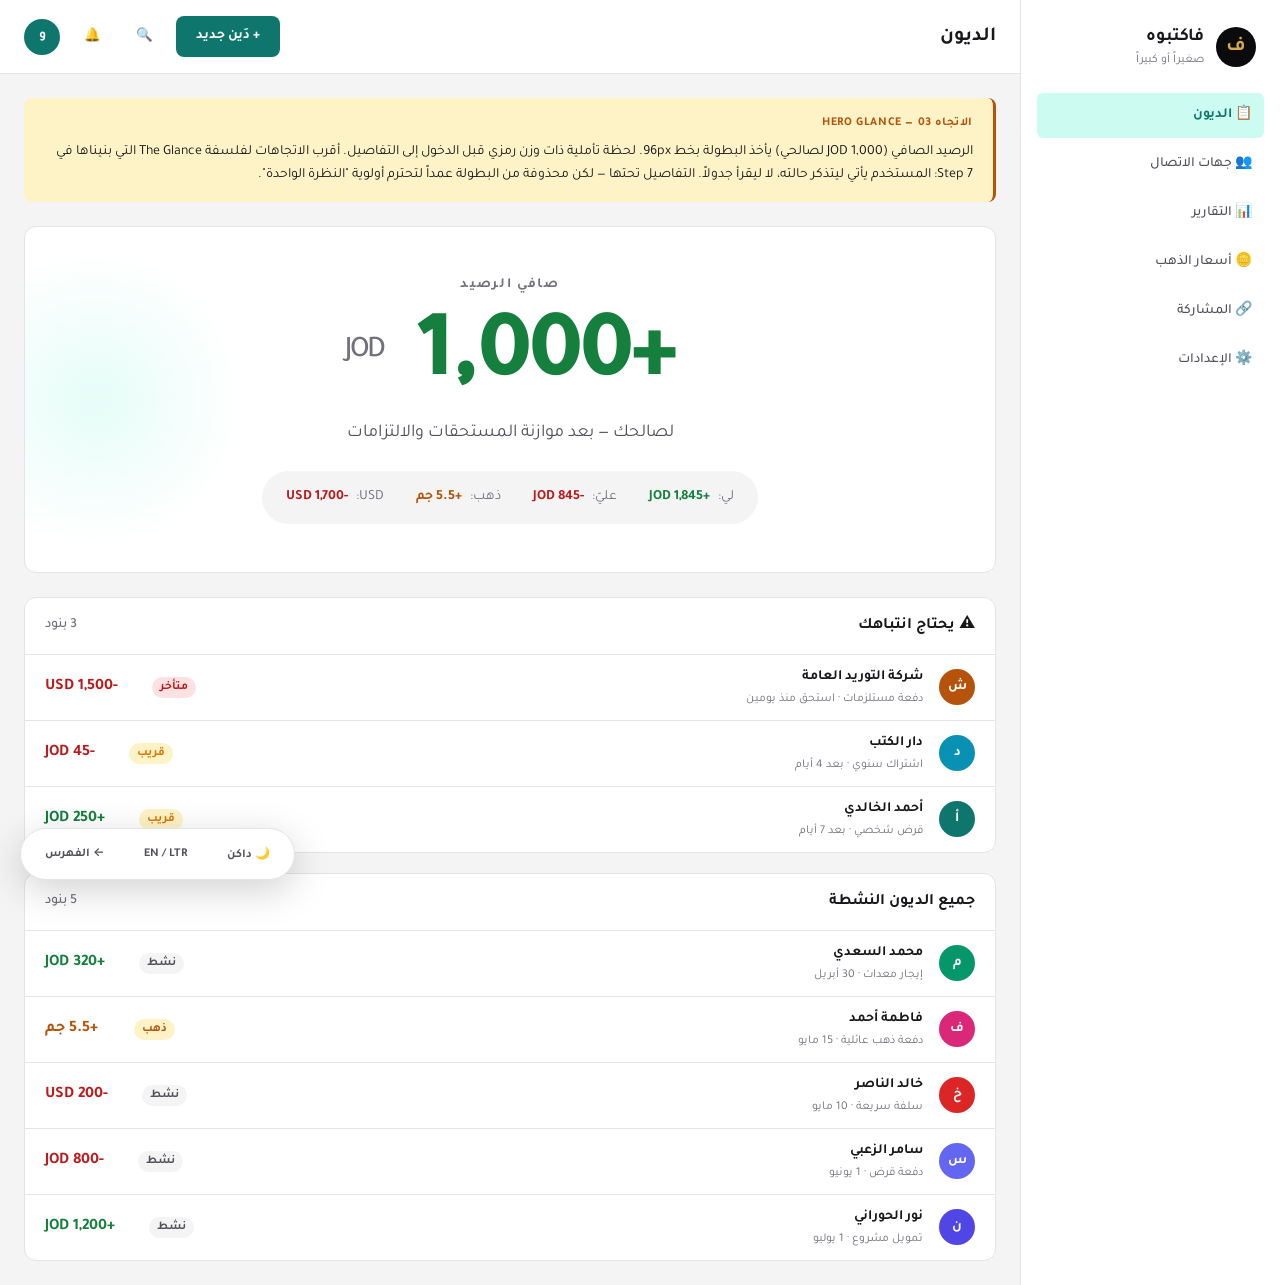
<file: _bmad-output/planning-artifacts/ux-design-directions/direction-3-hero-glance.html>
<!DOCTYPE html>
<html lang="ar" dir="rtl" data-theme="light">
<head>
<meta charset="UTF-8">
<meta name="viewport" content="width=device-width, initial-scale=1.0">
<title>Direction 3 — Hero Glance | فاكتبوه</title>
<link rel="stylesheet" href="styles.css">
<style>
  .hero-section {
    background: var(--surface);
    border-radius: var(--radius-lg);
    padding: var(--space-12) var(--space-8);
    margin-block-end: var(--space-6);
    text-align: center;
    border: 1px solid var(--divider);
    position: relative;
    overflow: hidden;
  }

  .hero-label {
    font-size: var(--text-sm);
    color: var(--text-muted);
    font-weight: 600;
    text-transform: uppercase;
    letter-spacing: 0.12em;
    margin-block-end: var(--space-4);
  }

  .hero-amount {
    font-size: 96px;
    font-weight: 800;
    letter-spacing: -0.03em;
    line-height: 1;
    color: var(--success);
    font-variant-numeric: tabular-nums;
    margin-block-end: var(--space-3);
  }

  .hero-amount .currency {
    font-size: var(--text-3xl);
    font-weight: 500;
    color: var(--text-muted);
    margin-inline-start: var(--space-3);
    vertical-align: middle;
  }

  .hero-subline {
    font-size: var(--text-lg);
    color: var(--text-secondary);
    margin-block-end: var(--space-6);
  }

  .hero-breakdown {
    display: inline-flex;
    gap: var(--space-8);
    padding: var(--space-4) var(--space-6);
    background: var(--surface-sunken);
    border-radius: var(--radius-full);
  }

  .hero-breakdown-item {
    display: flex;
    align-items: center;
    gap: var(--space-2);
    font-size: var(--text-sm);
  }

  .hero-breakdown-label {
    color: var(--text-muted);
  }

  .hero-breakdown-value {
    font-weight: 700;
    font-variant-numeric: tabular-nums;
  }

  .hero-breakdown-value.pos { color: var(--success); }
  .hero-breakdown-value.neg { color: var(--danger); }

  .ornament {
    position: absolute;
    top: 50%;
    inset-inline-end: -80px;
    transform: translateY(-50%);
    width: 300px;
    height: 300px;
    border-radius: 50%;
    background: radial-gradient(circle, var(--primary-soft) 0%, transparent 70%);
    opacity: 0.5;
    pointer-events: none;
  }

  .list-section {
    background: var(--surface);
    border-radius: var(--radius-lg);
    border: 1px solid var(--divider);
    overflow: hidden;
  }

  .list-header {
    display: flex;
    align-items: center;
    justify-content: space-between;
    padding: var(--space-4) var(--space-5);
    border-block-end: 1px solid var(--divider);
  }

  .list-header-title {
    font-size: var(--text-base);
    font-weight: 700;
  }

  .list-header-count {
    font-size: var(--text-sm);
    color: var(--text-muted);
    font-weight: 500;
  }

  .compact-list {
    display: flex;
    flex-direction: column;
  }

  .compact-item {
    display: grid;
    grid-template-columns: auto 1fr auto auto;
    align-items: center;
    gap: var(--space-4);
    padding: var(--space-3) var(--space-5);
    border-block-end: 1px solid var(--divider);
    transition: background 150ms ease;
    cursor: pointer;
  }

  .compact-item:last-child { border-block-end: none; }
  .compact-item:hover { background: var(--surface-sunken); }

  .compact-info {
    display: flex;
    flex-direction: column;
    gap: 2px;
    min-width: 0;
  }

  .compact-name {
    font-weight: 600;
    font-size: var(--text-sm);
    color: var(--text-primary);
    white-space: nowrap;
    overflow: hidden;
    text-overflow: ellipsis;
  }

  .compact-desc {
    font-size: var(--text-xs);
    color: var(--text-muted);
  }

  .compact-amount {
    font-size: var(--text-base);
    font-weight: 700;
    font-variant-numeric: tabular-nums;
    white-space: nowrap;
  }

  .compact-status {
    min-width: 80px;
    text-align: center;
  }

  @media (max-width: 700px) {
    .hero-section { padding: var(--space-8) var(--space-4); }
    .hero-amount { font-size: 56px; }
    .hero-breakdown { flex-direction: column; gap: var(--space-2); padding: var(--space-3); }
    .compact-item { grid-template-columns: 1fr auto; gap: var(--space-2); }
    .compact-status { display: none; }
  }
</style>
</head>
<body>

<div class="app-shell">

  <aside class="sidebar">
    <div class="sidebar-logo">
      <div class="sidebar-logo-mark">ف</div>
      <div class="sidebar-logo-text">
        <div class="sidebar-logo-name">فاكتبوه</div>
        <div class="sidebar-logo-tag">صغيراً أو كبيراً</div>
      </div>
    </div>
    <nav class="nav">
      <div class="nav-item active">📋 الديون</div>
      <div class="nav-item">👥 جهات الاتصال</div>
      <div class="nav-item">📊 التقارير</div>
      <div class="nav-item">🪙 أسعار الذهب</div>
      <div class="nav-item">🔗 المشاركة</div>
      <div class="nav-item">⚙️ الإعدادات</div>
    </nav>
  </aside>

  <div>
    <div class="topbar">
      <div class="topbar-title">الديون</div>
      <div class="topbar-actions">
        <button class="btn btn-primary">+ دَين جديد</button>
        <button class="icon-btn">🔍</button>
        <button class="icon-btn">🔔</button>
        <div class="avatar">و</div>
      </div>
    </div>

    <main class="main">

      <div class="annotation">
        <div class="annotation-title">الاتجاه 03 — Hero Glance</div>
        الرصيد الصافي (1,000 JOD لصالحي) يأخذ البطولة بخط 96px. لحظة تأملية ذات وزن رمزي قبل الدخول إلى التفاصيل. أقرب الاتجاهات لفلسفة The Glance التي بنيناها في Step 7: المستخدم يأتي ليتذكر حالته، لا ليقرأ جدولاً. التفاصيل تحتها — لكن محذوفة من البطولة عمداً لتحترم أولوية "النظرة الواحدة".
      </div>

      <!-- HERO -->
      <div class="hero-section">
        <div class="ornament"></div>
        <div class="hero-label">صافي الرصيد</div>
        <div class="hero-amount">+1,000 <span class="currency">JOD</span></div>
        <div class="hero-subline">لصالحك — بعد موازنة المستحقات والالتزامات</div>
        <div class="hero-breakdown">
          <div class="hero-breakdown-item">
            <span class="hero-breakdown-label">لي:</span>
            <span class="hero-breakdown-value pos">+1,845 JOD</span>
          </div>
          <div class="hero-breakdown-item">
            <span class="hero-breakdown-label">عليّ:</span>
            <span class="hero-breakdown-value neg">-845 JOD</span>
          </div>
          <div class="hero-breakdown-item">
            <span class="hero-breakdown-label">ذهب:</span>
            <span class="hero-breakdown-value" style="color: var(--accent-gold);">+5.5 جم</span>
          </div>
          <div class="hero-breakdown-item">
            <span class="hero-breakdown-label">USD:</span>
            <span class="hero-breakdown-value neg">-1,700 USD</span>
          </div>
        </div>
      </div>

      <!-- Priority list -->
      <div class="list-section">
        <div class="list-header">
          <div class="list-header-title">⚠️ يحتاج انتباهك</div>
          <div class="list-header-count">3 بنود</div>
        </div>
        <div class="compact-list">
          <div class="compact-item">
            <div class="contact-avatar bg-2">ش</div>
            <div class="compact-info">
              <div class="compact-name">شركة التوريد العامة</div>
              <div class="compact-desc">دفعة مستلزمات · استحق منذ يومين</div>
            </div>
            <div class="compact-status"><span class="badge badge-danger">متأخر</span></div>
            <div class="compact-amount amount-negative">-1,500 USD</div>
          </div>
          <div class="compact-item">
            <div class="contact-avatar bg-8">د</div>
            <div class="compact-info">
              <div class="compact-name">دار الكتب</div>
              <div class="compact-desc">اشتراك سنوي · بعد 4 أيام</div>
            </div>
            <div class="compact-status"><span class="badge badge-warning">قريب</span></div>
            <div class="compact-amount amount-negative">-45 JOD</div>
          </div>
          <div class="compact-item">
            <div class="contact-avatar bg-1">أ</div>
            <div class="compact-info">
              <div class="compact-name">أحمد الخالدي</div>
              <div class="compact-desc">قرض شخصي · بعد 7 أيام</div>
            </div>
            <div class="compact-status"><span class="badge badge-warning">قريب</span></div>
            <div class="compact-amount amount-positive">+250 JOD</div>
          </div>
        </div>
      </div>

      <div style="height: var(--space-5);"></div>

      <!-- Rest of debts -->
      <div class="list-section">
        <div class="list-header">
          <div class="list-header-title">جميع الديون النشطة</div>
          <div class="list-header-count">5 بنود</div>
        </div>
        <div class="compact-list">
          <div class="compact-item">
            <div class="contact-avatar bg-5">م</div>
            <div class="compact-info">
              <div class="compact-name">محمد السعدي</div>
              <div class="compact-desc">إيجار معدات · 30 أبريل</div>
            </div>
            <div class="compact-status"><span class="badge badge-neutral">نشط</span></div>
            <div class="compact-amount amount-positive">+320 JOD</div>
          </div>
          <div class="compact-item">
            <div class="contact-avatar bg-4">ف</div>
            <div class="compact-info">
              <div class="compact-name">فاطمة أحمد</div>
              <div class="compact-desc">دفعة ذهب عائلية · 15 مايو</div>
            </div>
            <div class="compact-status"><span class="badge badge-gold">ذهب</span></div>
            <div class="compact-amount amount-gold">+5.5 جم</div>
          </div>
          <div class="compact-item">
            <div class="contact-avatar bg-7">خ</div>
            <div class="compact-info">
              <div class="compact-name">خالد الناصر</div>
              <div class="compact-desc">سلفة سريعة · 10 مايو</div>
            </div>
            <div class="compact-status"><span class="badge badge-neutral">نشط</span></div>
            <div class="compact-amount amount-negative">-200 USD</div>
          </div>
          <div class="compact-item">
            <div class="contact-avatar bg-3">س</div>
            <div class="compact-info">
              <div class="compact-name">سامر الزعبي</div>
              <div class="compact-desc">دفعة قرض · 1 يونيو</div>
            </div>
            <div class="compact-status"><span class="badge badge-neutral">نشط</span></div>
            <div class="compact-amount amount-negative">-800 JOD</div>
          </div>
          <div class="compact-item">
            <div class="contact-avatar bg-10">ن</div>
            <div class="compact-info">
              <div class="compact-name">نور الحوراني</div>
              <div class="compact-desc">تمويل مشروع · 1 يوليو</div>
            </div>
            <div class="compact-status"><span class="badge badge-neutral">نشط</span></div>
            <div class="compact-amount amount-positive">+1,200 JOD</div>
          </div>
        </div>
      </div>

    </main>
  </div>
</div>

<div class="controls">
  <button class="control-btn" onclick="toggleTheme()" id="themeBtn">🌙 داكن</button>
  <button class="control-btn" onclick="toggleDir()" id="dirBtn">EN / LTR</button>
  <a href="index.html" class="control-btn">← الفهرس</a>
</div>

<script>
function toggleTheme() {
  const html = document.documentElement;
  const next = html.getAttribute('data-theme') === 'light' ? 'dark' : 'light';
  html.setAttribute('data-theme', next);
  document.getElementById('themeBtn').textContent = next === 'light' ? '🌙 داكن' : '☀️ فاتح';
}
function toggleDir() {
  const html = document.documentElement;
  const next = html.getAttribute('dir') === 'rtl' ? 'ltr' : 'rtl';
  html.setAttribute('dir', next);
  html.setAttribute('lang', next === 'rtl' ? 'ar' : 'en');
  document.getElementById('dirBtn').textContent = next === 'rtl' ? 'EN / LTR' : 'عربي / RTL';
}
</script>
</body>
</html>
</file>
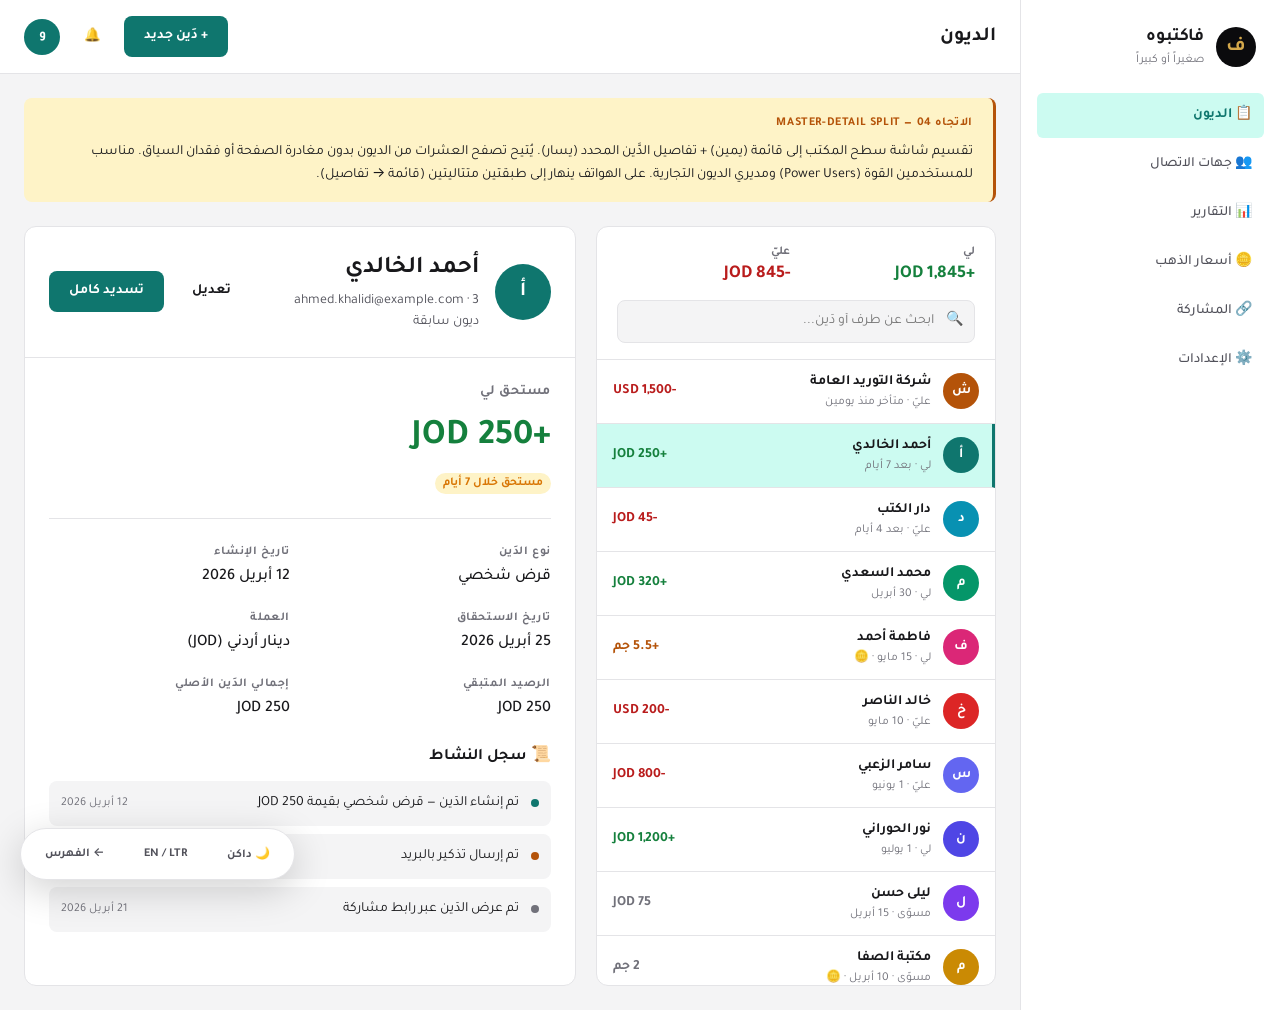
<file: _bmad-output/planning-artifacts/ux-design-directions/direction-4-master-detail.html>
<!DOCTYPE html>
<html lang="ar" dir="rtl" data-theme="light">
<head>
<meta charset="UTF-8">
<meta name="viewport" content="width=device-width, initial-scale=1.0">
<title>Direction 4 — Master-Detail Split | فاكتبوه</title>
<link rel="stylesheet" href="styles.css">
<style>
  .split-layout {
    display: grid;
    grid-template-columns: 400px 1fr;
    gap: var(--space-5);
    height: calc(100vh - 140px);
  }

  .master-panel {
    background: var(--surface);
    border-radius: var(--radius-lg);
    border: 1px solid var(--divider);
    display: flex;
    flex-direction: column;
    overflow: hidden;
  }

  .master-header {
    padding: var(--space-4) var(--space-5);
    border-block-end: 1px solid var(--divider);
    display: flex;
    flex-direction: column;
    gap: var(--space-3);
  }

  .master-summary {
    display: grid;
    grid-template-columns: 1fr 1fr;
    gap: var(--space-3);
  }

  .mini-stat-label {
    font-size: var(--text-xs);
    color: var(--text-muted);
    font-weight: 600;
  }

  .mini-stat-value {
    font-size: var(--text-lg);
    font-weight: 700;
    font-variant-numeric: tabular-nums;
  }

  .mini-stat-value.pos { color: var(--success); }
  .mini-stat-value.neg { color: var(--danger); }

  .master-search {
    position: relative;
  }

  .master-search input {
    width: 100%;
    padding: var(--space-3) var(--space-4);
    padding-inline-start: var(--space-10);
    border: 1px solid var(--divider);
    border-radius: var(--radius-md);
    background: var(--surface-sunken);
    color: var(--text-primary);
    font-family: inherit;
    font-size: var(--text-sm);
  }

  .master-search input:focus {
    outline: 2px solid var(--primary);
    outline-offset: 0;
    border-color: transparent;
  }

  .master-search::before {
    content: "🔍";
    position: absolute;
    inset-inline-start: var(--space-3);
    top: 50%;
    transform: translateY(-50%);
    font-size: var(--text-sm);
    color: var(--text-muted);
  }

  .master-list {
    flex: 1;
    overflow-y: auto;
    display: flex;
    flex-direction: column;
  }

  .master-row {
    display: grid;
    grid-template-columns: auto 1fr auto;
    gap: var(--space-3);
    align-items: center;
    padding: var(--space-3) var(--space-4);
    border-block-end: 1px solid var(--divider);
    cursor: pointer;
    transition: background 150ms ease;
  }

  .master-row:hover {
    background: var(--surface-sunken);
  }

  .master-row.selected {
    background: var(--primary-soft);
    border-inline-start: 3px solid var(--primary);
    padding-inline-start: calc(var(--space-4) - 3px);
  }

  .master-row-info {
    min-width: 0;
  }

  .master-row-name {
    font-weight: 600;
    font-size: var(--text-sm);
    white-space: nowrap;
    overflow: hidden;
    text-overflow: ellipsis;
  }

  .master-row-desc {
    font-size: var(--text-xs);
    color: var(--text-muted);
  }

  .master-row-amount {
    font-size: var(--text-sm);
    font-weight: 700;
    font-variant-numeric: tabular-nums;
    white-space: nowrap;
  }

  /* Detail panel */
  .detail-panel {
    background: var(--surface);
    border-radius: var(--radius-lg);
    border: 1px solid var(--divider);
    display: flex;
    flex-direction: column;
    overflow: hidden;
  }

  .detail-header {
    padding: var(--space-6);
    border-block-end: 1px solid var(--divider);
    display: flex;
    align-items: center;
    gap: var(--space-4);
  }

  .detail-header-info { flex: 1; }

  .detail-contact-name {
    font-size: var(--text-2xl);
    font-weight: 700;
    margin-block-end: var(--space-1);
  }

  .detail-contact-meta {
    font-size: var(--text-sm);
    color: var(--text-secondary);
  }

  .detail-actions {
    display: flex;
    gap: var(--space-2);
  }

  .detail-body {
    flex: 1;
    overflow-y: auto;
    padding: var(--space-6);
  }

  .detail-main-amount {
    display: flex;
    flex-direction: column;
    align-items: flex-start;
    gap: var(--space-2);
    margin-block-end: var(--space-6);
    padding-block-end: var(--space-6);
    border-block-end: 1px solid var(--divider);
  }

  .detail-amount-label {
    font-size: var(--text-sm);
    color: var(--text-muted);
    font-weight: 600;
    text-transform: uppercase;
    letter-spacing: 0.05em;
  }

  .detail-amount-value {
    font-size: var(--text-4xl);
    font-weight: 700;
    font-variant-numeric: tabular-nums;
    color: var(--success);
  }

  .detail-fields {
    display: grid;
    grid-template-columns: 1fr 1fr;
    gap: var(--space-5);
    margin-block-end: var(--space-6);
  }

  .field {
    display: flex;
    flex-direction: column;
    gap: var(--space-1);
  }

  .field-label {
    font-size: var(--text-xs);
    color: var(--text-muted);
    font-weight: 600;
    text-transform: uppercase;
    letter-spacing: 0.05em;
  }

  .field-value {
    font-size: var(--text-base);
    color: var(--text-primary);
    font-weight: 500;
  }

  .detail-section-title {
    font-size: var(--text-base);
    font-weight: 700;
    margin-block-end: var(--space-3);
  }

  .activity-list {
    display: flex;
    flex-direction: column;
    gap: var(--space-2);
  }

  .activity-item {
    display: flex;
    align-items: center;
    gap: var(--space-3);
    padding: var(--space-3);
    background: var(--surface-sunken);
    border-radius: var(--radius-md);
    font-size: var(--text-sm);
  }

  .activity-dot {
    width: 8px;
    height: 8px;
    border-radius: var(--radius-full);
    background: var(--primary);
    flex-shrink: 0;
  }

  .activity-text { flex: 1; }

  .activity-date {
    color: var(--text-muted);
    font-size: var(--text-xs);
  }

  @media (max-width: 1100px) {
    .split-layout { grid-template-columns: 1fr; height: auto; }
    .master-panel { max-height: 60vh; }
  }
</style>
</head>
<body>

<div class="app-shell">

  <aside class="sidebar">
    <div class="sidebar-logo">
      <div class="sidebar-logo-mark">ف</div>
      <div class="sidebar-logo-text">
        <div class="sidebar-logo-name">فاكتبوه</div>
        <div class="sidebar-logo-tag">صغيراً أو كبيراً</div>
      </div>
    </div>
    <nav class="nav">
      <div class="nav-item active">📋 الديون</div>
      <div class="nav-item">👥 جهات الاتصال</div>
      <div class="nav-item">📊 التقارير</div>
      <div class="nav-item">🪙 أسعار الذهب</div>
      <div class="nav-item">🔗 المشاركة</div>
      <div class="nav-item">⚙️ الإعدادات</div>
    </nav>
  </aside>

  <div>
    <div class="topbar">
      <div class="topbar-title">الديون</div>
      <div class="topbar-actions">
        <button class="btn btn-primary">+ دَين جديد</button>
        <button class="icon-btn">🔔</button>
        <div class="avatar">و</div>
      </div>
    </div>

    <main class="main">

      <div class="annotation">
        <div class="annotation-title">الاتجاه 04 — Master-Detail Split</div>
        تقسيم شاشة سطح المكتب إلى قائمة (يمين) + تفاصيل الدَّين المحدد (يسار). يُتيح تصفح العشرات من الديون بدون مغادرة الصفحة أو فقدان السياق. مناسب للمستخدمين القوة (Power Users) ومديري الديون التجارية. على الهواتف ينهار إلى طبقتين متتاليتين (قائمة → تفاصيل).
      </div>

      <div class="split-layout">

        <!-- Master -->
        <div class="master-panel">
          <div class="master-header">
            <div class="master-summary">
              <div>
                <div class="mini-stat-label">لي</div>
                <div class="mini-stat-value pos">+1,845 JOD</div>
              </div>
              <div>
                <div class="mini-stat-label">عليّ</div>
                <div class="mini-stat-value neg">-845 JOD</div>
              </div>
            </div>
            <div class="master-search">
              <input type="text" placeholder="ابحث عن طرف أو دَين...">
            </div>
          </div>

          <div class="master-list">
            <div class="master-row">
              <div class="contact-avatar bg-2">ش</div>
              <div class="master-row-info">
                <div class="master-row-name">شركة التوريد العامة</div>
                <div class="master-row-desc">عليّ · متأخر منذ يومين</div>
              </div>
              <div class="master-row-amount amount-negative">-1,500 USD</div>
            </div>

            <div class="master-row selected">
              <div class="contact-avatar bg-1">أ</div>
              <div class="master-row-info">
                <div class="master-row-name">أحمد الخالدي</div>
                <div class="master-row-desc">لي · بعد 7 أيام</div>
              </div>
              <div class="master-row-amount amount-positive">+250 JOD</div>
            </div>

            <div class="master-row">
              <div class="contact-avatar bg-8">د</div>
              <div class="master-row-info">
                <div class="master-row-name">دار الكتب</div>
                <div class="master-row-desc">عليّ · بعد 4 أيام</div>
              </div>
              <div class="master-row-amount amount-negative">-45 JOD</div>
            </div>

            <div class="master-row">
              <div class="contact-avatar bg-5">م</div>
              <div class="master-row-info">
                <div class="master-row-name">محمد السعدي</div>
                <div class="master-row-desc">لي · 30 أبريل</div>
              </div>
              <div class="master-row-amount amount-positive">+320 JOD</div>
            </div>

            <div class="master-row">
              <div class="contact-avatar bg-4">ف</div>
              <div class="master-row-info">
                <div class="master-row-name">فاطمة أحمد</div>
                <div class="master-row-desc">لي · 15 مايو · 🪙</div>
              </div>
              <div class="master-row-amount amount-gold">+5.5 جم</div>
            </div>

            <div class="master-row">
              <div class="contact-avatar bg-7">خ</div>
              <div class="master-row-info">
                <div class="master-row-name">خالد الناصر</div>
                <div class="master-row-desc">عليّ · 10 مايو</div>
              </div>
              <div class="master-row-amount amount-negative">-200 USD</div>
            </div>

            <div class="master-row">
              <div class="contact-avatar bg-3">س</div>
              <div class="master-row-info">
                <div class="master-row-name">سامر الزعبي</div>
                <div class="master-row-desc">عليّ · 1 يونيو</div>
              </div>
              <div class="master-row-amount amount-negative">-800 JOD</div>
            </div>

            <div class="master-row">
              <div class="contact-avatar bg-10">ن</div>
              <div class="master-row-info">
                <div class="master-row-name">نور الحوراني</div>
                <div class="master-row-desc">لي · 1 يوليو</div>
              </div>
              <div class="master-row-amount amount-positive">+1,200 JOD</div>
            </div>

            <div class="master-row">
              <div class="contact-avatar bg-6">ل</div>
              <div class="master-row-info">
                <div class="master-row-name">ليلى حسن</div>
                <div class="master-row-desc">مسوّى · 15 أبريل</div>
              </div>
              <div class="master-row-amount" style="color: var(--text-muted);">75 JOD</div>
            </div>

            <div class="master-row">
              <div class="contact-avatar bg-9">م</div>
              <div class="master-row-info">
                <div class="master-row-name">مكتبة الصفا</div>
                <div class="master-row-desc">مسوّى · 10 أبريل · 🪙</div>
              </div>
              <div class="master-row-amount" style="color: var(--text-muted);">2 جم</div>
            </div>
          </div>
        </div>

        <!-- Detail -->
        <div class="detail-panel">
          <div class="detail-header">
            <div class="contact-avatar bg-1" style="width: 56px; height: 56px; font-size: var(--text-xl);">أ</div>
            <div class="detail-header-info">
              <div class="detail-contact-name">أحمد الخالدي</div>
              <div class="detail-contact-meta">ahmed.khalidi@example.com · 3 ديون سابقة</div>
            </div>
            <div class="detail-actions">
              <button class="btn btn-ghost">تعديل</button>
              <button class="btn btn-primary">تسديد كامل</button>
            </div>
          </div>

          <div class="detail-body">
            <div class="detail-main-amount">
              <span class="detail-amount-label">مستحق لي</span>
              <span class="detail-amount-value">+250 JOD</span>
              <span class="badge badge-warning">مستحق خلال 7 أيام</span>
            </div>

            <div class="detail-fields">
              <div class="field">
                <div class="field-label">نوع الدَين</div>
                <div class="field-value">قرض شخصي</div>
              </div>
              <div class="field">
                <div class="field-label">تاريخ الإنشاء</div>
                <div class="field-value">12 أبريل 2026</div>
              </div>
              <div class="field">
                <div class="field-label">تاريخ الاستحقاق</div>
                <div class="field-value">25 أبريل 2026</div>
              </div>
              <div class="field">
                <div class="field-label">العملة</div>
                <div class="field-value">دينار أردني (JOD)</div>
              </div>
              <div class="field">
                <div class="field-label">الرصيد المتبقي</div>
                <div class="field-value amount-positive">250 JOD</div>
              </div>
              <div class="field">
                <div class="field-label">إجمالي الدَين الأصلي</div>
                <div class="field-value">250 JOD</div>
              </div>
            </div>

            <div class="detail-section-title">📜 سجل النشاط</div>
            <div class="activity-list">
              <div class="activity-item">
                <span class="activity-dot"></span>
                <span class="activity-text">تم إنشاء الدَين — قرض شخصي بقيمة 250 JOD</span>
                <span class="activity-date">12 أبريل 2026</span>
              </div>
              <div class="activity-item">
                <span class="activity-dot" style="background: var(--accent-gold);"></span>
                <span class="activity-text">تم إرسال تذكير بالبريد</span>
                <span class="activity-date">20 أبريل 2026</span>
              </div>
              <div class="activity-item">
                <span class="activity-dot" style="background: var(--text-muted);"></span>
                <span class="activity-text">تم عرض الدَين عبر رابط مشاركة</span>
                <span class="activity-date">21 أبريل 2026</span>
              </div>
            </div>

          </div>
        </div>

      </div>

    </main>
  </div>
</div>

<div class="controls">
  <button class="control-btn" onclick="toggleTheme()" id="themeBtn">🌙 داكن</button>
  <button class="control-btn" onclick="toggleDir()" id="dirBtn">EN / LTR</button>
  <a href="index.html" class="control-btn">← الفهرس</a>
</div>

<script>
function toggleTheme() {
  const html = document.documentElement;
  const next = html.getAttribute('data-theme') === 'light' ? 'dark' : 'light';
  html.setAttribute('data-theme', next);
  document.getElementById('themeBtn').textContent = next === 'light' ? '🌙 داكن' : '☀️ فاتح';
}
function toggleDir() {
  const html = document.documentElement;
  const next = html.getAttribute('dir') === 'rtl' ? 'ltr' : 'rtl';
  html.setAttribute('dir', next);
  html.setAttribute('lang', next === 'rtl' ? 'ar' : 'en');
  document.getElementById('dirBtn').textContent = next === 'rtl' ? 'EN / LTR' : 'عربي / RTL';
}
</script>
</body>
</html>
</file>
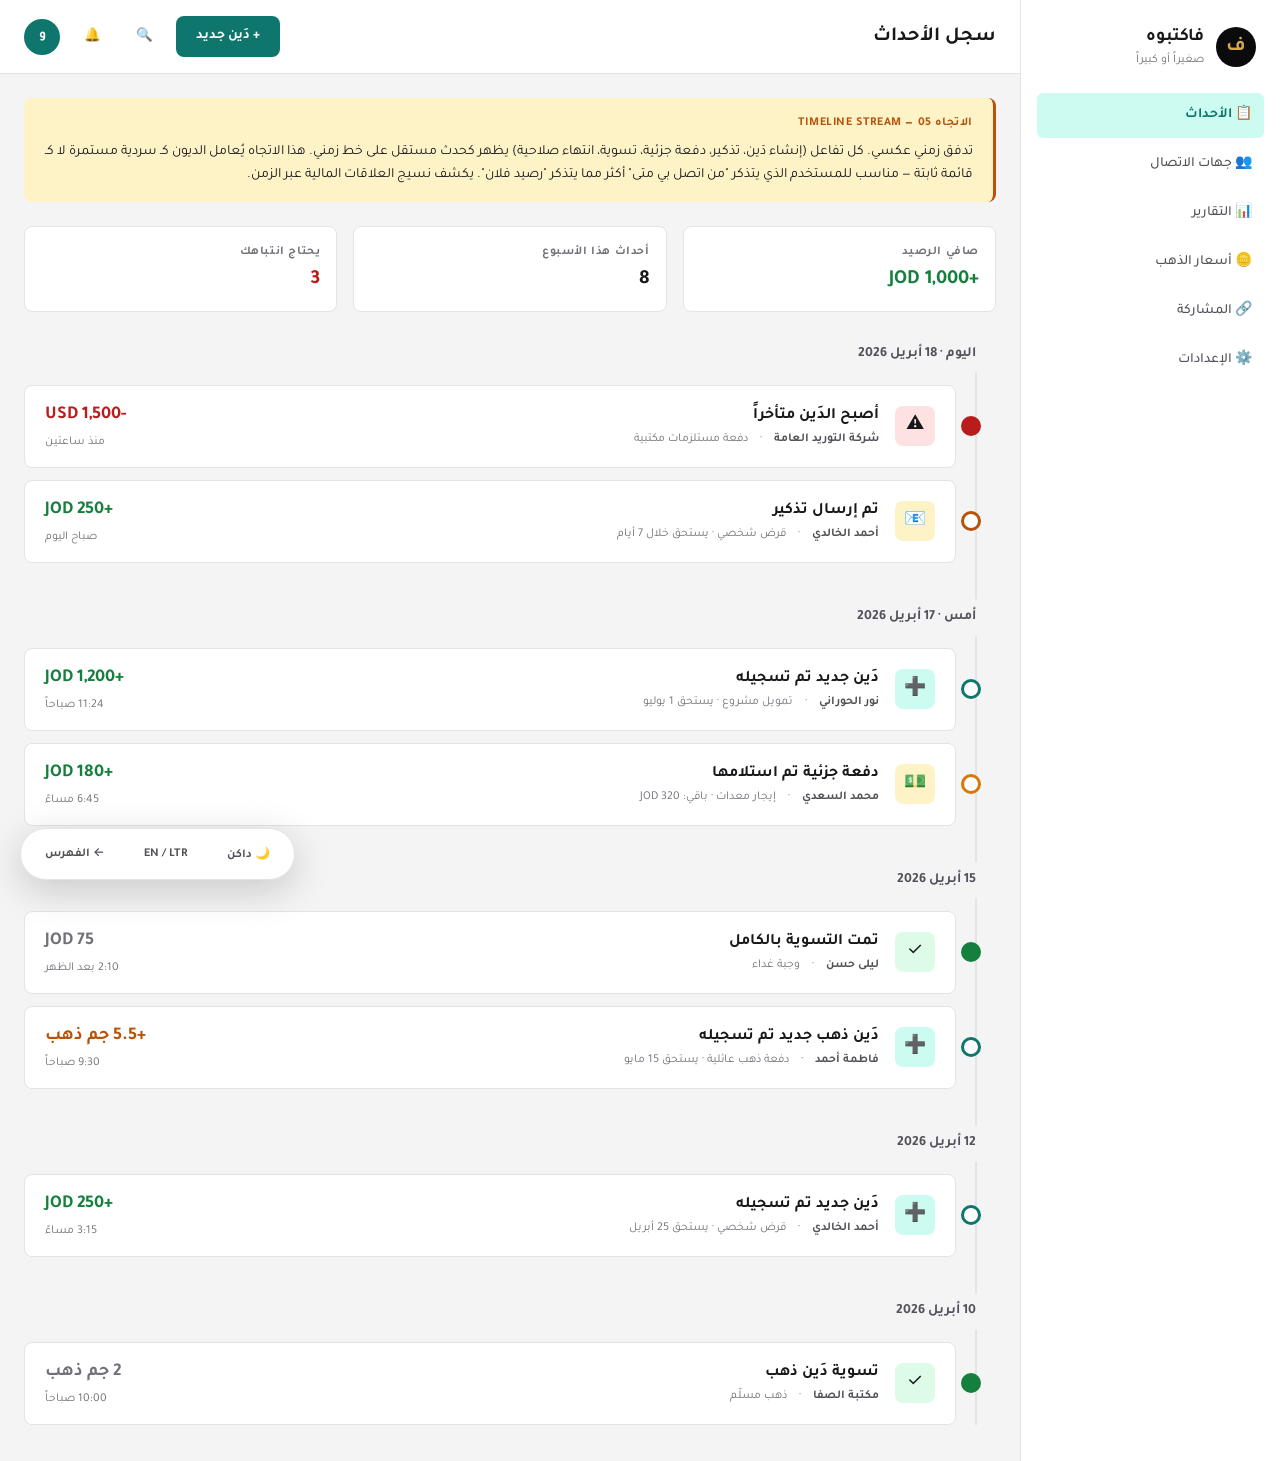
<file: _bmad-output/planning-artifacts/ux-design-directions/direction-5-timeline-stream.html>
<!DOCTYPE html>
<html lang="ar" dir="rtl" data-theme="light">
<head>
<meta charset="UTF-8">
<meta name="viewport" content="width=device-width, initial-scale=1.0">
<title>Direction 5 — Timeline Stream | فاكتبوه</title>
<link rel="stylesheet" href="styles.css">
<style>
  .compact-summary {
    display: grid;
    grid-template-columns: repeat(3, 1fr);
    gap: var(--space-4);
    margin-block-end: var(--space-6);
  }

  .summary-mini {
    background: var(--surface);
    border-radius: var(--radius-md);
    padding: var(--space-4);
    border: 1px solid var(--divider);
  }

  .summary-mini-label {
    font-size: var(--text-xs);
    color: var(--text-muted);
    font-weight: 600;
    text-transform: uppercase;
    letter-spacing: 0.05em;
    margin-block-end: var(--space-1);
  }

  .summary-mini-value {
    font-size: var(--text-xl);
    font-weight: 700;
    font-variant-numeric: tabular-nums;
  }

  .timeline {
    position: relative;
    padding-inline-start: var(--space-10);
  }

  .timeline::before {
    content: "";
    position: absolute;
    inset-inline-start: 19px;
    top: 0;
    bottom: 0;
    width: 2px;
    background: var(--divider);
  }

  .date-label {
    position: relative;
    font-size: var(--text-sm);
    font-weight: 700;
    color: var(--text-secondary);
    margin: var(--space-6) 0 var(--space-3);
    padding: var(--space-2) var(--space-4);
    background: var(--surface-sunken);
    border-radius: var(--radius-full);
    display: inline-block;
    inset-inline-start: calc(-1 * var(--space-10) + 4px);
  }

  .date-label:first-child {
    margin-block-start: 0;
  }

  .event {
    position: relative;
    background: var(--surface);
    border: 1px solid var(--divider);
    border-radius: var(--radius-md);
    padding: var(--space-4) var(--space-5);
    margin-block-end: var(--space-3);
    display: grid;
    grid-template-columns: auto 1fr auto;
    gap: var(--space-4);
    align-items: center;
  }

  .event::before {
    content: "";
    position: absolute;
    inset-inline-start: calc(-1 * var(--space-10) + 14px);
    top: 50%;
    transform: translateY(-50%);
    width: 14px;
    height: 14px;
    border-radius: var(--radius-full);
    background: var(--surface);
    border: 3px solid var(--primary);
    z-index: 1;
  }

  .event.event-created::before { border-color: var(--primary); }
  .event.event-settled::before { border-color: var(--success); background: var(--success); }
  .event.event-overdue::before { border-color: var(--danger); background: var(--danger); }
  .event.event-reminder::before { border-color: var(--accent-gold); }
  .event.event-partial::before { border-color: var(--warning); }

  .event-icon {
    width: 40px;
    height: 40px;
    border-radius: var(--radius-md);
    display: grid;
    place-items: center;
    font-size: var(--text-lg);
    background: var(--surface-sunken);
  }

  .event.event-created .event-icon { background: var(--primary-soft); }
  .event.event-settled .event-icon { background: var(--success-soft); }
  .event.event-overdue .event-icon { background: var(--danger-soft); }
  .event.event-reminder .event-icon { background: var(--accent-gold-soft); }
  .event.event-partial .event-icon { background: var(--warning-soft); }

  .event-body { min-width: 0; }

  .event-title {
    font-weight: 600;
    font-size: var(--text-base);
    color: var(--text-primary);
    margin-block-end: 2px;
  }

  .event-meta {
    font-size: var(--text-xs);
    color: var(--text-muted);
    display: flex;
    gap: var(--space-3);
    align-items: center;
  }

  .event-contact {
    font-weight: 600;
    color: var(--text-secondary);
  }

  .event-amount {
    font-size: var(--text-lg);
    font-weight: 700;
    font-variant-numeric: tabular-nums;
    white-space: nowrap;
  }

  .event-time {
    font-size: var(--text-xs);
    color: var(--text-muted);
  }

  @media (max-width: 700px) {
    .compact-summary { grid-template-columns: 1fr; }
    .timeline { padding-inline-start: var(--space-6); }
    .event { grid-template-columns: auto 1fr; }
    .event-amount { grid-column: 2; text-align: end; }
  }
</style>
</head>
<body>

<div class="app-shell">

  <aside class="sidebar">
    <div class="sidebar-logo">
      <div class="sidebar-logo-mark">ف</div>
      <div class="sidebar-logo-text">
        <div class="sidebar-logo-name">فاكتبوه</div>
        <div class="sidebar-logo-tag">صغيراً أو كبيراً</div>
      </div>
    </div>
    <nav class="nav">
      <div class="nav-item active">📋 الأحداث</div>
      <div class="nav-item">👥 جهات الاتصال</div>
      <div class="nav-item">📊 التقارير</div>
      <div class="nav-item">🪙 أسعار الذهب</div>
      <div class="nav-item">🔗 المشاركة</div>
      <div class="nav-item">⚙️ الإعدادات</div>
    </nav>
  </aside>

  <div>
    <div class="topbar">
      <div class="topbar-title">سجل الأحداث</div>
      <div class="topbar-actions">
        <button class="btn btn-primary">+ دَين جديد</button>
        <button class="icon-btn">🔍</button>
        <button class="icon-btn">🔔</button>
        <div class="avatar">و</div>
      </div>
    </div>

    <main class="main">

      <div class="annotation">
        <div class="annotation-title">الاتجاه 05 — Timeline Stream</div>
        تدفق زمني عكسي. كل تفاعل (إنشاء دَين، تذكير، دفعة جزئية، تسوية، انتهاء صلاحية) يظهر كحدث مستقل على خط زمني. هذا الاتجاه يُعامل الديون كـ سردية مستمرة لا كـ قائمة ثابتة — مناسب للمستخدم الذي يتذكر "من اتصل بي متى" أكثر مما يتذكر "رصيد فلان". يكشف نسيج العلاقات المالية عبر الزمن.
      </div>

      <!-- Compact summary -->
      <div class="compact-summary">
        <div class="summary-mini">
          <div class="summary-mini-label">صافي الرصيد</div>
          <div class="summary-mini-value" style="color: var(--success);">+1,000 JOD</div>
        </div>
        <div class="summary-mini">
          <div class="summary-mini-label">أحداث هذا الأسبوع</div>
          <div class="summary-mini-value">8</div>
        </div>
        <div class="summary-mini">
          <div class="summary-mini-label">يحتاج انتباهك</div>
          <div class="summary-mini-value" style="color: var(--danger);">3</div>
        </div>
      </div>

      <!-- Timeline -->
      <div class="timeline">

        <div class="date-label">اليوم · 18 أبريل 2026</div>

        <div class="event event-overdue">
          <div class="event-icon">⚠️</div>
          <div class="event-body">
            <div class="event-title">أصبح الدَين متأخراً</div>
            <div class="event-meta">
              <span class="event-contact">شركة التوريد العامة</span>
              <span>·</span>
              <span>دفعة مستلزمات مكتبية</span>
            </div>
          </div>
          <div style="display: flex; flex-direction: column; align-items: flex-end; gap: 4px;">
            <span class="event-amount amount-negative">-1,500 USD</span>
            <span class="event-time">منذ ساعتين</span>
          </div>
        </div>

        <div class="event event-reminder">
          <div class="event-icon">📧</div>
          <div class="event-body">
            <div class="event-title">تم إرسال تذكير</div>
            <div class="event-meta">
              <span class="event-contact">أحمد الخالدي</span>
              <span>·</span>
              <span>قرض شخصي · يستحق خلال 7 أيام</span>
            </div>
          </div>
          <div style="display: flex; flex-direction: column; align-items: flex-end; gap: 4px;">
            <span class="event-amount amount-positive">+250 JOD</span>
            <span class="event-time">صباح اليوم</span>
          </div>
        </div>

        <div class="date-label">أمس · 17 أبريل 2026</div>

        <div class="event event-created">
          <div class="event-icon">➕</div>
          <div class="event-body">
            <div class="event-title">دَين جديد تم تسجيله</div>
            <div class="event-meta">
              <span class="event-contact">نور الحوراني</span>
              <span>·</span>
              <span>تمويل مشروع · يستحق 1 يوليو</span>
            </div>
          </div>
          <div style="display: flex; flex-direction: column; align-items: flex-end; gap: 4px;">
            <span class="event-amount amount-positive">+1,200 JOD</span>
            <span class="event-time">11:24 صباحاً</span>
          </div>
        </div>

        <div class="event event-partial">
          <div class="event-icon">💵</div>
          <div class="event-body">
            <div class="event-title">دفعة جزئية تم استلامها</div>
            <div class="event-meta">
              <span class="event-contact">محمد السعدي</span>
              <span>·</span>
              <span>إيجار معدات · باقي: 320 JOD</span>
            </div>
          </div>
          <div style="display: flex; flex-direction: column; align-items: flex-end; gap: 4px;">
            <span class="event-amount" style="color: var(--success);">+180 JOD</span>
            <span class="event-time">6:45 مساءً</span>
          </div>
        </div>

        <div class="date-label">15 أبريل 2026</div>

        <div class="event event-settled">
          <div class="event-icon">✓</div>
          <div class="event-body">
            <div class="event-title">تمت التسوية بالكامل</div>
            <div class="event-meta">
              <span class="event-contact">ليلى حسن</span>
              <span>·</span>
              <span>وجبة غداء</span>
            </div>
          </div>
          <div style="display: flex; flex-direction: column; align-items: flex-end; gap: 4px;">
            <span class="event-amount" style="color: var(--text-muted);">75 JOD</span>
            <span class="event-time">2:10 بعد الظهر</span>
          </div>
        </div>

        <div class="event event-created">
          <div class="event-icon">➕</div>
          <div class="event-body">
            <div class="event-title">دَين ذهب جديد تم تسجيله</div>
            <div class="event-meta">
              <span class="event-contact">فاطمة أحمد</span>
              <span>·</span>
              <span>دفعة ذهب عائلية · يستحق 15 مايو</span>
            </div>
          </div>
          <div style="display: flex; flex-direction: column; align-items: flex-end; gap: 4px;">
            <span class="event-amount amount-gold">+5.5 جم ذهب</span>
            <span class="event-time">9:30 صباحاً</span>
          </div>
        </div>

        <div class="date-label">12 أبريل 2026</div>

        <div class="event event-created">
          <div class="event-icon">➕</div>
          <div class="event-body">
            <div class="event-title">دَين جديد تم تسجيله</div>
            <div class="event-meta">
              <span class="event-contact">أحمد الخالدي</span>
              <span>·</span>
              <span>قرض شخصي · يستحق 25 أبريل</span>
            </div>
          </div>
          <div style="display: flex; flex-direction: column; align-items: flex-end; gap: 4px;">
            <span class="event-amount amount-positive">+250 JOD</span>
            <span class="event-time">3:15 مساءً</span>
          </div>
        </div>

        <div class="date-label">10 أبريل 2026</div>

        <div class="event event-settled">
          <div class="event-icon">✓</div>
          <div class="event-body">
            <div class="event-title">تسوية دَين ذهب</div>
            <div class="event-meta">
              <span class="event-contact">مكتبة الصفا</span>
              <span>·</span>
              <span>ذهب مسلّم</span>
            </div>
          </div>
          <div style="display: flex; flex-direction: column; align-items: flex-end; gap: 4px;">
            <span class="event-amount" style="color: var(--text-muted);">2 جم ذهب</span>
            <span class="event-time">10:00 صباحاً</span>
          </div>
        </div>

      </div>

    </main>
  </div>
</div>

<div class="controls">
  <button class="control-btn" onclick="toggleTheme()" id="themeBtn">🌙 داكن</button>
  <button class="control-btn" onclick="toggleDir()" id="dirBtn">EN / LTR</button>
  <a href="index.html" class="control-btn">← الفهرس</a>
</div>

<script>
function toggleTheme() {
  const html = document.documentElement;
  const next = html.getAttribute('data-theme') === 'light' ? 'dark' : 'light';
  html.setAttribute('data-theme', next);
  document.getElementById('themeBtn').textContent = next === 'light' ? '🌙 داكن' : '☀️ فاتح';
}
function toggleDir() {
  const html = document.documentElement;
  const next = html.getAttribute('dir') === 'rtl' ? 'ltr' : 'rtl';
  html.setAttribute('dir', next);
  html.setAttribute('lang', next === 'rtl' ? 'ar' : 'en');
  document.getElementById('dirBtn').textContent = next === 'rtl' ? 'EN / LTR' : 'عربي / RTL';
}
</script>
</body>
</html>
</file>
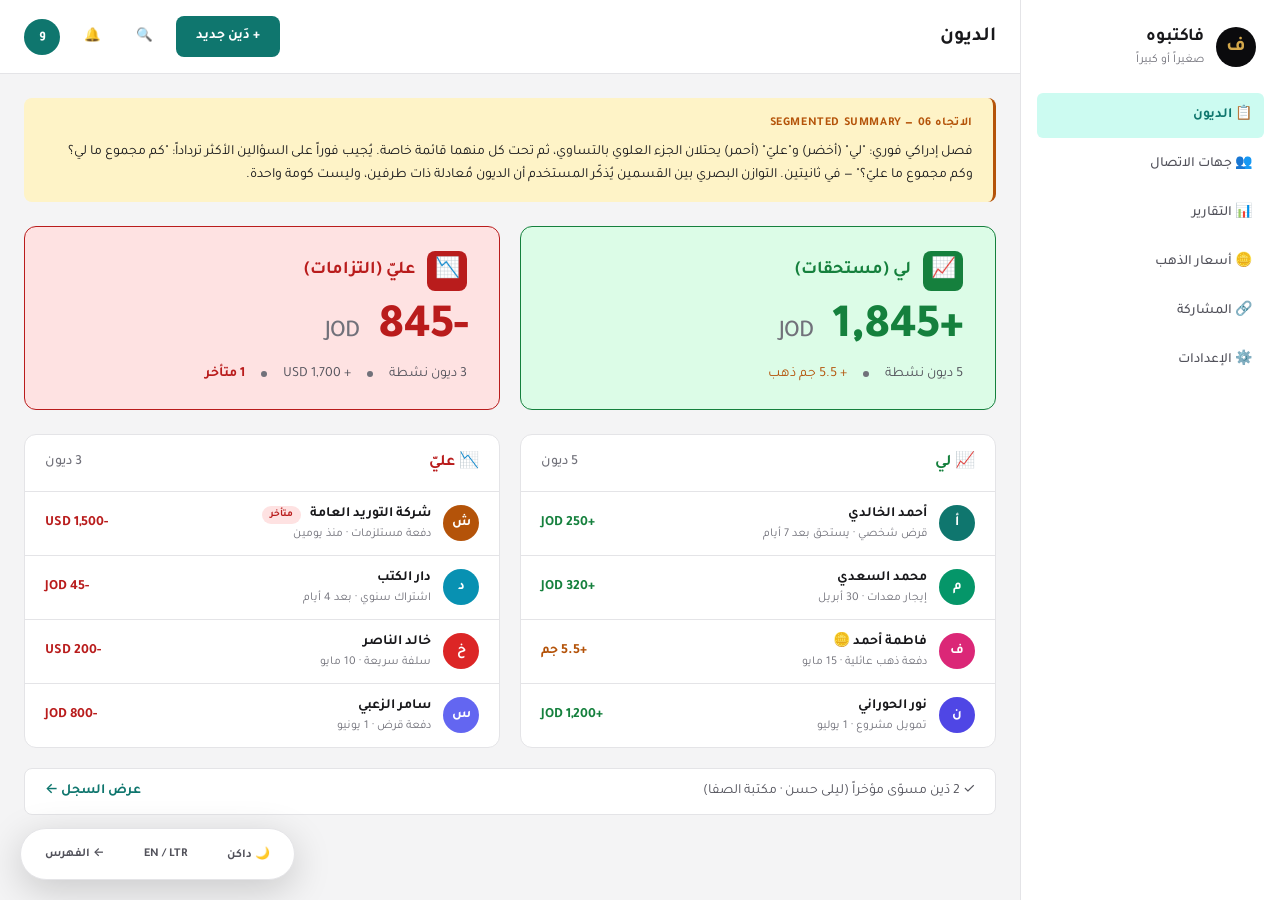
<file: _bmad-output/planning-artifacts/ux-design-directions/direction-6-segmented-summary.html>
<!DOCTYPE html>
<html lang="ar" dir="rtl" data-theme="light">
<head>
<meta charset="UTF-8">
<meta name="viewport" content="width=device-width, initial-scale=1.0">
<title>Direction 6 — Segmented Summary | فاكتبوه</title>
<link rel="stylesheet" href="styles.css">
<style>
  .segment-heroes {
    display: grid;
    grid-template-columns: 1fr 1fr;
    gap: var(--space-5);
    margin-block-end: var(--space-6);
  }

  .segment-hero {
    border-radius: var(--radius-lg);
    padding: var(--space-6) var(--space-8);
    position: relative;
    overflow: hidden;
  }

  .segment-hero.receivable {
    background: var(--success-soft);
    border: 1px solid var(--success);
  }

  .segment-hero.payable {
    background: var(--danger-soft);
    border: 1px solid var(--danger);
  }

  [data-theme="dark"] .segment-hero.receivable {
    background: linear-gradient(135deg, rgba(74, 222, 128, 0.1), rgba(74, 222, 128, 0.02));
    border-color: rgba(74, 222, 128, 0.3);
  }

  [data-theme="dark"] .segment-hero.payable {
    background: linear-gradient(135deg, rgba(248, 113, 113, 0.1), rgba(248, 113, 113, 0.02));
    border-color: rgba(248, 113, 113, 0.3);
  }

  .segment-hero-header {
    display: flex;
    align-items: center;
    gap: var(--space-3);
    margin-block-end: var(--space-3);
  }

  .segment-hero-icon {
    width: 40px;
    height: 40px;
    border-radius: var(--radius-md);
    display: grid;
    place-items: center;
    font-size: var(--text-xl);
  }

  .receivable .segment-hero-icon { background: var(--success); color: var(--text-inverse); }
  .payable .segment-hero-icon { background: var(--danger); color: var(--text-inverse); }

  .segment-hero-label {
    font-size: var(--text-lg);
    font-weight: 700;
  }

  .receivable .segment-hero-label { color: var(--success); }
  .payable .segment-hero-label { color: var(--danger); }

  .segment-hero-amount {
    font-size: var(--text-5xl);
    font-weight: 800;
    font-variant-numeric: tabular-nums;
    letter-spacing: -0.02em;
    line-height: 1.1;
    margin-block-end: var(--space-2);
  }

  .receivable .segment-hero-amount { color: var(--success); }
  .payable .segment-hero-amount { color: var(--danger); }

  .segment-hero-amount .currency {
    font-size: var(--text-2xl);
    font-weight: 500;
    color: var(--text-muted);
    margin-inline-start: var(--space-2);
  }

  .segment-hero-sub {
    font-size: var(--text-sm);
    color: var(--text-secondary);
    display: flex;
    gap: var(--space-4);
    align-items: center;
    flex-wrap: wrap;
  }

  .segment-hero-sub-item {
    display: flex;
    align-items: center;
    gap: var(--space-1);
  }

  .sub-dot {
    width: 6px; height: 6px;
    border-radius: var(--radius-full);
    background: var(--text-muted);
  }

  /* Two-column lists */
  .segments-lists {
    display: grid;
    grid-template-columns: 1fr 1fr;
    gap: var(--space-5);
  }

  .segment-column {
    background: var(--surface);
    border-radius: var(--radius-lg);
    border: 1px solid var(--divider);
    overflow: hidden;
  }

  .segment-column-header {
    padding: var(--space-4) var(--space-5);
    border-block-end: 1px solid var(--divider);
    display: flex;
    align-items: center;
    justify-content: space-between;
  }

  .segment-column-title {
    font-size: var(--text-base);
    font-weight: 700;
    display: flex;
    align-items: center;
    gap: var(--space-2);
  }

  .segment-column.receivable .segment-column-title { color: var(--success); }
  .segment-column.payable .segment-column-title { color: var(--danger); }

  .segment-column-count {
    font-size: var(--text-sm);
    color: var(--text-muted);
    font-weight: 500;
  }

  .segment-items {
    display: flex;
    flex-direction: column;
  }

  .segment-item {
    display: grid;
    grid-template-columns: auto 1fr auto;
    align-items: center;
    gap: var(--space-3);
    padding: var(--space-3) var(--space-5);
    border-block-end: 1px solid var(--divider);
    cursor: pointer;
    transition: background 150ms ease;
  }

  .segment-item:last-child { border-block-end: none; }
  .segment-item:hover { background: var(--surface-sunken); }

  .segment-item-info {
    min-width: 0;
  }

  .segment-item-name {
    font-weight: 600;
    font-size: var(--text-sm);
    white-space: nowrap;
    overflow: hidden;
    text-overflow: ellipsis;
  }

  .segment-item-meta {
    font-size: var(--text-xs);
    color: var(--text-muted);
  }

  .segment-item-amount {
    font-weight: 700;
    font-variant-numeric: tabular-nums;
    white-space: nowrap;
    font-size: var(--text-sm);
  }

  .segment-item.settled .segment-item-name,
  .segment-item.settled .segment-item-amount {
    color: var(--text-muted);
    text-decoration: line-through;
  }

  /* Settled row (slim) */
  .settled-row {
    background: var(--surface);
    border-radius: var(--radius-md);
    border: 1px solid var(--divider);
    padding: var(--space-3) var(--space-5);
    margin-block-start: var(--space-5);
    display: flex;
    align-items: center;
    justify-content: space-between;
    gap: var(--space-3);
    font-size: var(--text-sm);
    color: var(--text-secondary);
  }

  @media (max-width: 900px) {
    .segment-heroes, .segments-lists { grid-template-columns: 1fr; }
    .segment-hero-amount { font-size: var(--text-4xl); }
  }
</style>
</head>
<body>

<div class="app-shell">

  <aside class="sidebar">
    <div class="sidebar-logo">
      <div class="sidebar-logo-mark">ف</div>
      <div class="sidebar-logo-text">
        <div class="sidebar-logo-name">فاكتبوه</div>
        <div class="sidebar-logo-tag">صغيراً أو كبيراً</div>
      </div>
    </div>
    <nav class="nav">
      <div class="nav-item active">📋 الديون</div>
      <div class="nav-item">👥 جهات الاتصال</div>
      <div class="nav-item">📊 التقارير</div>
      <div class="nav-item">🪙 أسعار الذهب</div>
      <div class="nav-item">🔗 المشاركة</div>
      <div class="nav-item">⚙️ الإعدادات</div>
    </nav>
  </aside>

  <div>
    <div class="topbar">
      <div class="topbar-title">الديون</div>
      <div class="topbar-actions">
        <button class="btn btn-primary">+ دَين جديد</button>
        <button class="icon-btn">🔍</button>
        <button class="icon-btn">🔔</button>
        <div class="avatar">و</div>
      </div>
    </div>

    <main class="main">

      <div class="annotation">
        <div class="annotation-title">الاتجاه 06 — Segmented Summary</div>
        فصل إدراكي فوري: "لي" (أخضر) و"عليّ" (أحمر) يحتلان الجزء العلوي بالتساوي، ثم تحت كل منهما قائمة خاصة. يُجيب فوراً على السؤالين الأكثر ترداداً: "كم مجموع ما لي؟ وكم مجموع ما عليّ؟" — في ثانيتين. التوازن البصري بين القسمين يُذكّر المستخدم أن الديون مُعادلة ذات طرفين، وليست كومة واحدة.
      </div>

      <!-- Two hero tiles -->
      <div class="segment-heroes">
        <div class="segment-hero receivable">
          <div class="segment-hero-header">
            <div class="segment-hero-icon">📈</div>
            <div class="segment-hero-label">لي (مستحقات)</div>
          </div>
          <div class="segment-hero-amount">+1,845 <span class="currency">JOD</span></div>
          <div class="segment-hero-sub">
            <div class="segment-hero-sub-item"><span>5 ديون نشطة</span></div>
            <div class="sub-dot"></div>
            <div class="segment-hero-sub-item"><span style="color: var(--accent-gold);">+ 5.5 جم ذهب</span></div>
          </div>
        </div>

        <div class="segment-hero payable">
          <div class="segment-hero-header">
            <div class="segment-hero-icon">📉</div>
            <div class="segment-hero-label">عليّ (التزامات)</div>
          </div>
          <div class="segment-hero-amount">-845 <span class="currency">JOD</span></div>
          <div class="segment-hero-sub">
            <div class="segment-hero-sub-item"><span>3 ديون نشطة</span></div>
            <div class="sub-dot"></div>
            <div class="segment-hero-sub-item"><span>+ 1,700 USD</span></div>
            <div class="sub-dot"></div>
            <div class="segment-hero-sub-item"><span style="color: var(--danger); font-weight: 600;">1 متأخر</span></div>
          </div>
        </div>
      </div>

      <!-- Two lists -->
      <div class="segments-lists">

        <!-- Receivable list -->
        <div class="segment-column receivable">
          <div class="segment-column-header">
            <div class="segment-column-title">📈 لي</div>
            <div class="segment-column-count">5 ديون</div>
          </div>
          <div class="segment-items">
            <div class="segment-item">
              <div class="contact-avatar bg-1">أ</div>
              <div class="segment-item-info">
                <div class="segment-item-name">أحمد الخالدي</div>
                <div class="segment-item-meta">قرض شخصي · يستحق بعد 7 أيام</div>
              </div>
              <div class="segment-item-amount amount-positive">+250 JOD</div>
            </div>
            <div class="segment-item">
              <div class="contact-avatar bg-5">م</div>
              <div class="segment-item-info">
                <div class="segment-item-name">محمد السعدي</div>
                <div class="segment-item-meta">إيجار معدات · 30 أبريل</div>
              </div>
              <div class="segment-item-amount amount-positive">+320 JOD</div>
            </div>
            <div class="segment-item">
              <div class="contact-avatar bg-4">ف</div>
              <div class="segment-item-info">
                <div class="segment-item-name">فاطمة أحمد 🪙</div>
                <div class="segment-item-meta">دفعة ذهب عائلية · 15 مايو</div>
              </div>
              <div class="segment-item-amount amount-gold">+5.5 جم</div>
            </div>
            <div class="segment-item">
              <div class="contact-avatar bg-10">ن</div>
              <div class="segment-item-info">
                <div class="segment-item-name">نور الحوراني</div>
                <div class="segment-item-meta">تمويل مشروع · 1 يوليو</div>
              </div>
              <div class="segment-item-amount amount-positive">+1,200 JOD</div>
            </div>
          </div>
        </div>

        <!-- Payable list -->
        <div class="segment-column payable">
          <div class="segment-column-header">
            <div class="segment-column-title">📉 عليّ</div>
            <div class="segment-column-count">3 ديون</div>
          </div>
          <div class="segment-items">
            <div class="segment-item">
              <div class="contact-avatar bg-2">ش</div>
              <div class="segment-item-info">
                <div class="segment-item-name">شركة التوريد العامة <span class="badge badge-danger" style="margin-inline-start: 6px; font-size: 10px;">متأخر</span></div>
                <div class="segment-item-meta">دفعة مستلزمات · منذ يومين</div>
              </div>
              <div class="segment-item-amount amount-negative">-1,500 USD</div>
            </div>
            <div class="segment-item">
              <div class="contact-avatar bg-8">د</div>
              <div class="segment-item-info">
                <div class="segment-item-name">دار الكتب</div>
                <div class="segment-item-meta">اشتراك سنوي · بعد 4 أيام</div>
              </div>
              <div class="segment-item-amount amount-negative">-45 JOD</div>
            </div>
            <div class="segment-item">
              <div class="contact-avatar bg-7">خ</div>
              <div class="segment-item-info">
                <div class="segment-item-name">خالد الناصر</div>
                <div class="segment-item-meta">سلفة سريعة · 10 مايو</div>
              </div>
              <div class="segment-item-amount amount-negative">-200 USD</div>
            </div>
            <div class="segment-item">
              <div class="contact-avatar bg-3">س</div>
              <div class="segment-item-info">
                <div class="segment-item-name">سامر الزعبي</div>
                <div class="segment-item-meta">دفعة قرض · 1 يونيو</div>
              </div>
              <div class="segment-item-amount amount-negative">-800 JOD</div>
            </div>
          </div>
        </div>

      </div>

      <!-- Settled footer -->
      <div class="settled-row">
        <div>✓ 2 دَين مسوّى مؤخراً (ليلى حسن · مكتبة الصفا)</div>
        <a href="#" style="color: var(--primary); font-weight: 600;">عرض السجل ←</a>
      </div>

    </main>
  </div>
</div>

<div class="controls">
  <button class="control-btn" onclick="toggleTheme()" id="themeBtn">🌙 داكن</button>
  <button class="control-btn" onclick="toggleDir()" id="dirBtn">EN / LTR</button>
  <a href="index.html" class="control-btn">← الفهرس</a>
</div>

<script>
function toggleTheme() {
  const html = document.documentElement;
  const next = html.getAttribute('data-theme') === 'light' ? 'dark' : 'light';
  html.setAttribute('data-theme', next);
  document.getElementById('themeBtn').textContent = next === 'light' ? '🌙 داكن' : '☀️ فاتح';
}
function toggleDir() {
  const html = document.documentElement;
  const next = html.getAttribute('dir') === 'rtl' ? 'ltr' : 'rtl';
  html.setAttribute('dir', next);
  html.setAttribute('lang', next === 'rtl' ? 'ar' : 'en');
  document.getElementById('dirBtn').textContent = next === 'rtl' ? 'EN / LTR' : 'عربي / RTL';
}
</script>
</body>
</html>
</file>
<file: _bmad-output/planning-artifacts/ux-design-directions/styles.css>
/* ============================================
   فاكتبوه - Shared Design Tokens & Components
   Step 8 Visual Foundation applied
   ============================================ */

/* -------- Fonts -------- */
@import url('https://fonts.googleapis.com/css2?family=Tajawal:wght@400;500;700;800&family=Inter:wght@400;500;600;700&display=swap');

/* -------- Design Tokens: Light Mode (Default) -------- */
:root,
[data-theme="light"] {
  --primary: #0F766E;
  --primary-hover: #0D9488;
  --primary-soft: #CCFBF1;
  --accent-gold: #B45309;
  --accent-gold-soft: #FEF3C7;

  --surface: #FFFFFF;
  --surface-raised: #FAFAFA;
  --surface-sunken: #F4F4F5;

  --text-primary: #18181B;
  --text-secondary: #52525B;
  --text-muted: #71717A;
  --text-inverse: #FFFFFF;

  --success: #15803D;
  --success-soft: #DCFCE7;
  --warning: #D97706;
  --warning-soft: #FEF3C7;
  --danger: #B91C1C;
  --danger-soft: #FEE2E2;

  --divider: #E4E4E7;
  --divider-strong: #D4D4D8;

  --shadow-sm: 0 1px 2px rgba(0, 0, 0, 0.06);
  --shadow-md: 0 4px 12px rgba(0, 0, 0, 0.08);
  --shadow-lg: 0 10px 38px rgba(0, 0, 0, 0.18);

  --brand-ink: #0B0B0D;
  --brand-gold: #D4A84B;
}

/* -------- Design Tokens: Dark Mode -------- */
[data-theme="dark"] {
  --primary: #2DD4BF;
  --primary-hover: #5EEAD4;
  --primary-soft: #134E4A;
  --accent-gold: #F59E0B;
  --accent-gold-soft: #451A03;

  --surface: #0F0F11;
  --surface-raised: #1A1A1D;
  --surface-sunken: #09090B;

  --text-primary: #F4F4F5;
  --text-secondary: #A1A1AA;
  --text-muted: #71717A;
  --text-inverse: #0F0F11;

  --success: #4ADE80;
  --success-soft: #14532D;
  --warning: #FBBF24;
  --warning-soft: #451A03;
  --danger: #F87171;
  --danger-soft: #450A0A;

  --divider: #27272A;
  --divider-strong: #3F3F46;

  --shadow-sm: 0 1px 2px rgba(0, 0, 0, 0.3);
  --shadow-md: 0 4px 12px rgba(0, 0, 0, 0.4);
  --shadow-lg: 0 10px 38px rgba(0, 0, 0, 0.6);
}

/* -------- Typography Scale -------- */
:root {
  --text-xs: 12px;
  --text-sm: 14px;
  --text-base: 16px;
  --text-lg: 18px;
  --text-xl: 20px;
  --text-2xl: 24px;
  --text-3xl: 30px;
  --text-4xl: 36px;
  --text-5xl: 48px;

  --radius-sm: 6px;
  --radius-md: 8px;
  --radius-lg: 12px;
  --radius-full: 9999px;

  --space-1: 4px;
  --space-2: 8px;
  --space-3: 12px;
  --space-4: 16px;
  --space-5: 20px;
  --space-6: 24px;
  --space-8: 32px;
  --space-10: 40px;
  --space-12: 48px;
  --space-16: 64px;
}

/* -------- Reset & Base -------- */
* {
  box-sizing: border-box;
  margin: 0;
  padding: 0;
}

html, body {
  min-height: 100vh;
  background: var(--surface-sunken);
  color: var(--text-primary);
  font-family: 'Tajawal', 'Inter', -apple-system, BlinkMacSystemFont, sans-serif;
  font-feature-settings: "tnum" 1, "lnum" 1;
  -webkit-font-smoothing: antialiased;
  -moz-osx-font-smoothing: grayscale;
  font-size: var(--text-base);
  line-height: 1.5;
  transition: background-color 200ms ease, color 200ms ease;
}

html[dir="ltr"] body {
  font-family: 'Inter', 'Tajawal', sans-serif;
}

button {
  font-family: inherit;
  cursor: pointer;
  border: none;
  background: none;
  color: inherit;
}

a { color: inherit; text-decoration: none; }

/* Tabular numerals for financial data */
.amount, .num {
  font-variant-numeric: tabular-nums lining-nums;
  font-feature-settings: "tnum" 1, "lnum" 1;
}

/* -------- App Shell -------- */
.app-shell {
  display: grid;
  grid-template-columns: 260px 1fr;
  min-height: 100vh;
  background: var(--surface-sunken);
}

@media (max-width: 900px) {
  .app-shell {
    grid-template-columns: 1fr;
  }
  .sidebar { display: none; }
}

/* -------- Sidebar -------- */
.sidebar {
  background: var(--surface);
  border-inline-end: 1px solid var(--divider);
  padding: var(--space-6) var(--space-4);
  display: flex;
  flex-direction: column;
  gap: var(--space-6);
}

.sidebar-logo {
  display: flex;
  align-items: center;
  gap: var(--space-3);
  padding-inline-start: var(--space-2);
}

.sidebar-logo-mark {
  width: 40px;
  height: 40px;
  border-radius: var(--radius-full);
  background: var(--brand-ink);
  color: var(--brand-gold);
  display: grid;
  place-items: center;
  font-weight: 700;
  font-size: var(--text-xl);
  flex-shrink: 0;
}

.sidebar-logo-text {
  display: flex;
  flex-direction: column;
}

.sidebar-logo-name {
  font-size: var(--text-lg);
  font-weight: 700;
  color: var(--text-primary);
  letter-spacing: -0.01em;
}

.sidebar-logo-tag {
  font-size: var(--text-xs);
  color: var(--text-muted);
}

.nav {
  display: flex;
  flex-direction: column;
  gap: var(--space-1);
}

.nav-item {
  display: flex;
  align-items: center;
  gap: var(--space-3);
  padding: var(--space-3) var(--space-3);
  border-radius: var(--radius-sm);
  color: var(--text-secondary);
  font-size: var(--text-sm);
  font-weight: 500;
  transition: all 150ms ease;
  cursor: pointer;
}

.nav-item:hover {
  background: var(--surface-sunken);
  color: var(--text-primary);
}

.nav-item.active {
  background: var(--primary-soft);
  color: var(--primary);
  font-weight: 600;
}

.nav-icon { width: 18px; height: 18px; flex-shrink: 0; }

/* -------- Top Bar -------- */
.topbar {
  display: flex;
  align-items: center;
  justify-content: space-between;
  padding: var(--space-4) var(--space-6);
  background: var(--surface);
  border-block-end: 1px solid var(--divider);
  gap: var(--space-4);
}

.topbar-title {
  font-size: var(--text-xl);
  font-weight: 700;
  color: var(--text-primary);
}

.topbar-actions {
  display: flex;
  align-items: center;
  gap: var(--space-3);
}

.icon-btn {
  width: 40px;
  height: 40px;
  border-radius: var(--radius-md);
  display: grid;
  place-items: center;
  color: var(--text-secondary);
  transition: background 150ms ease, color 150ms ease;
}

.icon-btn:hover {
  background: var(--surface-sunken);
  color: var(--text-primary);
}

.avatar {
  width: 36px;
  height: 36px;
  border-radius: var(--radius-full);
  background: var(--primary);
  color: var(--text-inverse);
  display: grid;
  place-items: center;
  font-weight: 700;
  font-size: var(--text-sm);
}

/* -------- Buttons -------- */
.btn {
  display: inline-flex;
  align-items: center;
  justify-content: center;
  gap: var(--space-2);
  padding: var(--space-3) var(--space-5);
  border-radius: var(--radius-md);
  font-size: var(--text-sm);
  font-weight: 600;
  min-height: 40px;
  transition: all 150ms ease;
}

.btn-primary {
  background: var(--primary);
  color: var(--text-inverse);
}

.btn-primary:hover {
  background: var(--primary-hover);
}

.btn-ghost {
  color: var(--text-primary);
}

.btn-ghost:hover {
  background: var(--surface-sunken);
}

/* -------- Badges -------- */
.badge {
  display: inline-flex;
  align-items: center;
  gap: var(--space-1);
  padding: 2px var(--space-2);
  border-radius: var(--radius-full);
  font-size: var(--text-xs);
  font-weight: 600;
  line-height: 1.4;
}

.badge-success { background: var(--success-soft); color: var(--success); }
.badge-warning { background: var(--warning-soft); color: var(--warning); }
.badge-danger  { background: var(--danger-soft);  color: var(--danger);  }
.badge-neutral { background: var(--surface-sunken); color: var(--text-secondary); }
.badge-gold    { background: var(--accent-gold-soft); color: var(--accent-gold); }

/* -------- Contact Avatar (initials) -------- */
.contact-avatar {
  width: 36px;
  height: 36px;
  border-radius: var(--radius-full);
  display: grid;
  place-items: center;
  font-size: var(--text-sm);
  font-weight: 700;
  color: var(--text-inverse);
  flex-shrink: 0;
}

.contact-avatar.bg-1 { background: #0F766E; }
.contact-avatar.bg-2 { background: #B45309; }
.contact-avatar.bg-3 { background: #6366F1; }
.contact-avatar.bg-4 { background: #DB2777; }
.contact-avatar.bg-5 { background: #059669; }
.contact-avatar.bg-6 { background: #7C3AED; }
.contact-avatar.bg-7 { background: #DC2626; }
.contact-avatar.bg-8 { background: #0891B2; }
.contact-avatar.bg-9 { background: #CA8A04; }
.contact-avatar.bg-10 { background: #4F46E5; }

/* -------- Main Content Area -------- */
.main {
  padding: var(--space-6);
  overflow-x: auto;
}

@media (max-width: 600px) {
  .main { padding: var(--space-4); }
}

/* -------- Annotation Panel -------- */
.annotation {
  background: var(--accent-gold-soft);
  border-inline-start: 3px solid var(--accent-gold);
  padding: var(--space-4) var(--space-5);
  border-radius: var(--radius-md);
  margin-block-end: var(--space-6);
  font-size: var(--text-sm);
  color: var(--text-primary);
  line-height: 1.6;
}

.annotation-title {
  font-weight: 700;
  color: var(--accent-gold);
  margin-block-end: var(--space-2);
  font-size: var(--text-xs);
  text-transform: uppercase;
  letter-spacing: 0.05em;
}

/* -------- Theme & Direction Toggles -------- */
.controls {
  position: fixed;
  bottom: var(--space-5);
  inset-inline-end: var(--space-5);
  display: flex;
  gap: var(--space-2);
  background: var(--surface);
  padding: var(--space-2);
  border-radius: var(--radius-full);
  box-shadow: var(--shadow-lg);
  border: 1px solid var(--divider);
  z-index: 100;
}

.control-btn {
  padding: var(--space-2) var(--space-4);
  border-radius: var(--radius-full);
  font-size: var(--text-xs);
  font-weight: 600;
  color: var(--text-secondary);
  transition: all 150ms ease;
}

.control-btn:hover {
  background: var(--surface-sunken);
  color: var(--text-primary);
}

.control-btn.active {
  background: var(--primary);
  color: var(--text-inverse);
}

/* -------- Focus Ring (always visible) -------- */
button:focus-visible,
a:focus-visible,
[tabindex]:focus-visible {
  outline: 2px solid var(--primary);
  outline-offset: 2px;
}

/* -------- Currency formatting helpers -------- */
.currency {
  color: var(--text-muted);
  font-size: 0.85em;
  font-weight: 500;
  margin-inline-start: 4px;
}

.amount-positive { color: var(--success); }
.amount-negative { color: var(--danger); }
.amount-gold { color: var(--accent-gold); }
</file>
